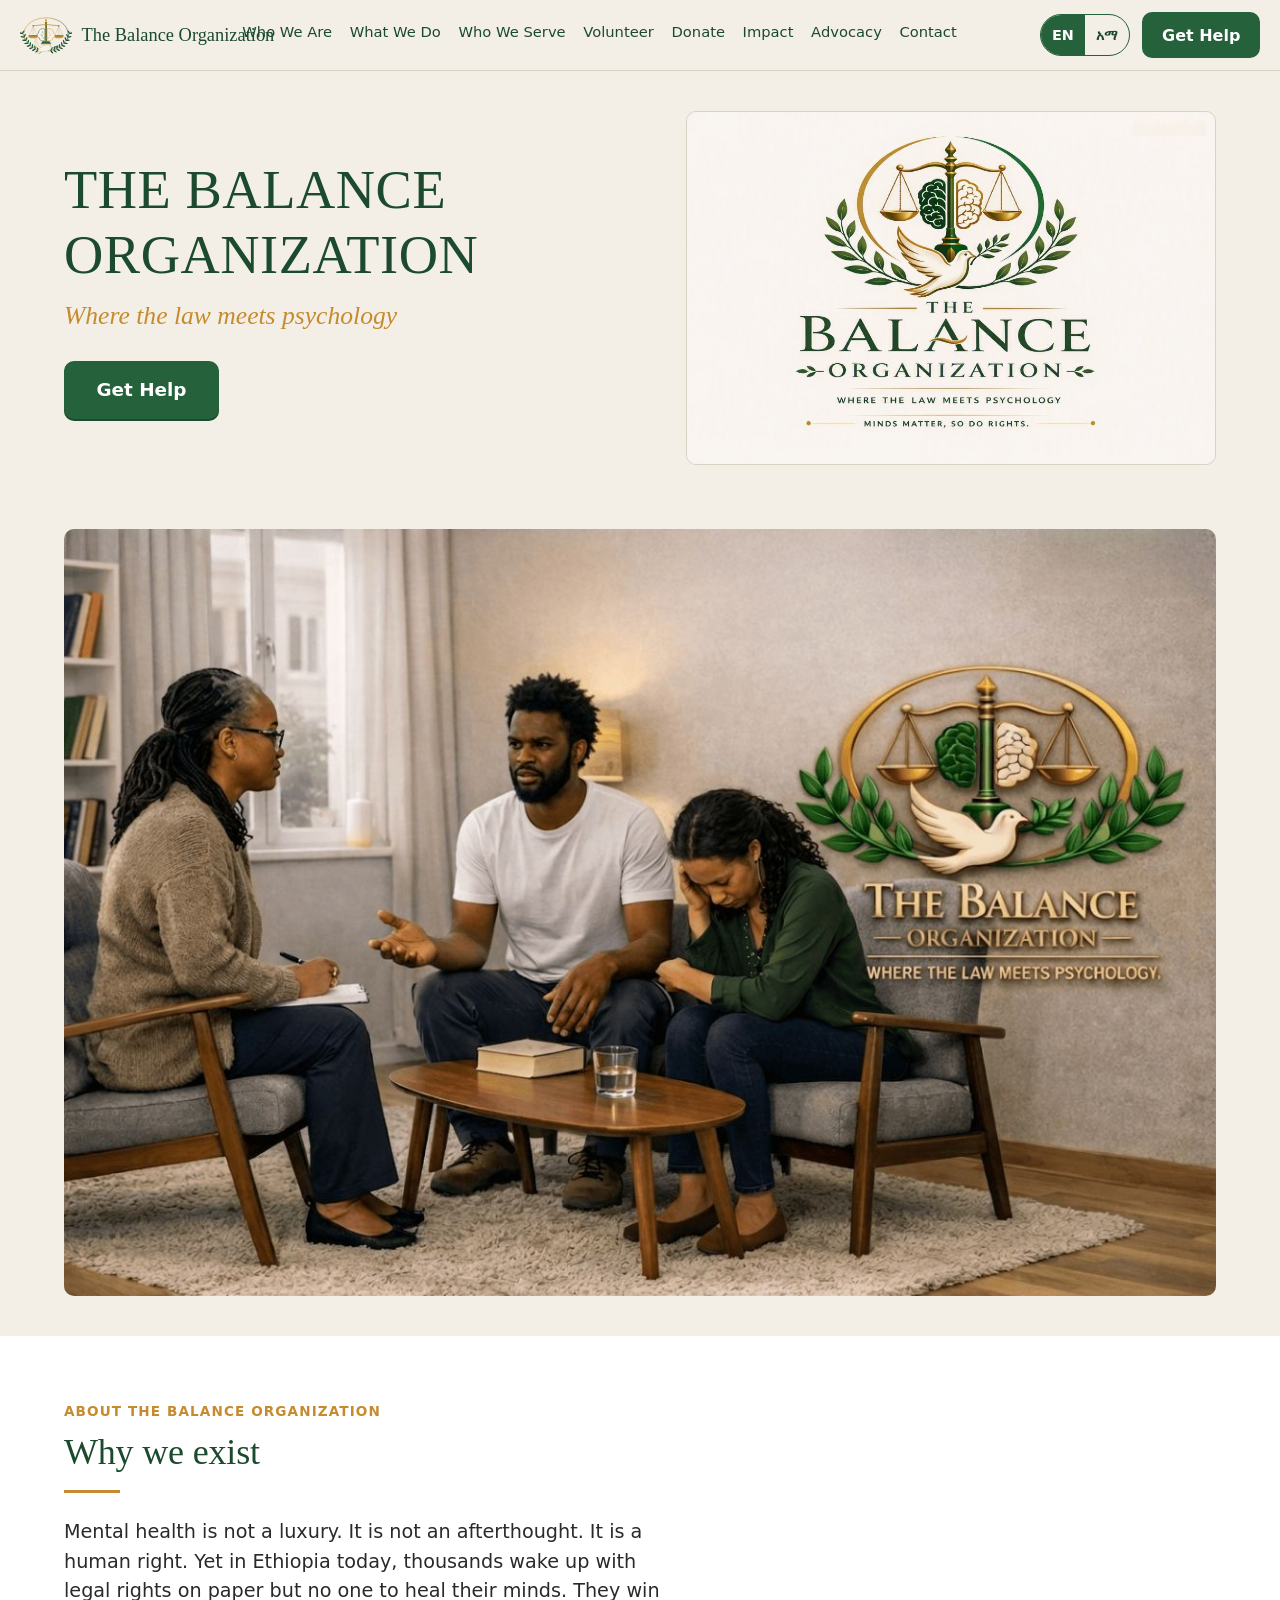
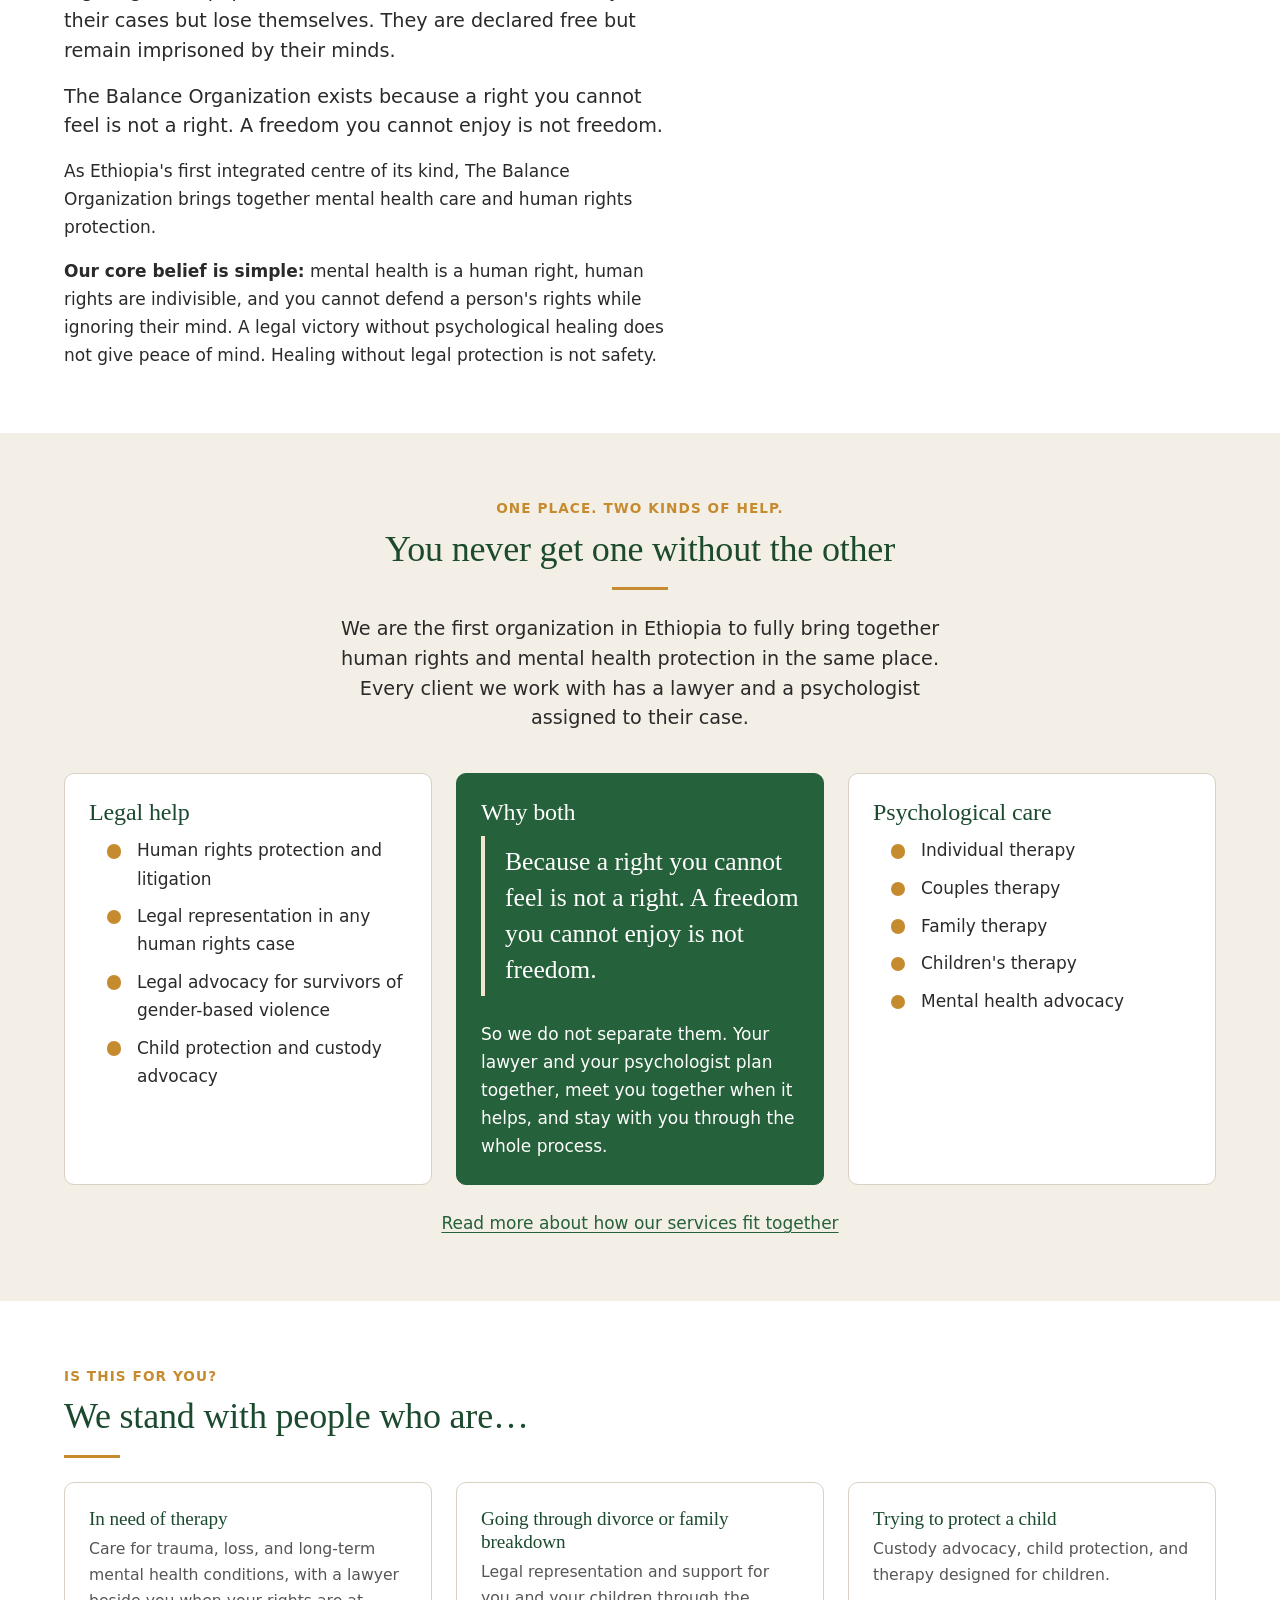
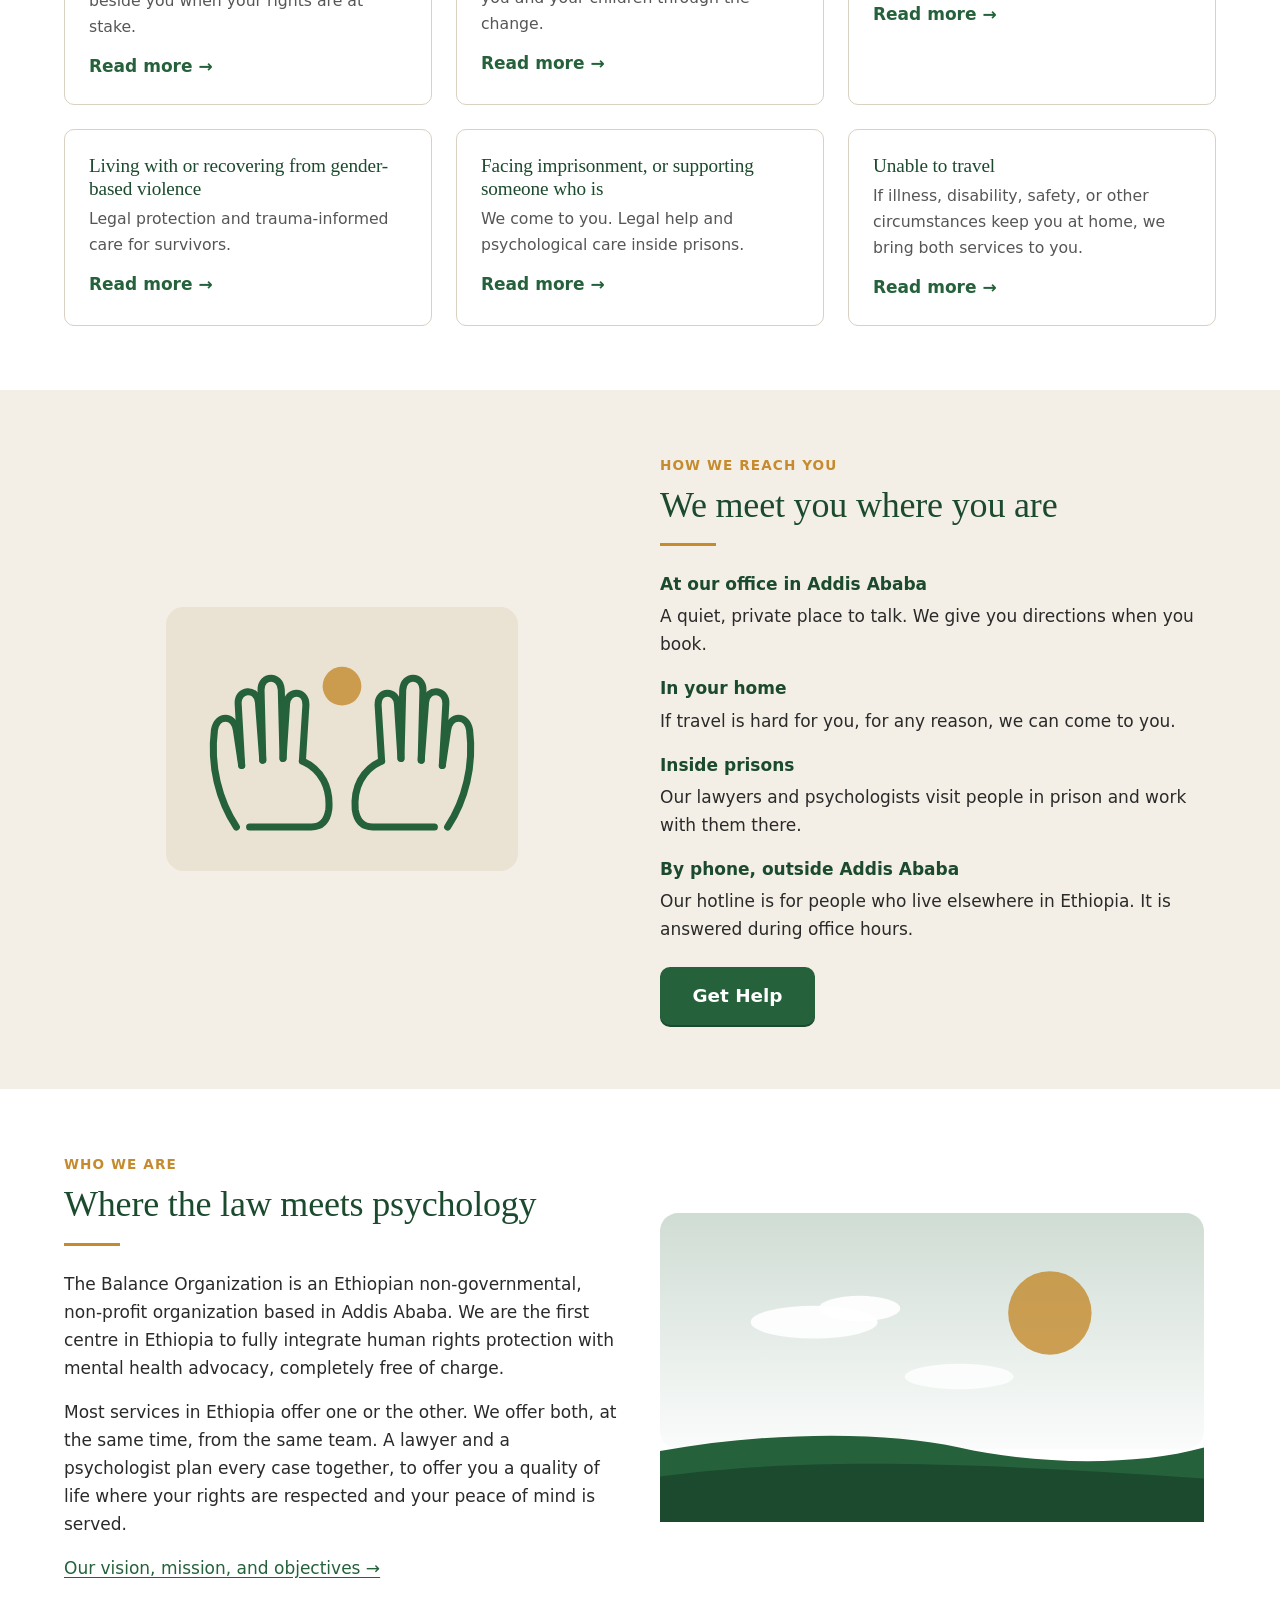
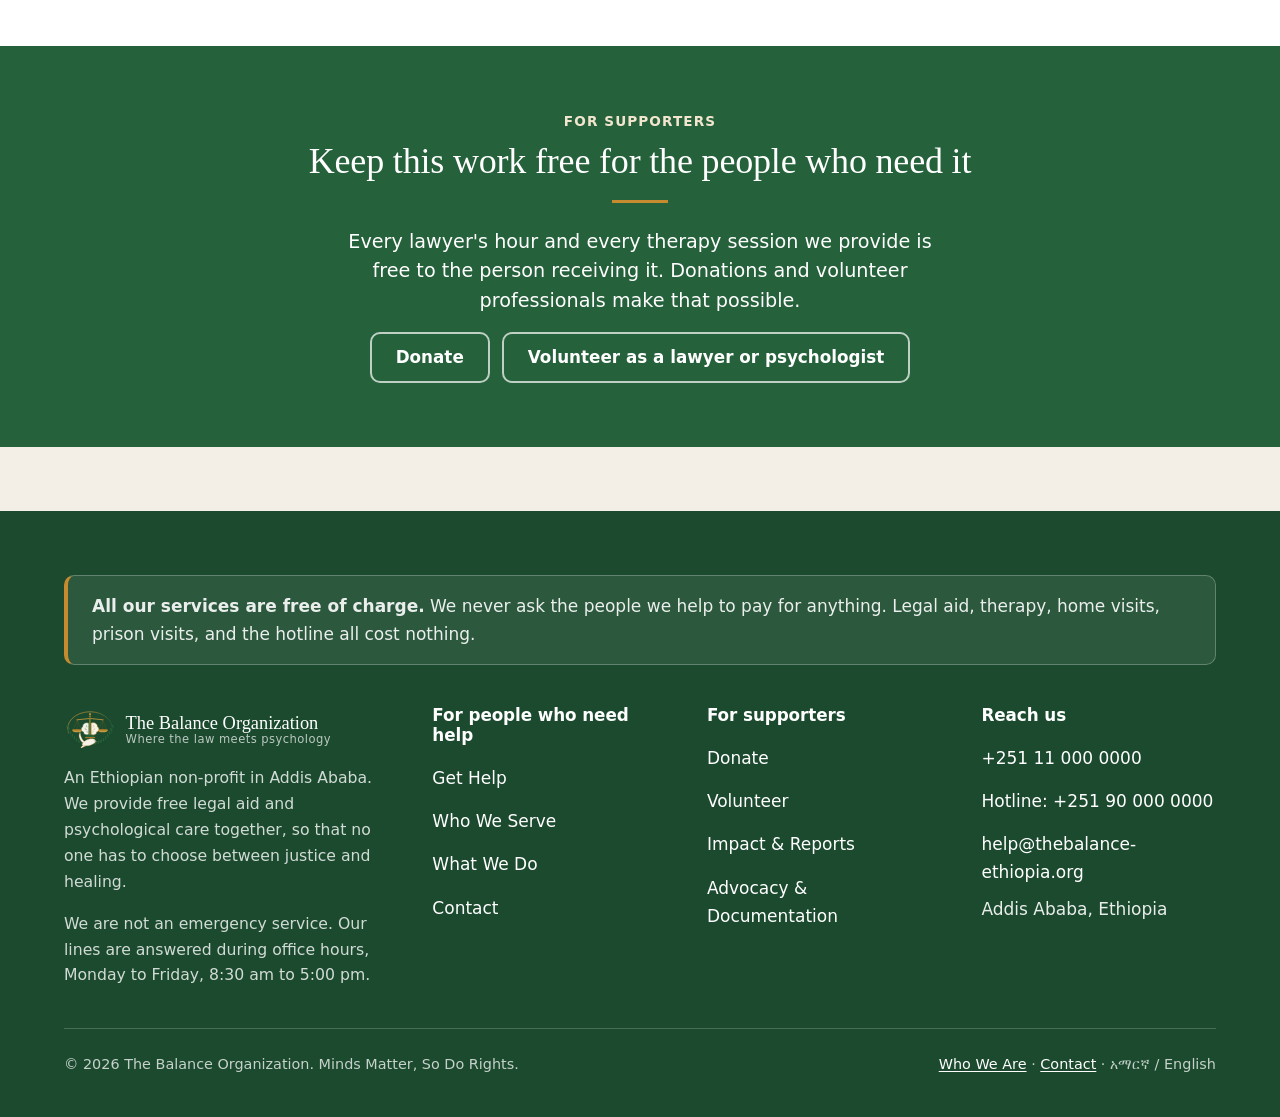
<file: index.html>
<!DOCTYPE html>
<html lang="en">
<head>
  <meta charset="utf-8">
  <meta name="viewport" content="width=device-width, initial-scale=1">
  <title>The Balance Organization</title>
  <meta name="description" content="The Balance Organization: free integrated legal aid and psychological care in Addis Ababa, Ethiopia. Where the law meets psychology.">
  <meta name="theme-color" content="#25613A">
  <link rel="icon" href="favicon.svg" type="image/svg+xml">
  <link rel="stylesheet" href="assets/css/style.css">
</head>
<body>
<a class="skip-link" href="#main">Skip to main content</a>
<header class="site-header">
  <div class="wrap site-header__bar">
    <a class="brand" href="index.html">
      <img class="brand__mark" src="assets/img/mark.svg" alt="" width="36" height="36">
      <span class="brand__name">The Balance Organization</span>
    </a>
    <nav class="site-nav" id="site-nav" aria-label="Main" data-open="false">
      <ul>
          <li><a href="who-we-are.html">Who We Are</a></li>
          <li><a href="what-we-do.html">What We Do</a></li>
          <li><a href="who-we-serve.html">Who We Serve</a></li>
          <li><a href="volunteer.html">Volunteer</a></li>
          <li><a href="donate.html">Donate</a></li>
          <li><a href="impact.html">Impact</a></li>
          <li><a href="advocacy.html">Advocacy</a></li>
          <li><a href="contact.html">Contact</a></li>
      </ul>
    </nav>
    <div class="lang-toggle" role="group" aria-label="Language">
      <button type="button" data-lang="en" aria-pressed="true" lang="en">EN</button>
      <button type="button" data-lang="am" aria-pressed="false" lang="am">አማ</button>
    </div>
    <a class="btn btn--help" href="get-help.html">Get Help</a>
    <button class="nav-toggle" type="button" aria-controls="site-nav" aria-expanded="false">
      <span class="visually-hidden">Menu</span>
      <svg class="icon-menu" viewBox="0 0 24 24" fill="none" stroke="currentColor" stroke-width="2" stroke-linecap="round" aria-hidden="true"><path d="M4 7h16M4 12h16M4 17h16"/></svg>
      <svg class="icon-close" viewBox="0 0 24 24" fill="none" stroke="currentColor" stroke-width="2" stroke-linecap="round" aria-hidden="true"><path d="M6 6l12 12M18 6L6 18"/></svg>
    </button>
  </div>
  <div class="lang-notice" id="lang-notice" hidden>
    <div class="wrap">
      <p><span lang="am">የአማርኛ ገጾች በዝግጅት ላይ ናቸው። እባክዎ ይደውሉልን፦ <a href="tel:+251110000000">+251 11 000 0000</a>።</span><br>
      <span lang="en">Our Amharic pages are being prepared. Please call us on <a href="tel:+251110000000">+251 11 000 0000</a>.</span></p>
      <button type="button" data-close-lang-notice>Close</button>
    </div>
  </div>
</header>

<main id="main">

<section class="hero hero--home">
  <div class="wrap hero__inner">
    <div>
      <h1 class="wordmark">The Balance Organization</h1>
      <p class="tagline">Where the law meets psychology</p>
      <a class="btn btn--help" href="get-help.html">Get Help</a>
    </div>
    <div class="hero__art hero__logo">
      <img src="assets/img/logo.jpg" alt="The Balance Organization logo: scales of justice holding a brain, a dove with an olive branch, and a laurel wreath" width="1000" height="667">
    </div>
  </div>
</section>

<section class="photo-band">
  <div class="wrap">
    <img src="assets/img/session.jpg" alt="A counsellor listening to a couple in a calm sitting room" width="1200" height="799">
  </div>
</section>

<section class="section section--white">
  <div class="wrap">
    <span class="eyebrow">About The Balance Organization</span>
    <h2>Why we exist</h2>
    <hr class="rule">
    <p class="lead measure">Mental health is not a luxury. It is not an afterthought. It is a human right. Yet in Ethiopia today, thousands wake up with legal rights on paper but no one to heal their minds. They win their cases but lose themselves. They are declared free but remain imprisoned by their minds.</p>
    <p class="lead measure">The Balance Organization exists because a right you cannot feel is not a right. A freedom you cannot enjoy is not freedom.</p>
    <p class="measure">As Ethiopia's first integrated centre of its kind, The Balance Organization brings together mental health care and human rights protection.</p>
    <p class="measure"><strong>Our core belief is simple:</strong> mental health is a human right, human rights are indivisible, and you cannot defend a person's rights while ignoring their mind. A legal victory without psychological healing does not give peace of mind. Healing without legal protection is not safety.</p>
  </div>
</section>

<section class="section">
  <div class="wrap">
    <div class="center">
      <span class="eyebrow">One place. Two kinds of help.</span>
      <h2>You never get one without the other</h2>
      <hr class="rule">
      <p class="lead measure">We are the first organization in Ethiopia to fully bring together human rights and mental health protection in the same place. Every client we work with has a lawyer and a psychologist assigned to their case.</p>
    </div>
    <div class="grid grid--3 mt-4">
      <div class="card">
        <h3>Legal help</h3>
        <ul class="checklist">
          <li>Human rights protection and litigation</li>
          <li>Legal representation in any human rights case</li>
          <li>Legal advocacy for survivors of gender-based violence</li>
          <li>Child protection and custody advocacy</li>
        </ul>
      </div>
      <div class="card card--green">
        <h3>Why both</h3>
        <p class="quote-block" style="margin-top:0">Because a right you cannot feel is not a right. A freedom you cannot enjoy is not freedom.</p>
        <p>So we do not separate them. Your lawyer and your psychologist plan together, meet you together when it helps, and stay with you through the whole process.</p>
      </div>
      <div class="card">
        <h3>Psychological care</h3>
        <ul class="checklist">
          <li>Individual therapy</li>
          <li>Couples therapy</li>
          <li>Family therapy</li>
          <li>Children's therapy</li>
          <li>Mental health advocacy</li>
        </ul>
      </div>
    </div>
    <p class="center mt-3"><a href="what-we-do.html">Read more about how our services fit together</a></p>
  </div>
</section>

<section class="section section--white">
  <div class="wrap">
    <span class="eyebrow">Is this for you?</span>
    <h2>We stand with people who are&hellip;</h2>
    <hr class="rule">
    <div class="grid grid--3">
      <a class="tile" href="who-we-serve.html#therapy">
        <h3>In need of therapy</h3>
        <p>Care for trauma, loss, and long-term mental health conditions, with a lawyer beside you when your rights are at stake.</p>
        <span class="tile__go">Read more &rarr;</span>
      </a>
      <a class="tile" href="who-we-serve.html#divorce">
        <h3>Going through divorce or family breakdown</h3>
        <p>Legal representation and support for you and your children through the change.</p>
        <span class="tile__go">Read more &rarr;</span>
      </a>
      <a class="tile" href="who-we-serve.html#children">
        <h3>Trying to protect a child</h3>
        <p>Custody advocacy, child protection, and therapy designed for children.</p>
        <span class="tile__go">Read more &rarr;</span>
      </a>
      <a class="tile" href="who-we-serve.html#violence">
        <h3>Living with or recovering from gender-based violence</h3>
        <p>Legal protection and trauma-informed care for survivors.</p>
        <span class="tile__go">Read more &rarr;</span>
      </a>
      <a class="tile" href="who-we-serve.html#prison">
        <h3>Facing imprisonment, or supporting someone who is</h3>
        <p>We come to you. Legal help and psychological care inside prisons.</p>
        <span class="tile__go">Read more &rarr;</span>
      </a>
      <a class="tile" href="who-we-serve.html#mobility">
        <h3>Unable to travel</h3>
        <p>If illness, disability, safety, or other circumstances keep you at home, we bring both services to you.</p>
        <span class="tile__go">Read more &rarr;</span>
      </a>
    </div>
  </div>
</section>

<section class="section">
  <div class="wrap two-up two-up--art-left">
    <div class="two-up__art art">
      <img src="assets/img/hands.svg" alt="" width="400" height="300">
    </div>
    <div>
      <span class="eyebrow">How we reach you</span>
      <h2>We meet you where you are</h2>
      <hr class="rule">
      <dl class="definition">
        <dt>At our office in Addis Ababa</dt>
        <dd>A quiet, private place to talk. We give you directions when you book.</dd>
        <dt>In your home</dt>
        <dd>If travel is hard for you, for any reason, we can come to you.</dd>
        <dt>Inside prisons</dt>
        <dd>Our lawyers and psychologists visit people in prison and work with them there.</dd>
        <dt>By phone, outside Addis Ababa</dt>
        <dd>Our hotline is for people who live elsewhere in Ethiopia. It is answered during office hours.</dd>
      </dl>
      <p class="mt-3"><a class="btn btn--help" href="get-help.html">Get Help</a></p>
    </div>
  </div>
</section>

<section class="section section--white">
  <div class="wrap two-up">
    <div>
      <span class="eyebrow">Who we are</span>
      <h2>Where the law meets psychology</h2>
      <hr class="rule">
      <p class="measure">The Balance Organization is an Ethiopian non-governmental, non-profit organization based in Addis Ababa. We are the first centre in Ethiopia to fully integrate human rights protection with mental health advocacy, completely free of charge.</p>
      <p class="measure">Most services in Ethiopia offer one or the other. We offer both, at the same time, from the same team. A lawyer and a psychologist plan every case together, to offer you a quality of life where your rights are respected and your peace of mind is served.</p>
      <p><a href="who-we-are.html">Our vision, mission, and objectives &rarr;</a></p>
    </div>
    <div class="two-up__art art--wide">
      <img src="assets/img/sky.svg" alt="" width="600" height="340">
    </div>
  </div>
</section>

<section class="section section--green">
  <div class="wrap center">
    <span class="eyebrow">For supporters</span>
    <h2>Keep this work free for the people who need it</h2>
    <hr class="rule">
    <p class="lead measure">Every lawyer's hour and every therapy session we provide is free to the person receiving it. Donations and volunteer professionals make that possible.</p>
    <div class="flow-actions" style="justify-content:center">
      <a class="btn btn--secondary" href="donate.html">Donate</a>
      <a class="btn btn--secondary" href="volunteer.html">Volunteer as a lawyer or psychologist</a>
    </div>
  </div>
</section>

</main>
<footer class="site-footer">
  <div class="wrap">
    <div class="footer-free">
      <p><strong>All our services are free of charge.</strong> We never ask the people we help to pay for anything. Legal aid, therapy, home visits, prison visits, and the hotline all cost nothing.</p>
    </div>
    <div class="footer-grid">
      <div class="footer-brand">
        <a class="brand" href="index.html">
          <img class="brand__mark" src="assets/img/mark.svg" alt="" width="36" height="36">
          <span class="brand__name">The Balance Organization<small>Where the law meets psychology</small></span>
        </a>
        <p>An Ethiopian non-profit in Addis Ababa. We provide free legal aid and psychological care together, so that no one has to choose between justice and healing.</p>
        <p>We are not an emergency service. Our lines are answered during office hours, Monday to Friday, 8:30 am to 5:00 pm.</p>
      </div>
      <div>
        <h2>For people who need help</h2>
        <ul>
          <li><a href="get-help.html">Get Help</a></li>
          <li><a href="who-we-serve.html">Who We Serve</a></li>
          <li><a href="what-we-do.html">What We Do</a></li>
          <li><a href="contact.html">Contact</a></li>
        </ul>
      </div>
      <div>
        <h2>For supporters</h2>
        <ul>
          <li><a href="donate.html">Donate</a></li>
          <li><a href="volunteer.html">Volunteer</a></li>
          <li><a href="impact.html">Impact &amp; Reports</a></li>
          <li><a href="advocacy.html">Advocacy &amp; Documentation</a></li>
        </ul>
      </div>
      <div>
        <h2>Reach us</h2>
        <ul>
          <li><a href="tel:+251110000000">+251 11 000 0000</a></li>
          <li><a href="tel:+251900000000">Hotline: +251 90 000 0000</a></li>
          <li><a href="mailto:help@thebalance-ethiopia.org">help@thebalance-ethiopia.org</a></li>
          <li>Addis Ababa, Ethiopia</li>
        </ul>
      </div>
    </div>
    <div class="footer-bottom">
      <p>&copy; <span id="year">2026</span> The Balance Organization. Minds Matter, So Do Rights.</p>
      <p><a href="who-we-are.html">Who We Are</a> &middot; <a href="contact.html">Contact</a> &middot; <span lang="am">አማርኛ</span> / English</p>
    </div>
  </div>
</footer>
<script src="assets/js/main.js"></script>
</body>
</html>
</file>
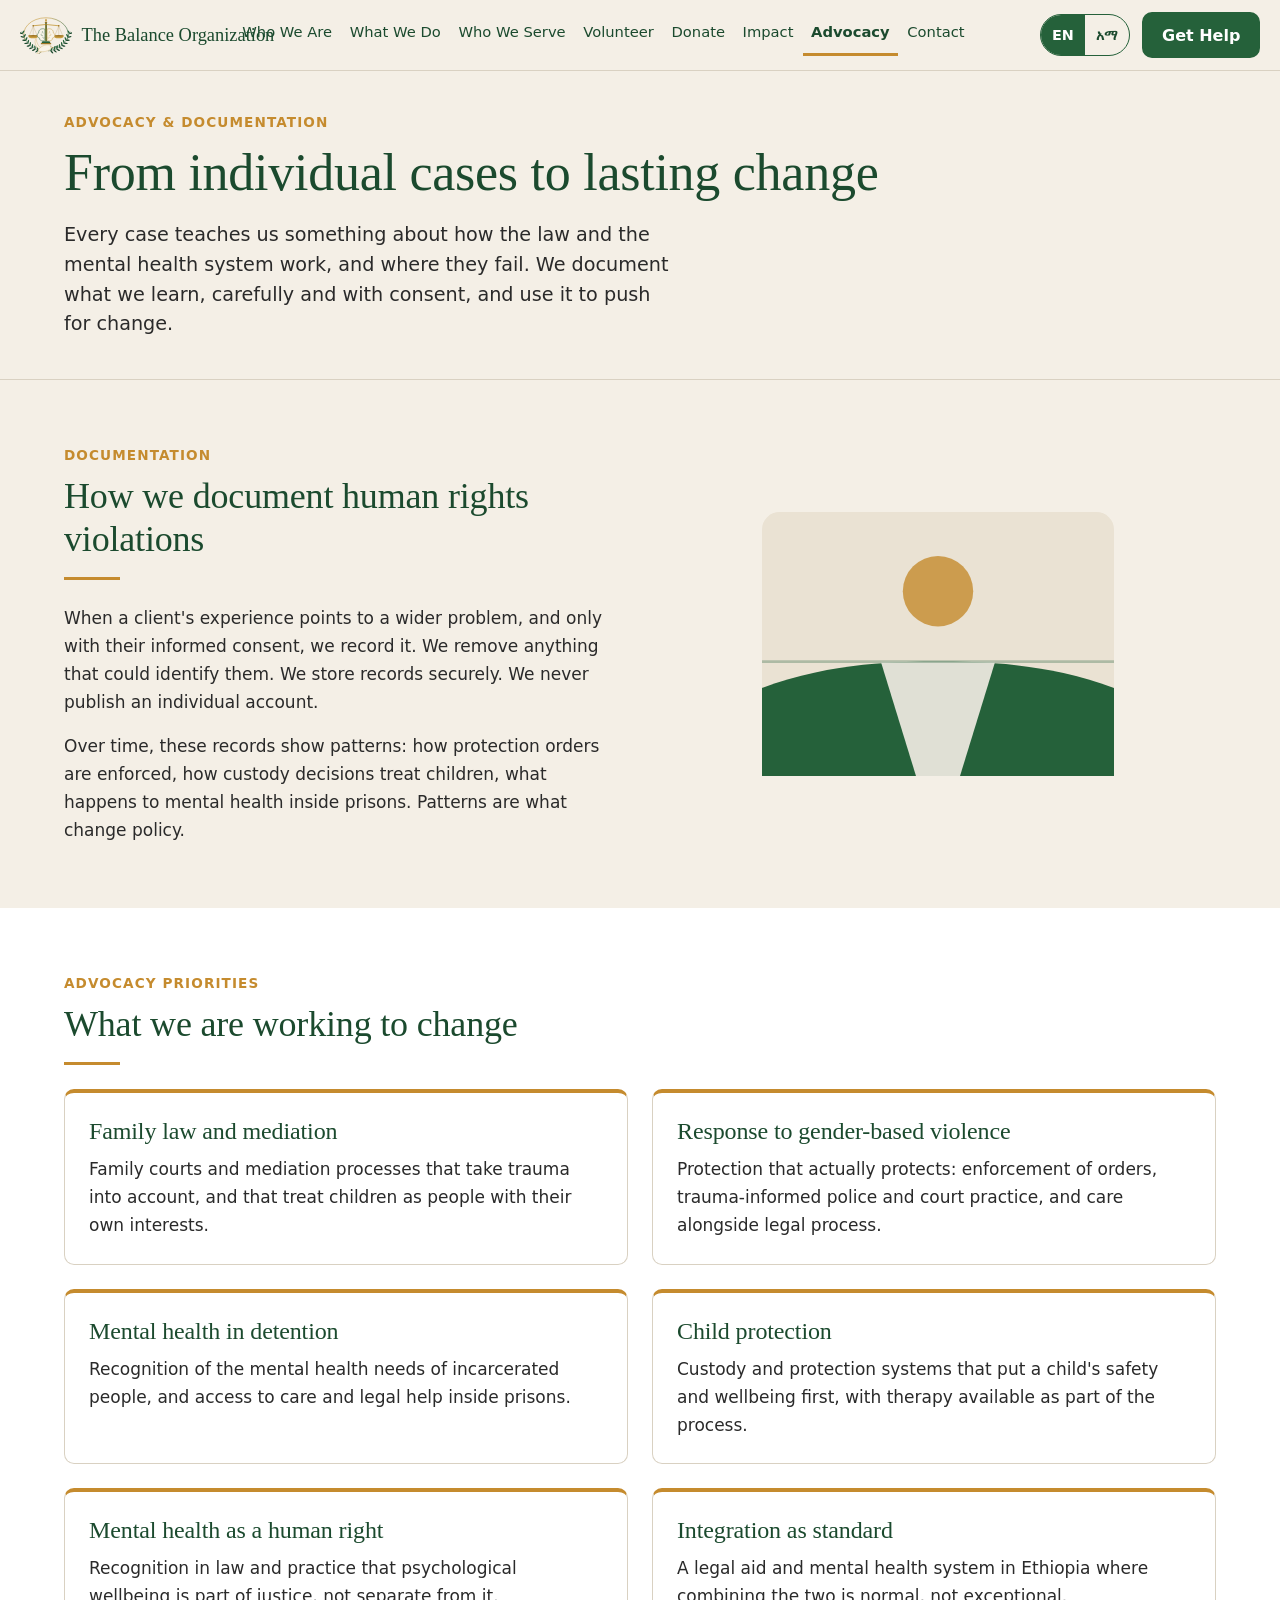
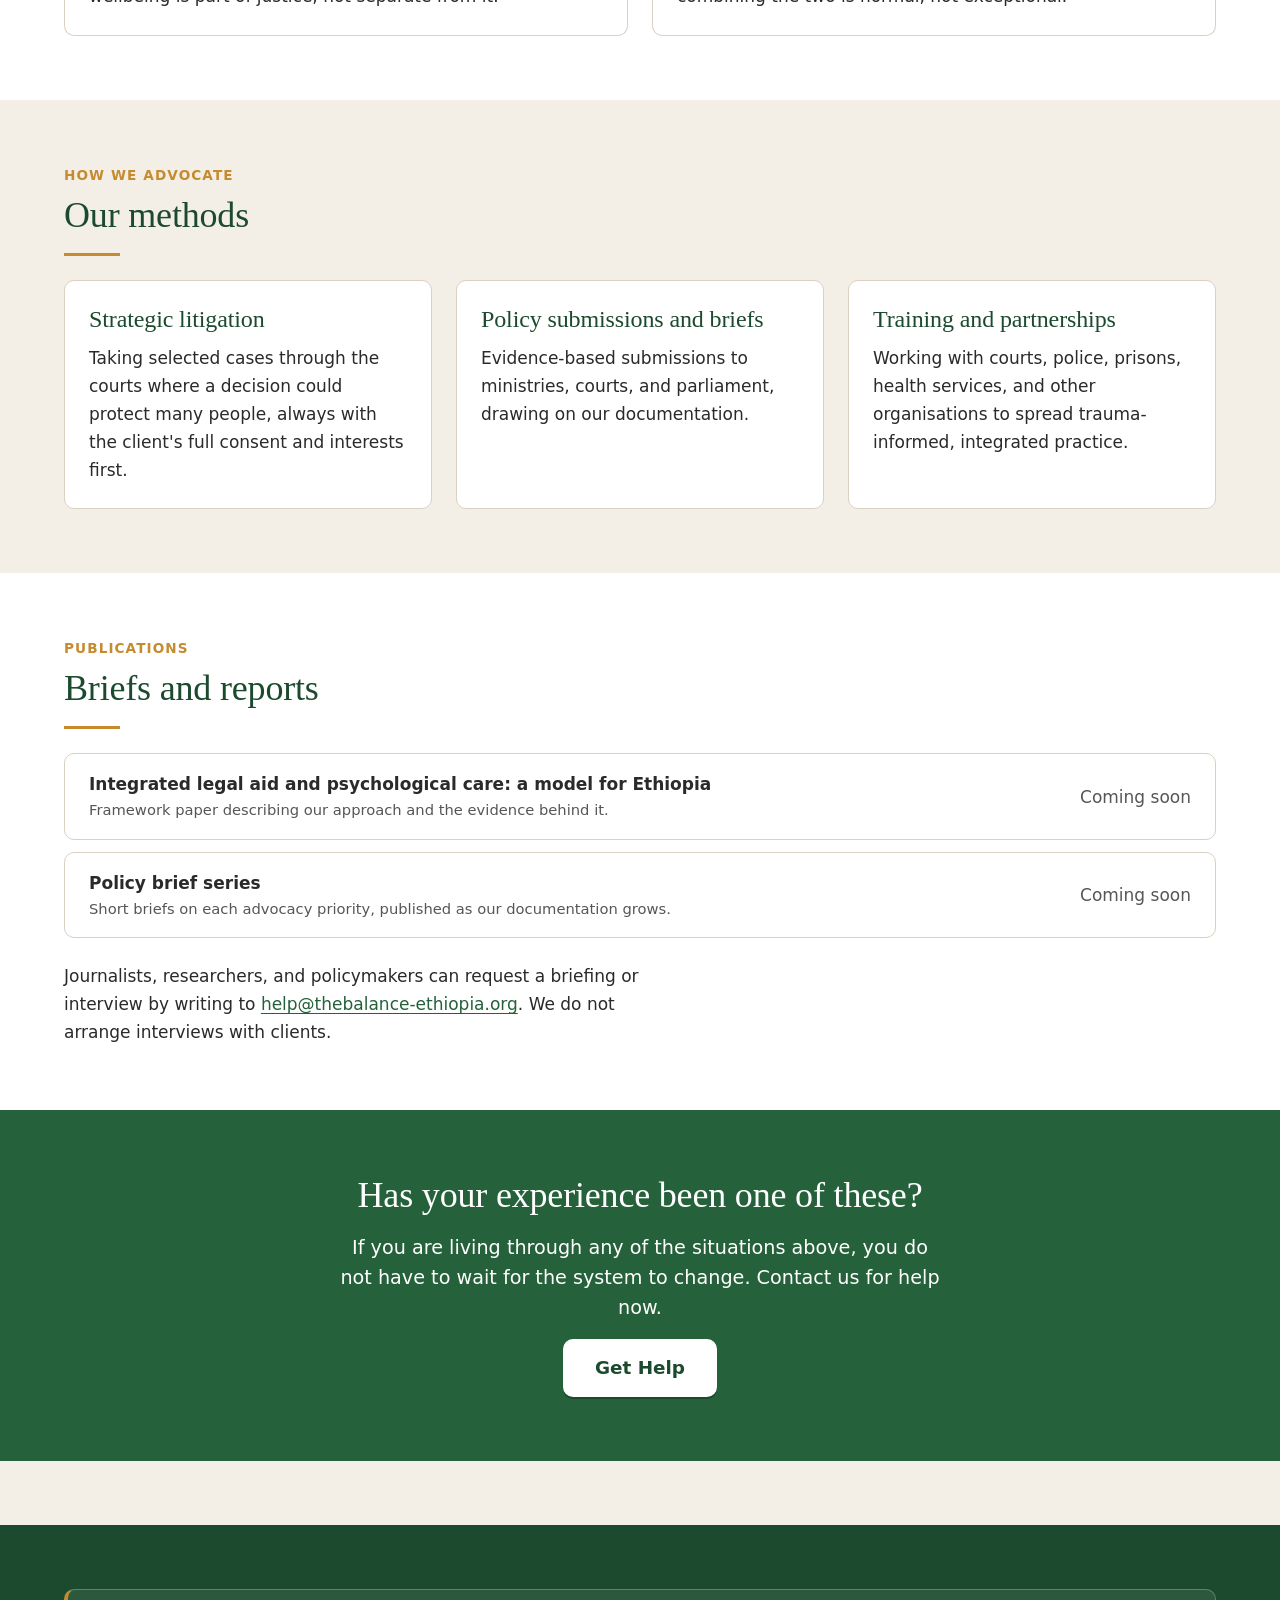
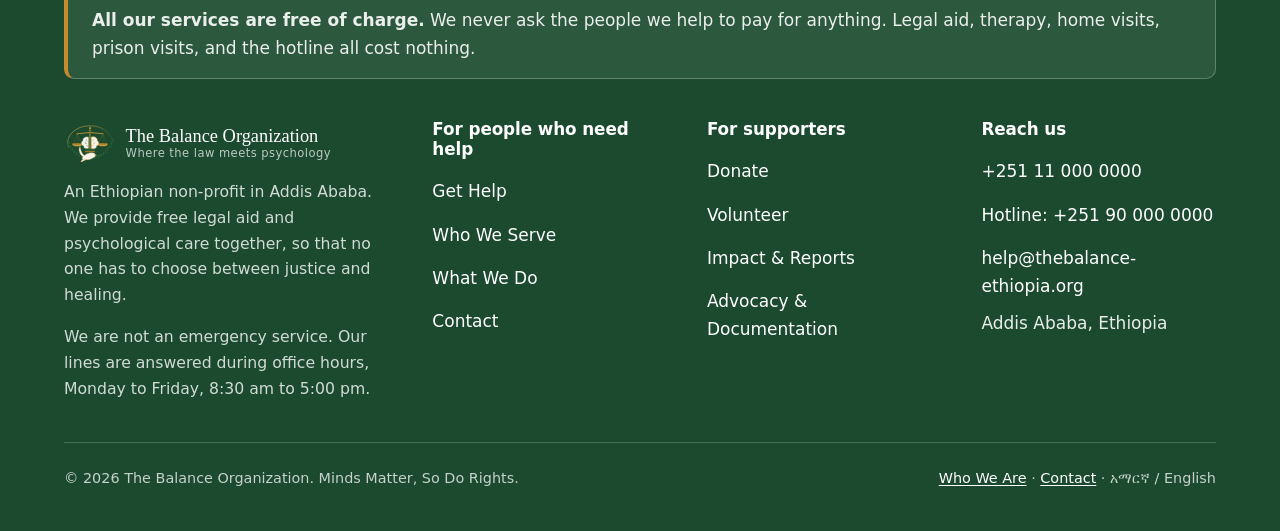
<file: advocacy.html>
<!DOCTYPE html>
<html lang="en">
<head>
  <meta charset="utf-8">
  <meta name="viewport" content="width=device-width, initial-scale=1">
  <title>Advocacy & Documentation · The Balance Organization</title>
  <meta name="description" content="How we document human rights violations with consent and use what we learn to change law and practice in Ethiopia.">
  <meta name="theme-color" content="#25613A">
  <link rel="icon" href="favicon.svg" type="image/svg+xml">
  <link rel="stylesheet" href="assets/css/style.css">
</head>
<body>
<a class="skip-link" href="#main">Skip to main content</a>
<header class="site-header">
  <div class="wrap site-header__bar">
    <a class="brand" href="index.html">
      <img class="brand__mark" src="assets/img/mark.svg" alt="" width="36" height="36">
      <span class="brand__name">The Balance Organization</span>
    </a>
    <nav class="site-nav" id="site-nav" aria-label="Main" data-open="false">
      <ul>
          <li><a href="who-we-are.html">Who We Are</a></li>
          <li><a href="what-we-do.html">What We Do</a></li>
          <li><a href="who-we-serve.html">Who We Serve</a></li>
          <li><a href="volunteer.html">Volunteer</a></li>
          <li><a href="donate.html">Donate</a></li>
          <li><a href="impact.html">Impact</a></li>
          <li><a href="advocacy.html" aria-current="page">Advocacy</a></li>
          <li><a href="contact.html">Contact</a></li>
      </ul>
    </nav>
    <div class="lang-toggle" role="group" aria-label="Language">
      <button type="button" data-lang="en" aria-pressed="true" lang="en">EN</button>
      <button type="button" data-lang="am" aria-pressed="false" lang="am">አማ</button>
    </div>
    <a class="btn btn--help" href="get-help.html">Get Help</a>
    <button class="nav-toggle" type="button" aria-controls="site-nav" aria-expanded="false">
      <span class="visually-hidden">Menu</span>
      <svg class="icon-menu" viewBox="0 0 24 24" fill="none" stroke="currentColor" stroke-width="2" stroke-linecap="round" aria-hidden="true"><path d="M4 7h16M4 12h16M4 17h16"/></svg>
      <svg class="icon-close" viewBox="0 0 24 24" fill="none" stroke="currentColor" stroke-width="2" stroke-linecap="round" aria-hidden="true"><path d="M6 6l12 12M18 6L6 18"/></svg>
    </button>
  </div>
  <div class="lang-notice" id="lang-notice" hidden>
    <div class="wrap">
      <p><span lang="am">የአማርኛ ገጾች በዝግጅት ላይ ናቸው። እባክዎ ይደውሉልን፦ <a href="tel:+251110000000">+251 11 000 0000</a>።</span><br>
      <span lang="en">Our Amharic pages are being prepared. Please call us on <a href="tel:+251110000000">+251 11 000 0000</a>.</span></p>
      <button type="button" data-close-lang-notice>Close</button>
    </div>
  </div>
</header>

<main id="main">

<section class="hero--page">
  <div class="wrap">
    <span class="eyebrow">Advocacy &amp; Documentation</span>
    <h1>From individual cases to lasting change</h1>
    <p class="lead measure">Every case teaches us something about how the law and the mental health system work, and where they fail. We document what we learn, carefully and with consent, and use it to push for change.</p>
  </div>
</section>

<section class="section">
  <div class="wrap two-up">
    <div>
      <span class="eyebrow">Documentation</span>
      <h2>How we document human rights violations</h2>
      <hr class="rule">
      <p class="measure">When a client's experience points to a wider problem, and only with their informed consent, we record it. We remove anything that could identify them. We store records securely. We never publish an individual account.</p>
      <p class="measure">Over time, these records show patterns: how protection orders are enforced, how custody decisions treat children, what happens to mental health inside prisons. Patterns are what change policy.</p>
    </div>
    <div class="two-up__art art">
      <img src="assets/img/path.svg" alt="" width="400" height="300">
    </div>
  </div>
</section>

<section class="section section--white">
  <div class="wrap">
    <span class="eyebrow">Advocacy priorities</span>
    <h2>What we are working to change</h2>
    <hr class="rule">
    <div class="grid grid--2">
      <div class="card card--accent">
        <h3>Family law and mediation</h3>
        <p>Family courts and mediation processes that take trauma into account, and that treat children as people with their own interests.</p>
      </div>
      <div class="card card--accent">
        <h3>Response to gender-based violence</h3>
        <p>Protection that actually protects: enforcement of orders, trauma-informed police and court practice, and care alongside legal process.</p>
      </div>
      <div class="card card--accent">
        <h3>Mental health in detention</h3>
        <p>Recognition of the mental health needs of incarcerated people, and access to care and legal help inside prisons.</p>
      </div>
      <div class="card card--accent">
        <h3>Child protection</h3>
        <p>Custody and protection systems that put a child's safety and wellbeing first, with therapy available as part of the process.</p>
      </div>
      <div class="card card--accent">
        <h3>Mental health as a human right</h3>
        <p>Recognition in law and practice that psychological wellbeing is part of justice, not separate from it.</p>
      </div>
      <div class="card card--accent">
        <h3>Integration as standard</h3>
        <p>A legal aid and mental health system in Ethiopia where combining the two is normal, not exceptional.</p>
      </div>
    </div>
  </div>
</section>

<section class="section">
  <div class="wrap">
    <span class="eyebrow">How we advocate</span>
    <h2>Our methods</h2>
    <hr class="rule">
    <div class="grid grid--3">
      <div class="card">
        <h3>Strategic litigation</h3>
        <p>Taking selected cases through the courts where a decision could protect many people, always with the client's full consent and interests first.</p>
      </div>
      <div class="card">
        <h3>Policy submissions and briefs</h3>
        <p>Evidence-based submissions to ministries, courts, and parliament, drawing on our documentation.</p>
      </div>
      <div class="card">
        <h3>Training and partnerships</h3>
        <p>Working with courts, police, prisons, health services, and other organisations to spread trauma-informed, integrated practice.</p>
      </div>
    </div>
  </div>
</section>

<section class="section section--white" id="publications">
  <div class="wrap">
    <span class="eyebrow">Publications</span>
    <h2>Briefs and reports</h2>
    <hr class="rule">
    <ul class="report-list">
      <li>
        <div>
          <strong>Integrated legal aid and psychological care: a model for Ethiopia</strong>
          <span class="report__meta">Framework paper describing our approach and the evidence behind it.</span>
        </div>
        <span class="muted">Coming soon</span>
      </li>
      <li>
        <div>
          <strong>Policy brief series</strong>
          <span class="report__meta">Short briefs on each advocacy priority, published as our documentation grows.</span>
        </div>
        <span class="muted">Coming soon</span>
      </li>
    </ul>
    <p class="mt-3 measure">Journalists, researchers, and policymakers can request a briefing or interview by writing to <a href="mailto:help@thebalance-ethiopia.org">help@thebalance-ethiopia.org</a>. We do not arrange interviews with clients.</p>
  </div>
</section>

<section class="section section--green">
  <div class="wrap center">
    <h2>Has your experience been one of these?</h2>
    <p class="lead measure">If you are living through any of the situations above, you do not have to wait for the system to change. Contact us for help now.</p>
    <a class="btn btn--help" href="get-help.html">Get Help</a>
  </div>
</section>

</main>
<footer class="site-footer">
  <div class="wrap">
    <div class="footer-free">
      <p><strong>All our services are free of charge.</strong> We never ask the people we help to pay for anything. Legal aid, therapy, home visits, prison visits, and the hotline all cost nothing.</p>
    </div>
    <div class="footer-grid">
      <div class="footer-brand">
        <a class="brand" href="index.html">
          <img class="brand__mark" src="assets/img/mark.svg" alt="" width="36" height="36">
          <span class="brand__name">The Balance Organization<small>Where the law meets psychology</small></span>
        </a>
        <p>An Ethiopian non-profit in Addis Ababa. We provide free legal aid and psychological care together, so that no one has to choose between justice and healing.</p>
        <p>We are not an emergency service. Our lines are answered during office hours, Monday to Friday, 8:30 am to 5:00 pm.</p>
      </div>
      <div>
        <h2>For people who need help</h2>
        <ul>
          <li><a href="get-help.html">Get Help</a></li>
          <li><a href="who-we-serve.html">Who We Serve</a></li>
          <li><a href="what-we-do.html">What We Do</a></li>
          <li><a href="contact.html">Contact</a></li>
        </ul>
      </div>
      <div>
        <h2>For supporters</h2>
        <ul>
          <li><a href="donate.html">Donate</a></li>
          <li><a href="volunteer.html">Volunteer</a></li>
          <li><a href="impact.html">Impact &amp; Reports</a></li>
          <li><a href="advocacy.html">Advocacy &amp; Documentation</a></li>
        </ul>
      </div>
      <div>
        <h2>Reach us</h2>
        <ul>
          <li><a href="tel:+251110000000">+251 11 000 0000</a></li>
          <li><a href="tel:+251900000000">Hotline: +251 90 000 0000</a></li>
          <li><a href="mailto:help@thebalance-ethiopia.org">help@thebalance-ethiopia.org</a></li>
          <li>Addis Ababa, Ethiopia</li>
        </ul>
      </div>
    </div>
    <div class="footer-bottom">
      <p>&copy; <span id="year">2026</span> The Balance Organization. Minds Matter, So Do Rights.</p>
      <p><a href="who-we-are.html">Who We Are</a> &middot; <a href="contact.html">Contact</a> &middot; <span lang="am">አማርኛ</span> / English</p>
    </div>
  </div>
</footer>
<script src="assets/js/main.js"></script>
</body>
</html>
</file>
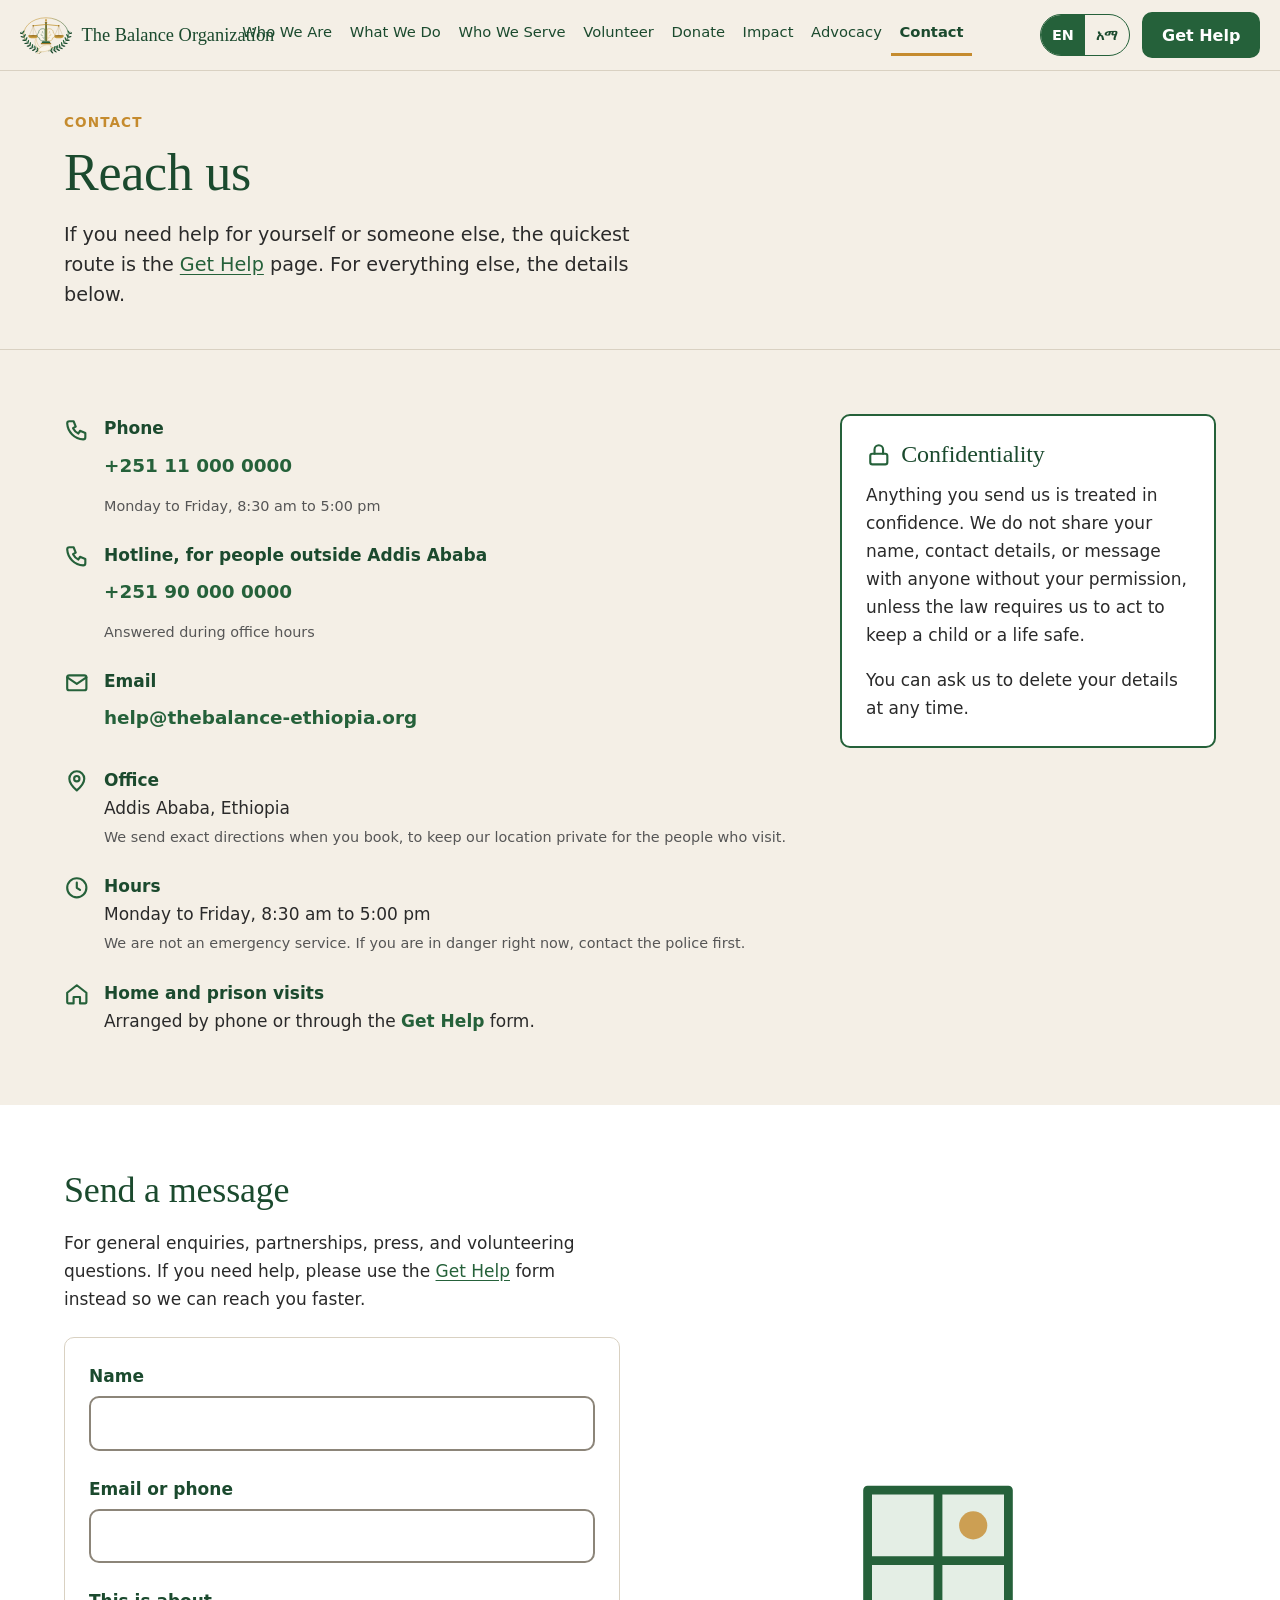
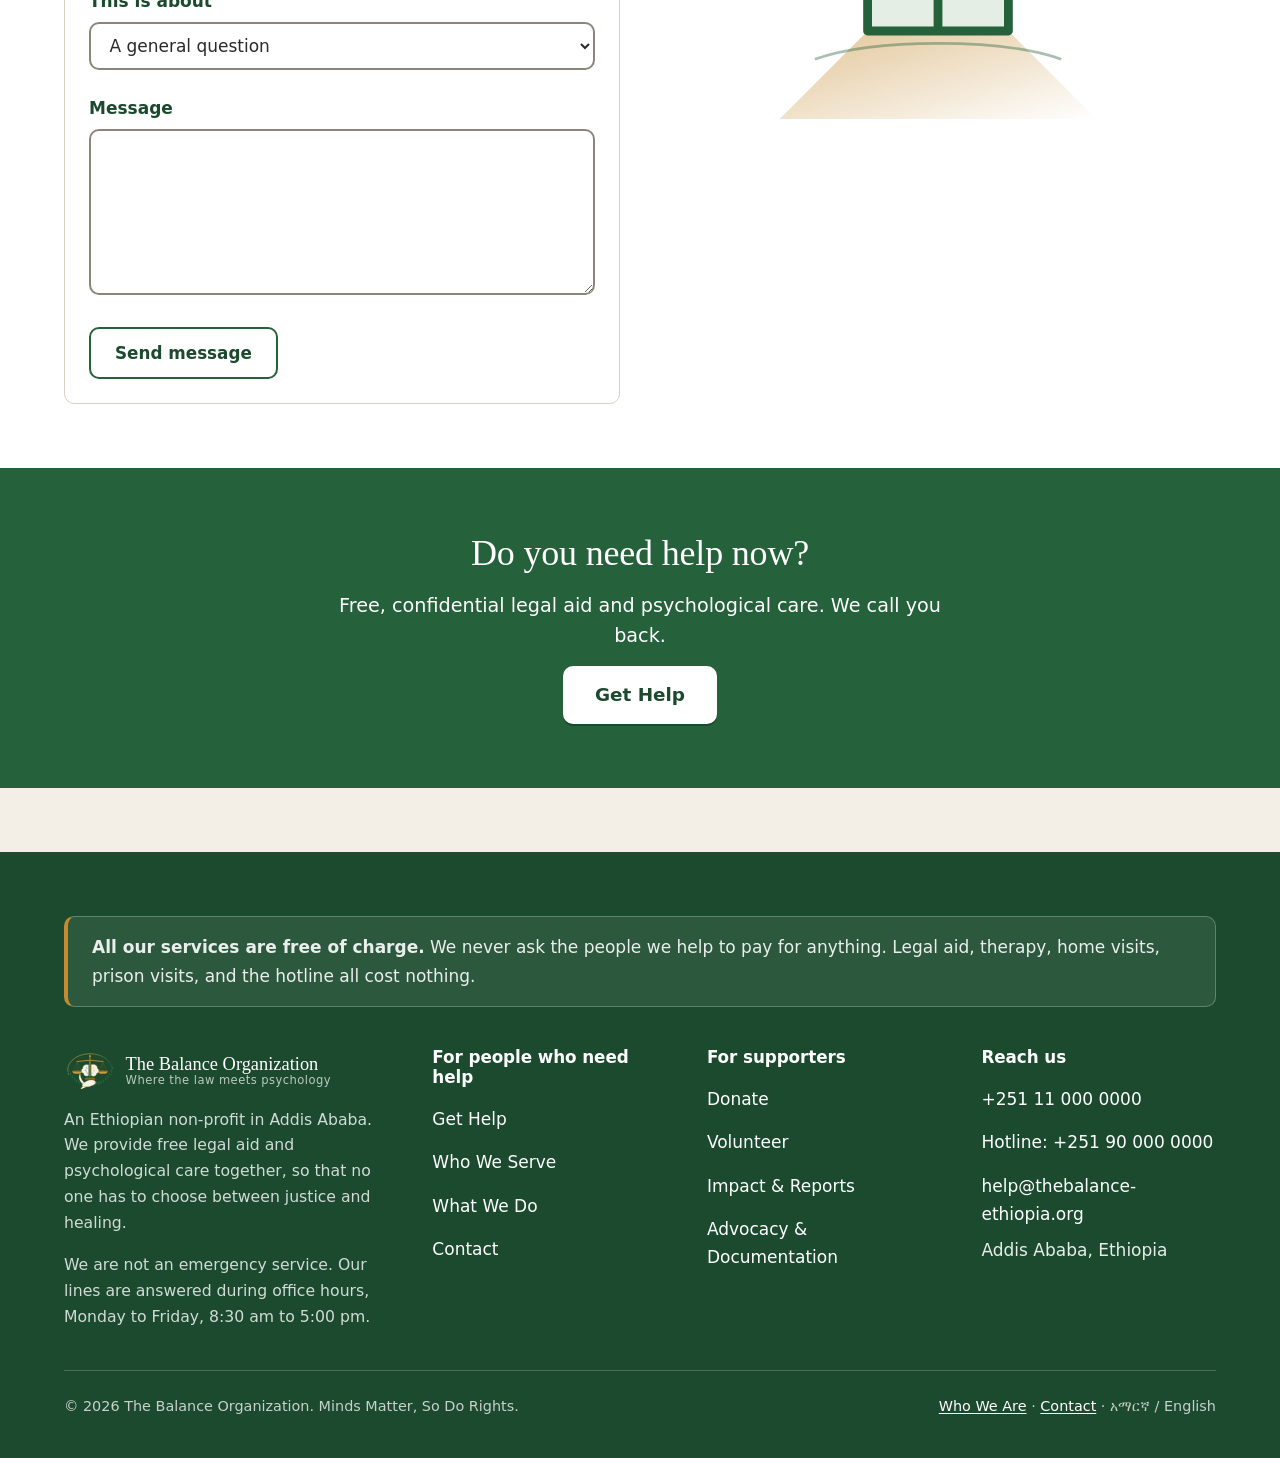
<file: contact.html>
<!DOCTYPE html>
<html lang="en">
<head>
  <meta charset="utf-8">
  <meta name="viewport" content="width=device-width, initial-scale=1">
  <title>Contact · The Balance Organization</title>
  <meta name="description" content="Phone, hotline, email, and office details for The Balance Organization in Addis Ababa. Confidential.">
  <meta name="theme-color" content="#25613A">
  <link rel="icon" href="favicon.svg" type="image/svg+xml">
  <link rel="stylesheet" href="assets/css/style.css">
</head>
<body>
<a class="skip-link" href="#main">Skip to main content</a>
<header class="site-header">
  <div class="wrap site-header__bar">
    <a class="brand" href="index.html">
      <img class="brand__mark" src="assets/img/mark.svg" alt="" width="36" height="36">
      <span class="brand__name">The Balance Organization</span>
    </a>
    <nav class="site-nav" id="site-nav" aria-label="Main" data-open="false">
      <ul>
          <li><a href="who-we-are.html">Who We Are</a></li>
          <li><a href="what-we-do.html">What We Do</a></li>
          <li><a href="who-we-serve.html">Who We Serve</a></li>
          <li><a href="volunteer.html">Volunteer</a></li>
          <li><a href="donate.html">Donate</a></li>
          <li><a href="impact.html">Impact</a></li>
          <li><a href="advocacy.html">Advocacy</a></li>
          <li><a href="contact.html" aria-current="page">Contact</a></li>
      </ul>
    </nav>
    <div class="lang-toggle" role="group" aria-label="Language">
      <button type="button" data-lang="en" aria-pressed="true" lang="en">EN</button>
      <button type="button" data-lang="am" aria-pressed="false" lang="am">አማ</button>
    </div>
    <a class="btn btn--help" href="get-help.html">Get Help</a>
    <button class="nav-toggle" type="button" aria-controls="site-nav" aria-expanded="false">
      <span class="visually-hidden">Menu</span>
      <svg class="icon-menu" viewBox="0 0 24 24" fill="none" stroke="currentColor" stroke-width="2" stroke-linecap="round" aria-hidden="true"><path d="M4 7h16M4 12h16M4 17h16"/></svg>
      <svg class="icon-close" viewBox="0 0 24 24" fill="none" stroke="currentColor" stroke-width="2" stroke-linecap="round" aria-hidden="true"><path d="M6 6l12 12M18 6L6 18"/></svg>
    </button>
  </div>
  <div class="lang-notice" id="lang-notice" hidden>
    <div class="wrap">
      <p><span lang="am">የአማርኛ ገጾች በዝግጅት ላይ ናቸው። እባክዎ ይደውሉልን፦ <a href="tel:+251110000000">+251 11 000 0000</a>።</span><br>
      <span lang="en">Our Amharic pages are being prepared. Please call us on <a href="tel:+251110000000">+251 11 000 0000</a>.</span></p>
      <button type="button" data-close-lang-notice>Close</button>
    </div>
  </div>
</header>

<main id="main">

<section class="hero--page">
  <div class="wrap">
    <span class="eyebrow">Contact</span>
    <h1>Reach us</h1>
    <p class="lead measure">If you need help for yourself or someone else, the quickest route is the <a href="get-help.html">Get Help</a> page. For everything else, the details below.</p>
  </div>
</section>

<section class="section">
  <div class="wrap grid grid--sidebar">
    <div>
      <ul class="contact-list">
        <li><svg viewBox="0 0 24 24" fill="none" stroke="currentColor" stroke-width="2" stroke-linecap="round" stroke-linejoin="round" aria-hidden="true"><path d="M5 4h4l2 5-2.5 1.5a11 11 0 0 0 5 5L15 13l5 2v4a2 2 0 0 1-2 2A16 16 0 0 1 3 6a2 2 0 0 1 2-2z"/></svg><div><strong>Phone</strong><a href="tel:+251110000000">+251 11 000 0000</a><br><small class="muted">Monday to Friday, 8:30 am to 5:00 pm</small></div></li>
        <li><svg viewBox="0 0 24 24" fill="none" stroke="currentColor" stroke-width="2" stroke-linecap="round" stroke-linejoin="round" aria-hidden="true"><path d="M5 4h4l2 5-2.5 1.5a11 11 0 0 0 5 5L15 13l5 2v4a2 2 0 0 1-2 2A16 16 0 0 1 3 6a2 2 0 0 1 2-2z"/></svg><div><strong>Hotline, for people outside Addis Ababa</strong><a href="tel:+251900000000">+251 90 000 0000</a><br><small class="muted">Answered during office hours</small></div></li>
        <li><svg viewBox="0 0 24 24" fill="none" stroke="currentColor" stroke-width="2" stroke-linecap="round" stroke-linejoin="round" aria-hidden="true"><rect x="3" y="5" width="18" height="14" rx="2"/><path d="M3 7l9 6 9-6"/></svg><div><strong>Email</strong><a href="mailto:help@thebalance-ethiopia.org">help@thebalance-ethiopia.org</a></div></li>
        <li><svg viewBox="0 0 24 24" fill="none" stroke="currentColor" stroke-width="2" stroke-linecap="round" stroke-linejoin="round" aria-hidden="true"><path d="M12 21s-7-6.2-7-11a7 7 0 0 1 14 0c0 4.8-7 11-7 11z"/><circle cx="12" cy="10" r="2.5"/></svg><div><strong>Office</strong>Addis Ababa, Ethiopia<br><small class="muted">We send exact directions when you book, to keep our location private for the people who visit.</small></div></li>
        <li><svg viewBox="0 0 24 24" fill="none" stroke="currentColor" stroke-width="2" stroke-linecap="round" stroke-linejoin="round" aria-hidden="true"><circle cx="12" cy="12" r="9"/><path d="M12 7v5l3 2"/></svg><div><strong>Hours</strong>Monday to Friday, 8:30 am to 5:00 pm<br><small class="muted">We are not an emergency service. If you are in danger right now, contact the police first.</small></div></li>
        <li><svg viewBox="0 0 24 24" fill="none" stroke="currentColor" stroke-width="2" stroke-linecap="round" stroke-linejoin="round" aria-hidden="true"><path d="M3 11l9-7 9 7v9a1 1 0 0 1-1 1h-5v-6h-6v6H4a1 1 0 0 1-1-1z"/></svg><div><strong>Home and prison visits</strong>Arranged by phone or through the <a href="get-help.html" style="font-size:inherit;padding:0;min-height:0">Get Help</a> form.</div></li>
      </ul>
    </div>
    <div class="confidential">
      <h3><svg viewBox="0 0 24 24" fill="none" stroke="currentColor" stroke-width="2" stroke-linecap="round" stroke-linejoin="round" aria-hidden="true"><rect x="4" y="11" width="16" height="10" rx="2"/><path d="M8 11V7a4 4 0 0 1 8 0v4"/></svg> Confidentiality</h3>
      <p>Anything you send us is treated in confidence. We do not share your name, contact details, or message with anyone without your permission, unless the law requires us to act to keep a child or a life safe.</p>
      <p>You can ask us to delete your details at any time.</p>
    </div>
  </div>
</section>

<section class="section section--white">
  <div class="wrap two-up">
    <div>
      <h2>Send a message</h2>
      <p class="measure">For general enquiries, partnerships, press, and volunteering questions. If you need help, please use the <a href="get-help.html">Get Help</a> form instead so we can reach you faster.</p>
      <form class="form mt-3" method="post" action="#" data-site-form
            data-success="&lt;h3&gt;Thank you.&lt;/h3&gt;&lt;p&gt;We have received your message and will reply during office hours.&lt;/p&gt;">
        <div class="field">
          <label for="c-name">Name</label>
          <input type="text" id="c-name" name="name" required autocomplete="name">
        </div>
        <div class="field">
          <label for="c-contact">Email or phone</label>
          <input type="text" id="c-contact" name="contact" required>
        </div>
        <div class="field">
          <label for="c-topic">This is about</label>
          <select id="c-topic" name="topic">
            <option value="general">A general question</option>
            <option value="partnership">A partnership or referral</option>
            <option value="press">Press or research</option>
            <option value="volunteer">Volunteering</option>
            <option value="donation">A donation</option>
          </select>
        </div>
        <div class="field">
          <label for="c-message">Message</label>
          <textarea id="c-message" name="message" rows="5" required></textarea>
        </div>
        <div class="form-actions">
          <button class="btn btn--secondary" type="submit">Send message</button>
        </div>
        <div class="form-status" hidden aria-live="polite"></div>
      </form>
    </div>
    <div class="two-up__art art">
      <img src="assets/img/window.svg" alt="" width="400" height="300">
    </div>
  </div>
</section>

<section class="section section--green">
  <div class="wrap center">
    <h2>Do you need help now?</h2>
    <p class="lead measure">Free, confidential legal aid and psychological care. We call you back.</p>
    <a class="btn btn--help" href="get-help.html">Get Help</a>
  </div>
</section>

</main>
<footer class="site-footer">
  <div class="wrap">
    <div class="footer-free">
      <p><strong>All our services are free of charge.</strong> We never ask the people we help to pay for anything. Legal aid, therapy, home visits, prison visits, and the hotline all cost nothing.</p>
    </div>
    <div class="footer-grid">
      <div class="footer-brand">
        <a class="brand" href="index.html">
          <img class="brand__mark" src="assets/img/mark.svg" alt="" width="36" height="36">
          <span class="brand__name">The Balance Organization<small>Where the law meets psychology</small></span>
        </a>
        <p>An Ethiopian non-profit in Addis Ababa. We provide free legal aid and psychological care together, so that no one has to choose between justice and healing.</p>
        <p>We are not an emergency service. Our lines are answered during office hours, Monday to Friday, 8:30 am to 5:00 pm.</p>
      </div>
      <div>
        <h2>For people who need help</h2>
        <ul>
          <li><a href="get-help.html">Get Help</a></li>
          <li><a href="who-we-serve.html">Who We Serve</a></li>
          <li><a href="what-we-do.html">What We Do</a></li>
          <li><a href="contact.html">Contact</a></li>
        </ul>
      </div>
      <div>
        <h2>For supporters</h2>
        <ul>
          <li><a href="donate.html">Donate</a></li>
          <li><a href="volunteer.html">Volunteer</a></li>
          <li><a href="impact.html">Impact &amp; Reports</a></li>
          <li><a href="advocacy.html">Advocacy &amp; Documentation</a></li>
        </ul>
      </div>
      <div>
        <h2>Reach us</h2>
        <ul>
          <li><a href="tel:+251110000000">+251 11 000 0000</a></li>
          <li><a href="tel:+251900000000">Hotline: +251 90 000 0000</a></li>
          <li><a href="mailto:help@thebalance-ethiopia.org">help@thebalance-ethiopia.org</a></li>
          <li>Addis Ababa, Ethiopia</li>
        </ul>
      </div>
    </div>
    <div class="footer-bottom">
      <p>&copy; <span id="year">2026</span> The Balance Organization. Minds Matter, So Do Rights.</p>
      <p><a href="who-we-are.html">Who We Are</a> &middot; <a href="contact.html">Contact</a> &middot; <span lang="am">አማርኛ</span> / English</p>
    </div>
  </div>
</footer>
<script src="assets/js/main.js"></script>
</body>
</html>
</file>
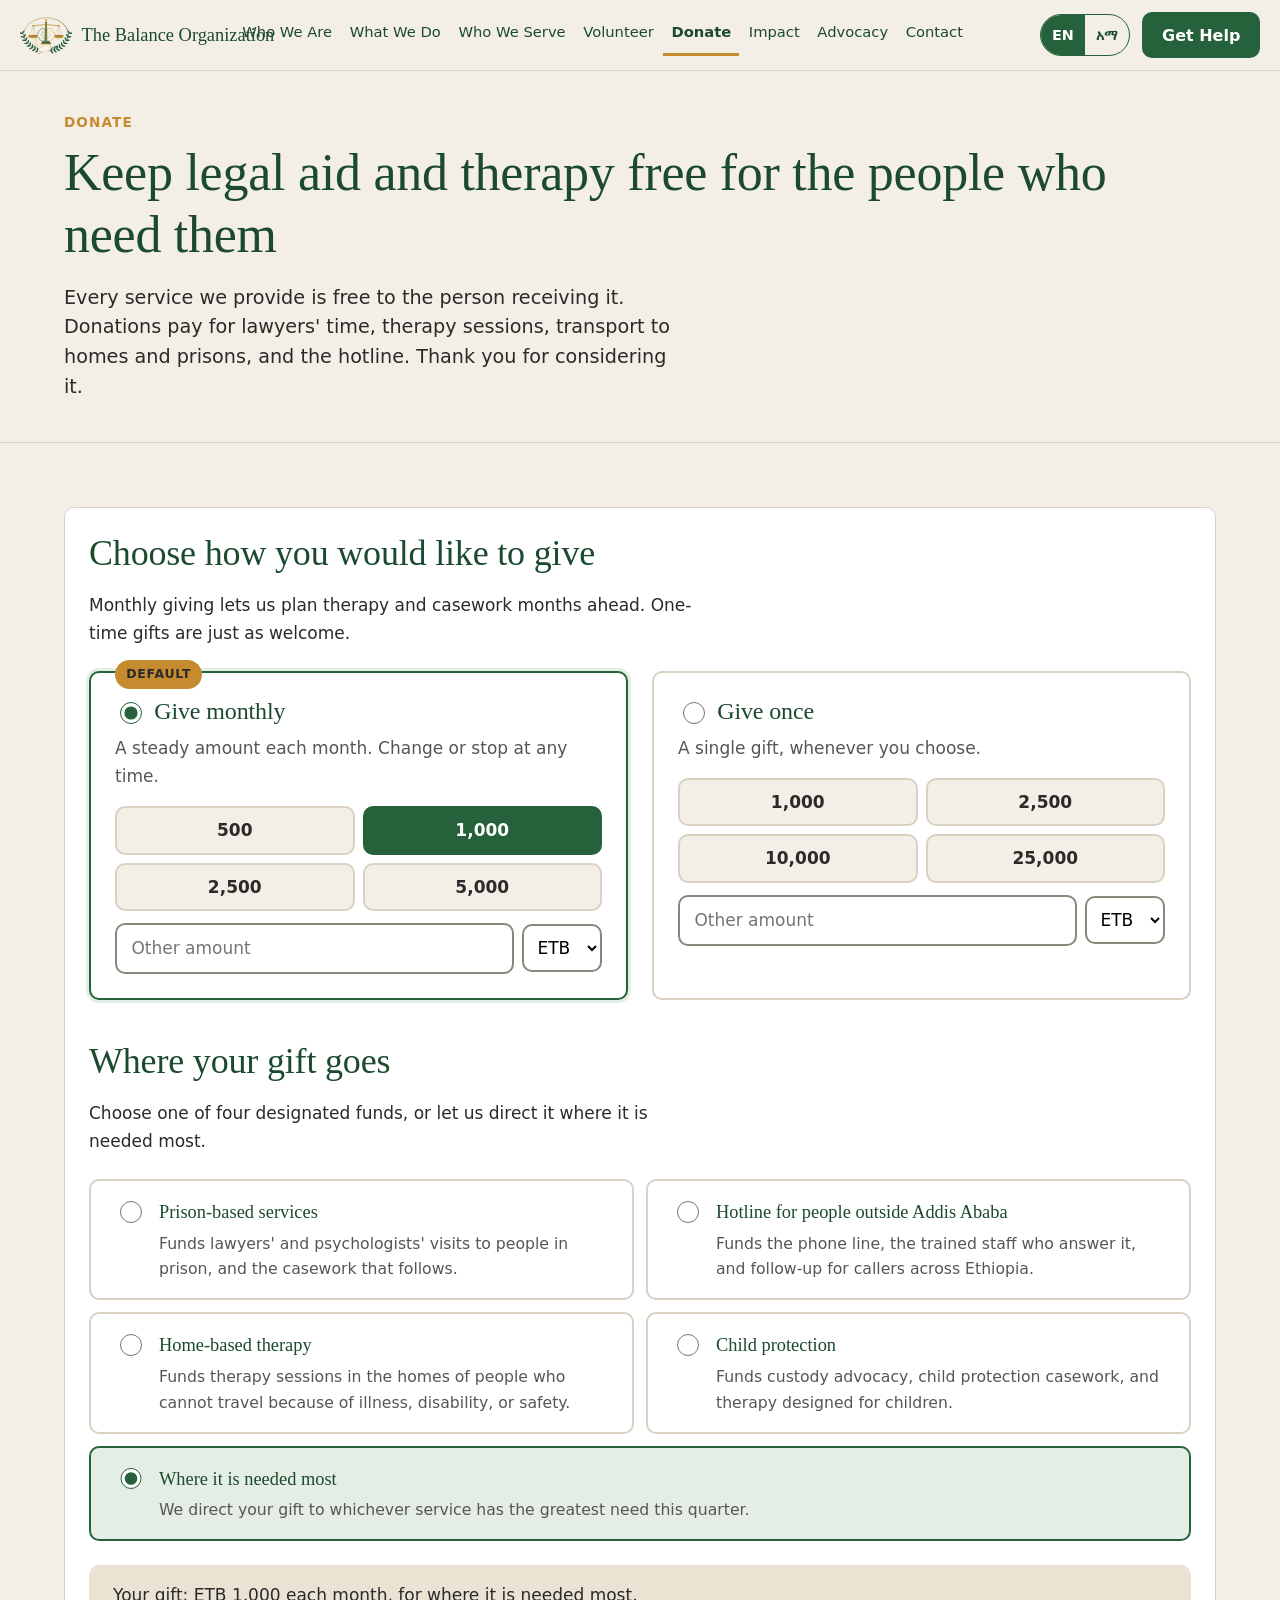
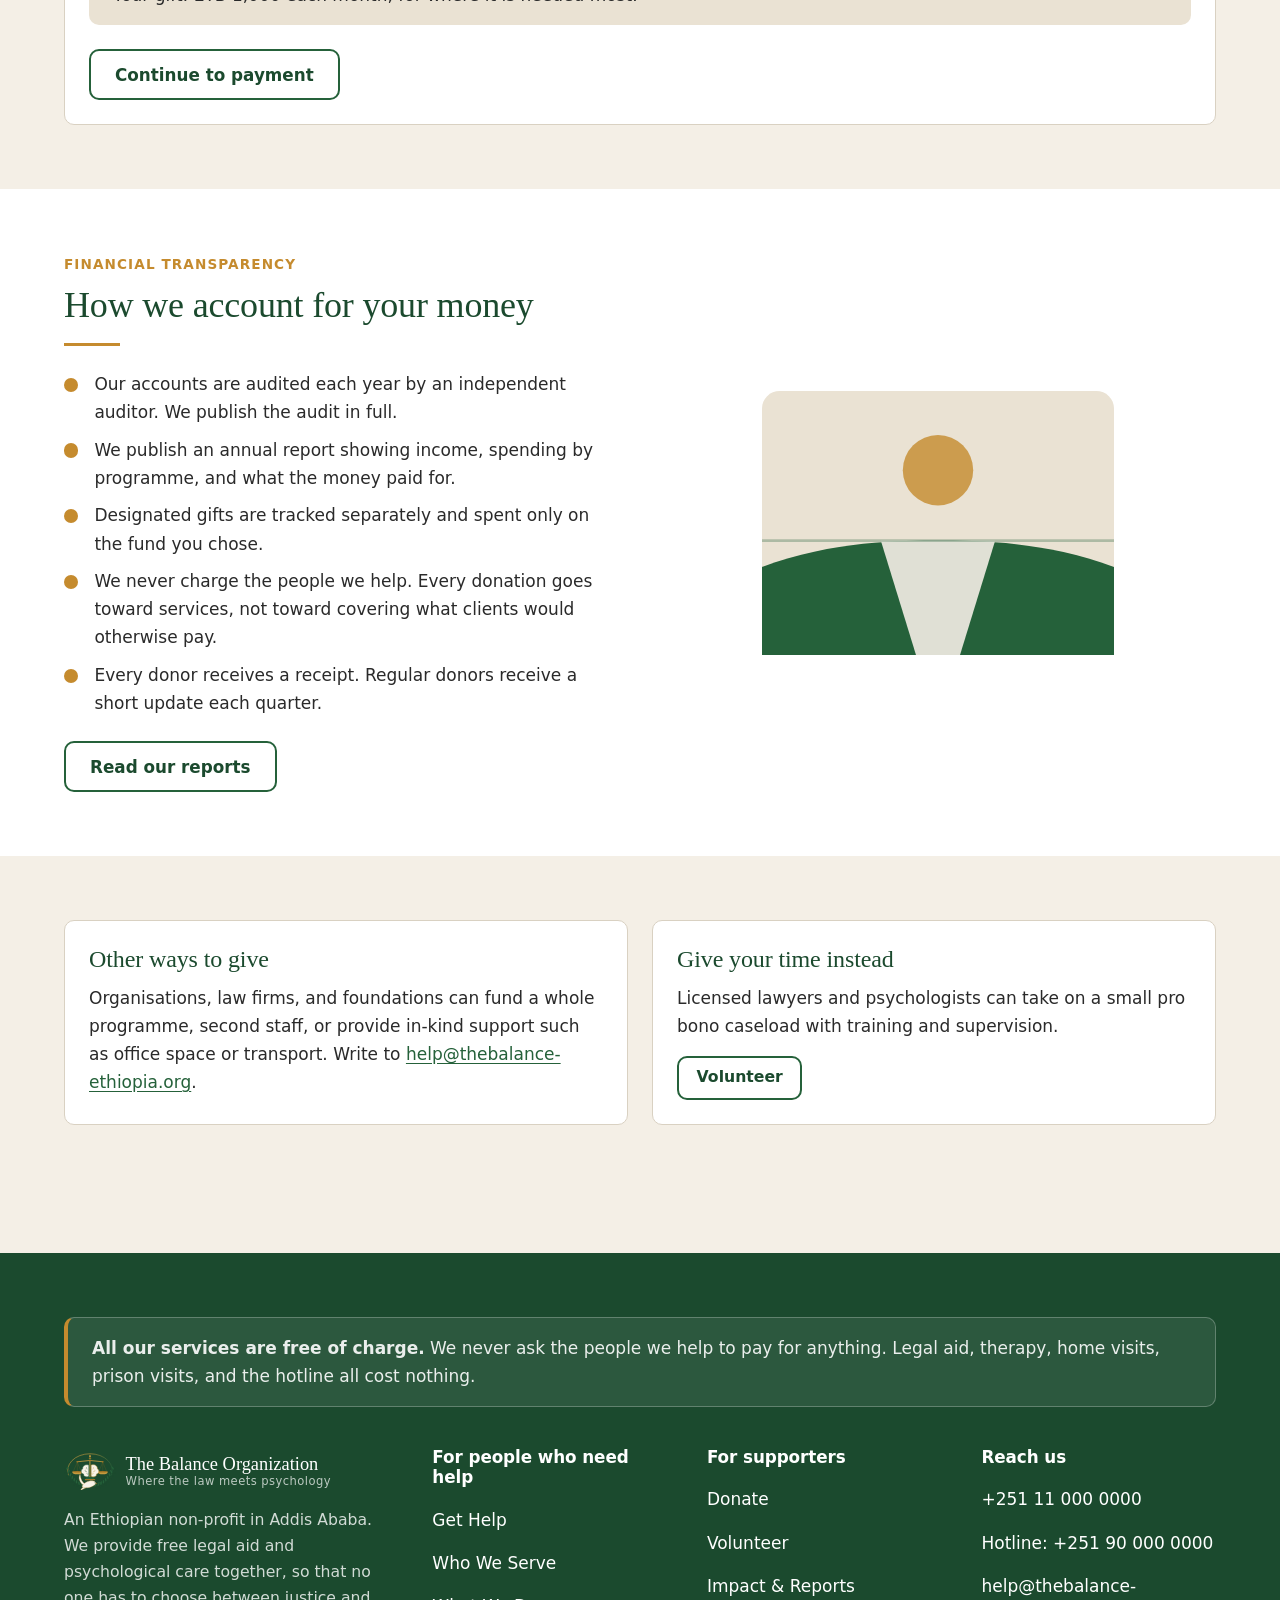
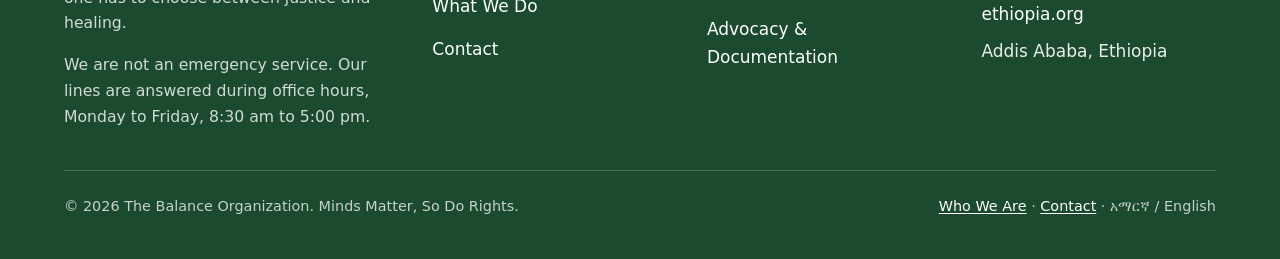
<file: donate.html>
<!DOCTYPE html>
<html lang="en">
<head>
  <meta charset="utf-8">
  <meta name="viewport" content="width=device-width, initial-scale=1">
  <title>Donate · The Balance Organization</title>
  <meta name="description" content="Give once or monthly to keep legal aid and therapy free. Designated funds for prison services, the hotline, home-based therapy, and child protection.">
  <meta name="theme-color" content="#25613A">
  <link rel="icon" href="favicon.svg" type="image/svg+xml">
  <link rel="stylesheet" href="assets/css/style.css">
</head>
<body>
<a class="skip-link" href="#main">Skip to main content</a>
<header class="site-header">
  <div class="wrap site-header__bar">
    <a class="brand" href="index.html">
      <img class="brand__mark" src="assets/img/mark.svg" alt="" width="36" height="36">
      <span class="brand__name">The Balance Organization</span>
    </a>
    <nav class="site-nav" id="site-nav" aria-label="Main" data-open="false">
      <ul>
          <li><a href="who-we-are.html">Who We Are</a></li>
          <li><a href="what-we-do.html">What We Do</a></li>
          <li><a href="who-we-serve.html">Who We Serve</a></li>
          <li><a href="volunteer.html">Volunteer</a></li>
          <li><a href="donate.html" aria-current="page">Donate</a></li>
          <li><a href="impact.html">Impact</a></li>
          <li><a href="advocacy.html">Advocacy</a></li>
          <li><a href="contact.html">Contact</a></li>
      </ul>
    </nav>
    <div class="lang-toggle" role="group" aria-label="Language">
      <button type="button" data-lang="en" aria-pressed="true" lang="en">EN</button>
      <button type="button" data-lang="am" aria-pressed="false" lang="am">አማ</button>
    </div>
    <a class="btn btn--help" href="get-help.html">Get Help</a>
    <button class="nav-toggle" type="button" aria-controls="site-nav" aria-expanded="false">
      <span class="visually-hidden">Menu</span>
      <svg class="icon-menu" viewBox="0 0 24 24" fill="none" stroke="currentColor" stroke-width="2" stroke-linecap="round" aria-hidden="true"><path d="M4 7h16M4 12h16M4 17h16"/></svg>
      <svg class="icon-close" viewBox="0 0 24 24" fill="none" stroke="currentColor" stroke-width="2" stroke-linecap="round" aria-hidden="true"><path d="M6 6l12 12M18 6L6 18"/></svg>
    </button>
  </div>
  <div class="lang-notice" id="lang-notice" hidden>
    <div class="wrap">
      <p><span lang="am">የአማርኛ ገጾች በዝግጅት ላይ ናቸው። እባክዎ ይደውሉልን፦ <a href="tel:+251110000000">+251 11 000 0000</a>።</span><br>
      <span lang="en">Our Amharic pages are being prepared. Please call us on <a href="tel:+251110000000">+251 11 000 0000</a>.</span></p>
      <button type="button" data-close-lang-notice>Close</button>
    </div>
  </div>
</header>

<main id="main">

<section class="hero--page">
  <div class="wrap">
    <span class="eyebrow">Donate</span>
    <h1>Keep legal aid and therapy free for the people who need them</h1>
    <p class="lead measure">Every service we provide is free to the person receiving it. Donations pay for lawyers' time, therapy sessions, transport to homes and prisons, and the hotline. Thank you for considering it.</p>
  </div>
</section>

<section class="section">
  <div class="wrap">
    <form class="form" method="post" action="#" data-site-form id="give-form"
          data-success="&lt;h3&gt;Thank you.&lt;/h3&gt;&lt;p&gt;We have recorded your intended gift and will send a receipt once payment is received.&lt;/p&gt;">
      <h2>Choose how you would like to give</h2>
      <p class="measure mb-3">Monthly giving lets us plan therapy and casework months ahead. One-time gifts are just as welcome.</p>

      <div class="give-grid">
        <div class="give-card" data-frequency="monthly" data-selected="true">
          <span class="give-card__badge">Default</span>
          <h3><label style="display:inline-flex;gap:.6rem;align-items:center;cursor:pointer"><input type="radio" name="frequency" value="monthly" checked style="width:1.35rem;height:1.35rem;accent-color:#25613A"> Give monthly</label></h3>
          <p class="muted">A steady amount each month. Change or stop at any time.</p>
          <div class="amounts" role="group" aria-label="Monthly amount">
            <label><input type="radio" name="amount_monthly" value="500"> 500</label>
            <label><input type="radio" name="amount_monthly" value="1000" checked> 1,000</label>
            <label><input type="radio" name="amount_monthly" value="2500"> 2,500</label>
            <label><input type="radio" name="amount_monthly" value="5000"> 5,000</label>
          </div>
          <div class="amount-custom">
            <label class="visually-hidden" for="custom-monthly">Other monthly amount</label>
            <input type="number" id="custom-monthly" name="custom_monthly" min="1" step="1" placeholder="Other amount" inputmode="numeric" style="min-height:3rem;border:2px solid #8C8579;border-radius:10px;padding:.6rem .9rem;font:inherit;width:100%">
            <label class="visually-hidden" for="currency-monthly">Currency</label>
            <select id="currency-monthly" name="currency_monthly">
              <option value="ETB">ETB</option>
              <option value="USD">USD</option>
              <option value="EUR">EUR</option>
              <option value="GBP">GBP</option>
            </select>
          </div>
        </div>

        <div class="give-card" data-frequency="once" data-selected="false">
          <h3><label style="display:inline-flex;gap:.6rem;align-items:center;cursor:pointer"><input type="radio" name="frequency" value="once" style="width:1.35rem;height:1.35rem;accent-color:#25613A"> Give once</label></h3>
          <p class="muted">A single gift, whenever you choose.</p>
          <div class="amounts" role="group" aria-label="One-time amount">
            <label><input type="radio" name="amount_once" value="1000"> 1,000</label>
            <label><input type="radio" name="amount_once" value="2500"> 2,500</label>
            <label><input type="radio" name="amount_once" value="10000"> 10,000</label>
            <label><input type="radio" name="amount_once" value="25000"> 25,000</label>
          </div>
          <div class="amount-custom">
            <label class="visually-hidden" for="custom-once">Other one-time amount</label>
            <input type="number" id="custom-once" name="custom_once" min="1" step="1" placeholder="Other amount" inputmode="numeric" style="min-height:3rem;border:2px solid #8C8579;border-radius:10px;padding:.6rem .9rem;font:inherit;width:100%">
            <label class="visually-hidden" for="currency-once">Currency</label>
            <select id="currency-once" name="currency_once">
              <option value="ETB">ETB</option>
              <option value="USD">USD</option>
              <option value="EUR">EUR</option>
              <option value="GBP">GBP</option>
            </select>
          </div>
        </div>
      </div>

      <h2 class="mt-4">Where your gift goes</h2>
      <p class="measure mb-3">Choose one of four designated funds, or let us direct it where it is needed most.</p>
      <div class="fund-grid">
        <label class="fund">
          <input type="radio" name="fund" value="prison" data-label="prison-based services">
          <span><strong>Prison-based services</strong><span>Funds lawyers' and psychologists' visits to people in prison, and the casework that follows.</span></span>
        </label>
        <label class="fund">
          <input type="radio" name="fund" value="hotline" data-label="the hotline for people outside Addis Ababa">
          <span><strong>Hotline for people outside Addis Ababa</strong><span>Funds the phone line, the trained staff who answer it, and follow-up for callers across Ethiopia.</span></span>
        </label>
        <label class="fund">
          <input type="radio" name="fund" value="home" data-label="home-based therapy">
          <span><strong>Home-based therapy</strong><span>Funds therapy sessions in the homes of people who cannot travel because of illness, disability, or safety.</span></span>
        </label>
        <label class="fund">
          <input type="radio" name="fund" value="children" data-label="child protection">
          <span><strong>Child protection</strong><span>Funds custody advocacy, child protection casework, and therapy designed for children.</span></span>
        </label>
        <label class="fund" style="grid-column:1 / -1">
          <input type="radio" name="fund" value="general" data-label="where it is needed most" checked>
          <span><strong>Where it is needed most</strong><span>We direct your gift to whichever service has the greatest need this quarter.</span></span>
        </label>
      </div>

      <div class="give-summary mt-3" aria-live="polite">
        <p id="give-summary-text">Choose an amount to see your gift summary.</p>
      </div>
      <div class="form-actions">
        <button class="btn btn--secondary" type="button" id="give-continue">Continue to payment</button>
      </div>

      <div class="payment mt-4" id="payment" hidden>
        <h2>Complete your gift</h2>
        <p class="measure">Choose the method that suits you. Please include your name and the fund you chose as a reference, so we can send a receipt and direct the gift correctly.</p>
        <div class="grid grid--3 mt-3">
          <div class="card card--soft">
            <h3>Bank transfer (Ethiopia)</h3>
            <p><strong>Account name:</strong> The Balance Organization<br>
            <strong>Bank:</strong> To be confirmed<br>
            <strong>Account number:</strong> To be confirmed</p>
          </div>
          <div class="card card--soft">
            <h3>Mobile money</h3>
            <p><strong>Telebirr:</strong> To be confirmed<br>
            Use the fund name as the payment note.</p>
          </div>
          <div class="card card--soft">
            <h3>International</h3>
            <p>Card and international bank giving will be available soon. Until then, please email <a href="mailto:help@thebalance-ethiopia.org">help@thebalance-ethiopia.org</a> and we will send transfer details.</p>
          </div>
        </div>
        <div class="grid grid--2 mt-3">
          <div class="field">
            <label for="d-name">Your name <span class="optional">(for the receipt)</span></label>
            <input type="text" id="d-name" name="name" autocomplete="name">
          </div>
          <div class="field">
            <label for="d-email">Email <span class="optional">(for the receipt)</span></label>
            <input type="email" id="d-email" name="email" autocomplete="email">
          </div>
        </div>
        <div class="form-actions">
          <button class="btn btn--secondary" type="submit">Record my gift and send a receipt</button>
        </div>
        <div class="form-status" hidden aria-live="polite"></div>
      </div>
    </form>
  </div>
</section>

<section class="section section--white" id="transparency">
  <div class="wrap two-up">
    <div>
      <span class="eyebrow">Financial transparency</span>
      <h2>How we account for your money</h2>
      <hr class="rule">
      <ul class="checklist">
        <li>Our accounts are audited each year by an independent auditor. We publish the audit in full.</li>
        <li>We publish an annual report showing income, spending by programme, and what the money paid for.</li>
        <li>Designated gifts are tracked separately and spent only on the fund you chose.</li>
        <li>We never charge the people we help. Every donation goes toward services, not toward covering what clients would otherwise pay.</li>
        <li>Every donor receives a receipt. Regular donors receive a short update each quarter.</li>
      </ul>
      <p class="mt-3"><a class="btn btn--secondary" href="impact.html#reports">Read our reports</a></p>
    </div>
    <div class="two-up__art art">
      <img src="assets/img/path.svg" alt="" width="400" height="300">
    </div>
  </div>
</section>

<section class="section">
  <div class="wrap grid grid--2">
    <div class="card">
      <h3>Other ways to give</h3>
      <p>Organisations, law firms, and foundations can fund a whole programme, second staff, or provide in-kind support such as office space or transport. Write to <a href="mailto:help@thebalance-ethiopia.org">help@thebalance-ethiopia.org</a>.</p>
    </div>
    <div class="card">
      <h3>Give your time instead</h3>
      <p>Licensed lawyers and psychologists can take on a small pro bono caseload with training and supervision.</p>
      <a class="btn btn--secondary btn--sm" href="volunteer.html">Volunteer</a>
    </div>
  </div>
</section>

</main>
<footer class="site-footer">
  <div class="wrap">
    <div class="footer-free">
      <p><strong>All our services are free of charge.</strong> We never ask the people we help to pay for anything. Legal aid, therapy, home visits, prison visits, and the hotline all cost nothing.</p>
    </div>
    <div class="footer-grid">
      <div class="footer-brand">
        <a class="brand" href="index.html">
          <img class="brand__mark" src="assets/img/mark.svg" alt="" width="36" height="36">
          <span class="brand__name">The Balance Organization<small>Where the law meets psychology</small></span>
        </a>
        <p>An Ethiopian non-profit in Addis Ababa. We provide free legal aid and psychological care together, so that no one has to choose between justice and healing.</p>
        <p>We are not an emergency service. Our lines are answered during office hours, Monday to Friday, 8:30 am to 5:00 pm.</p>
      </div>
      <div>
        <h2>For people who need help</h2>
        <ul>
          <li><a href="get-help.html">Get Help</a></li>
          <li><a href="who-we-serve.html">Who We Serve</a></li>
          <li><a href="what-we-do.html">What We Do</a></li>
          <li><a href="contact.html">Contact</a></li>
        </ul>
      </div>
      <div>
        <h2>For supporters</h2>
        <ul>
          <li><a href="donate.html">Donate</a></li>
          <li><a href="volunteer.html">Volunteer</a></li>
          <li><a href="impact.html">Impact &amp; Reports</a></li>
          <li><a href="advocacy.html">Advocacy &amp; Documentation</a></li>
        </ul>
      </div>
      <div>
        <h2>Reach us</h2>
        <ul>
          <li><a href="tel:+251110000000">+251 11 000 0000</a></li>
          <li><a href="tel:+251900000000">Hotline: +251 90 000 0000</a></li>
          <li><a href="mailto:help@thebalance-ethiopia.org">help@thebalance-ethiopia.org</a></li>
          <li>Addis Ababa, Ethiopia</li>
        </ul>
      </div>
    </div>
    <div class="footer-bottom">
      <p>&copy; <span id="year">2026</span> The Balance Organization. Minds Matter, So Do Rights.</p>
      <p><a href="who-we-are.html">Who We Are</a> &middot; <a href="contact.html">Contact</a> &middot; <span lang="am">አማርኛ</span> / English</p>
    </div>
  </div>
</footer>
<script src="assets/js/main.js"></script>
</body>
</html>
</file>
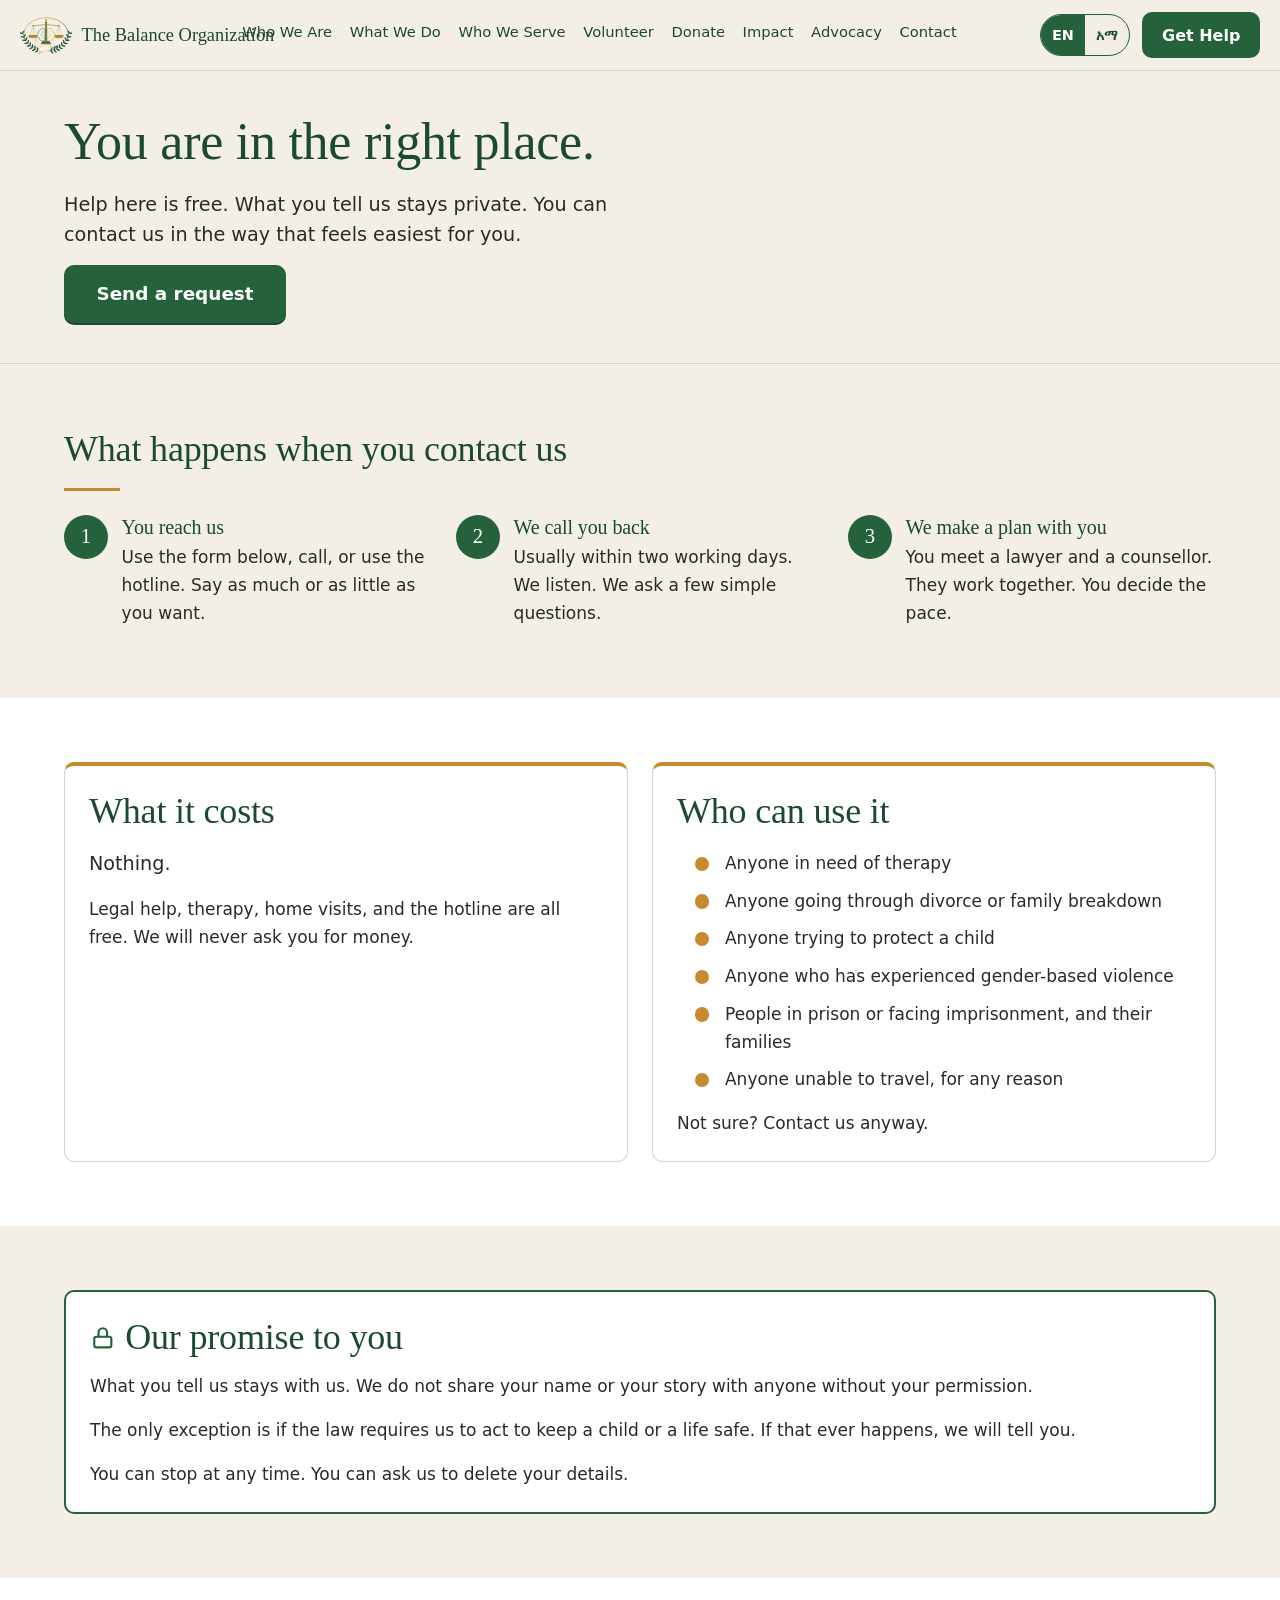
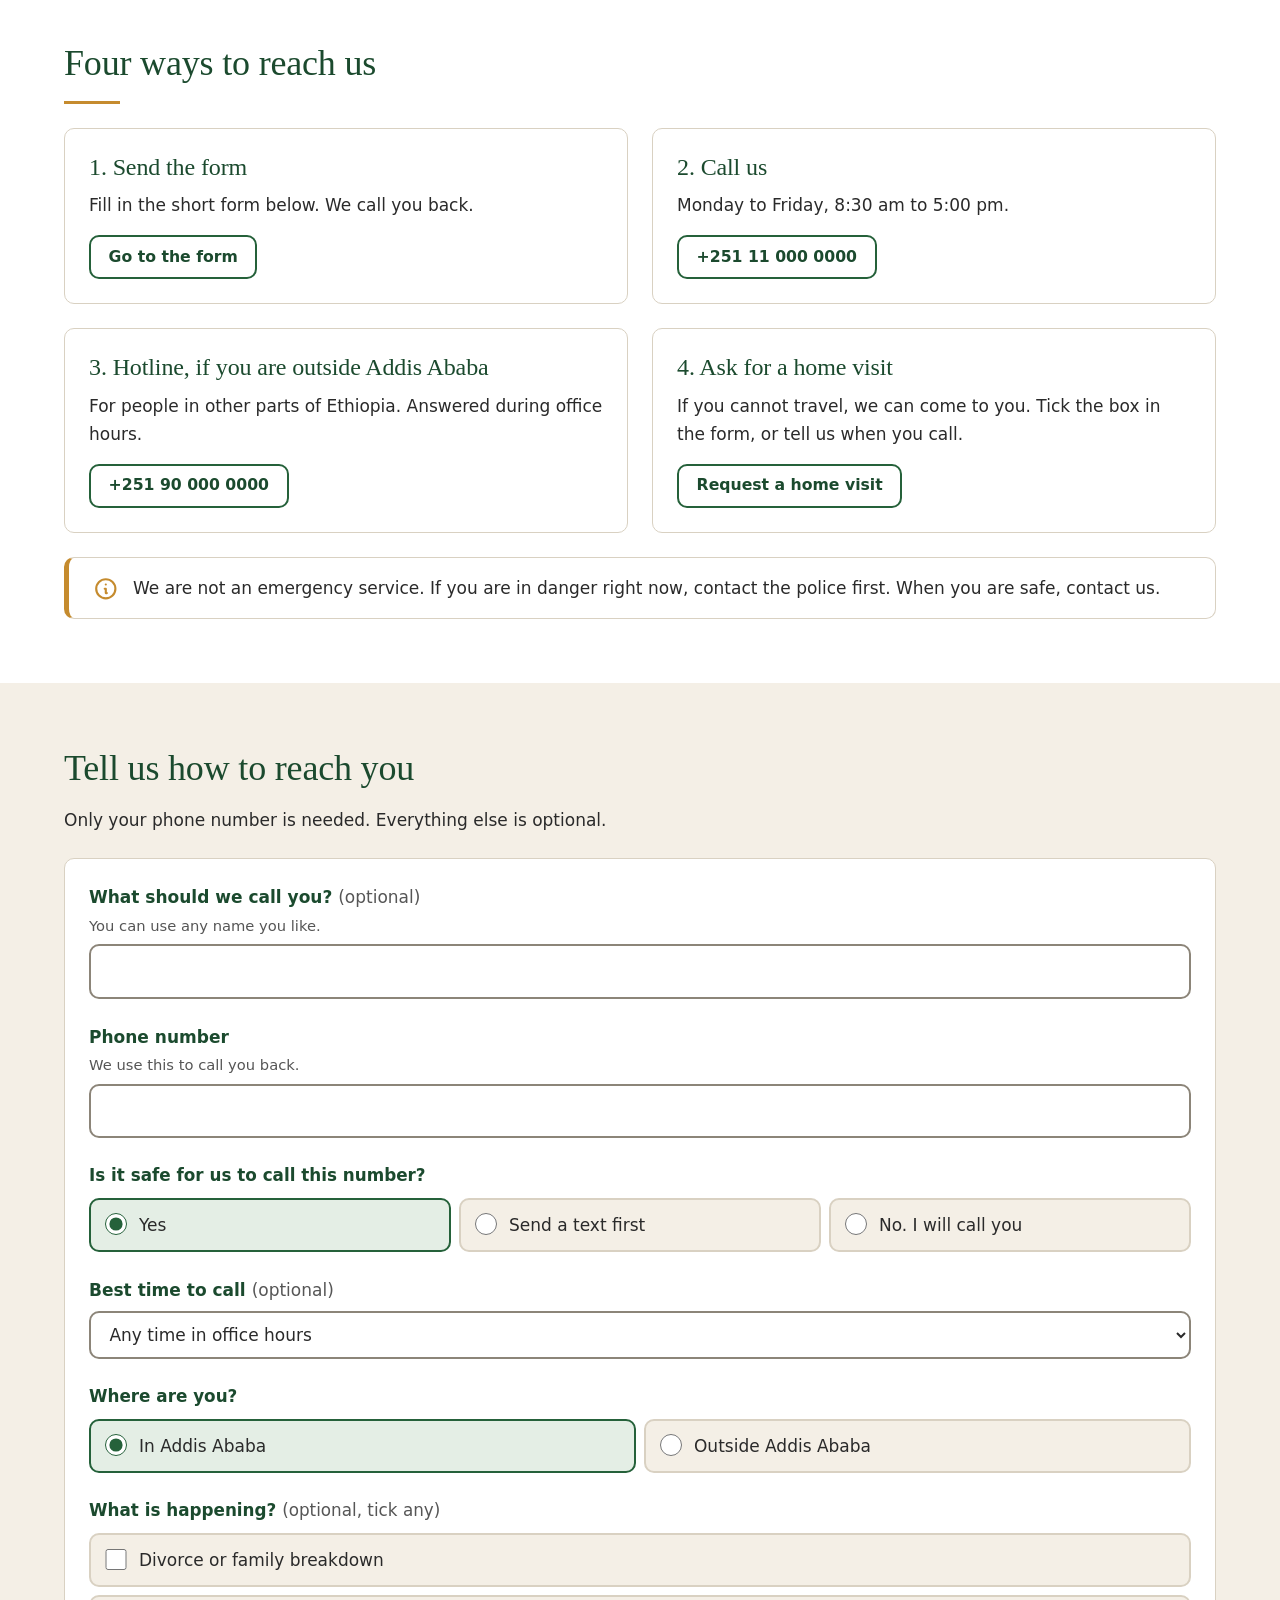
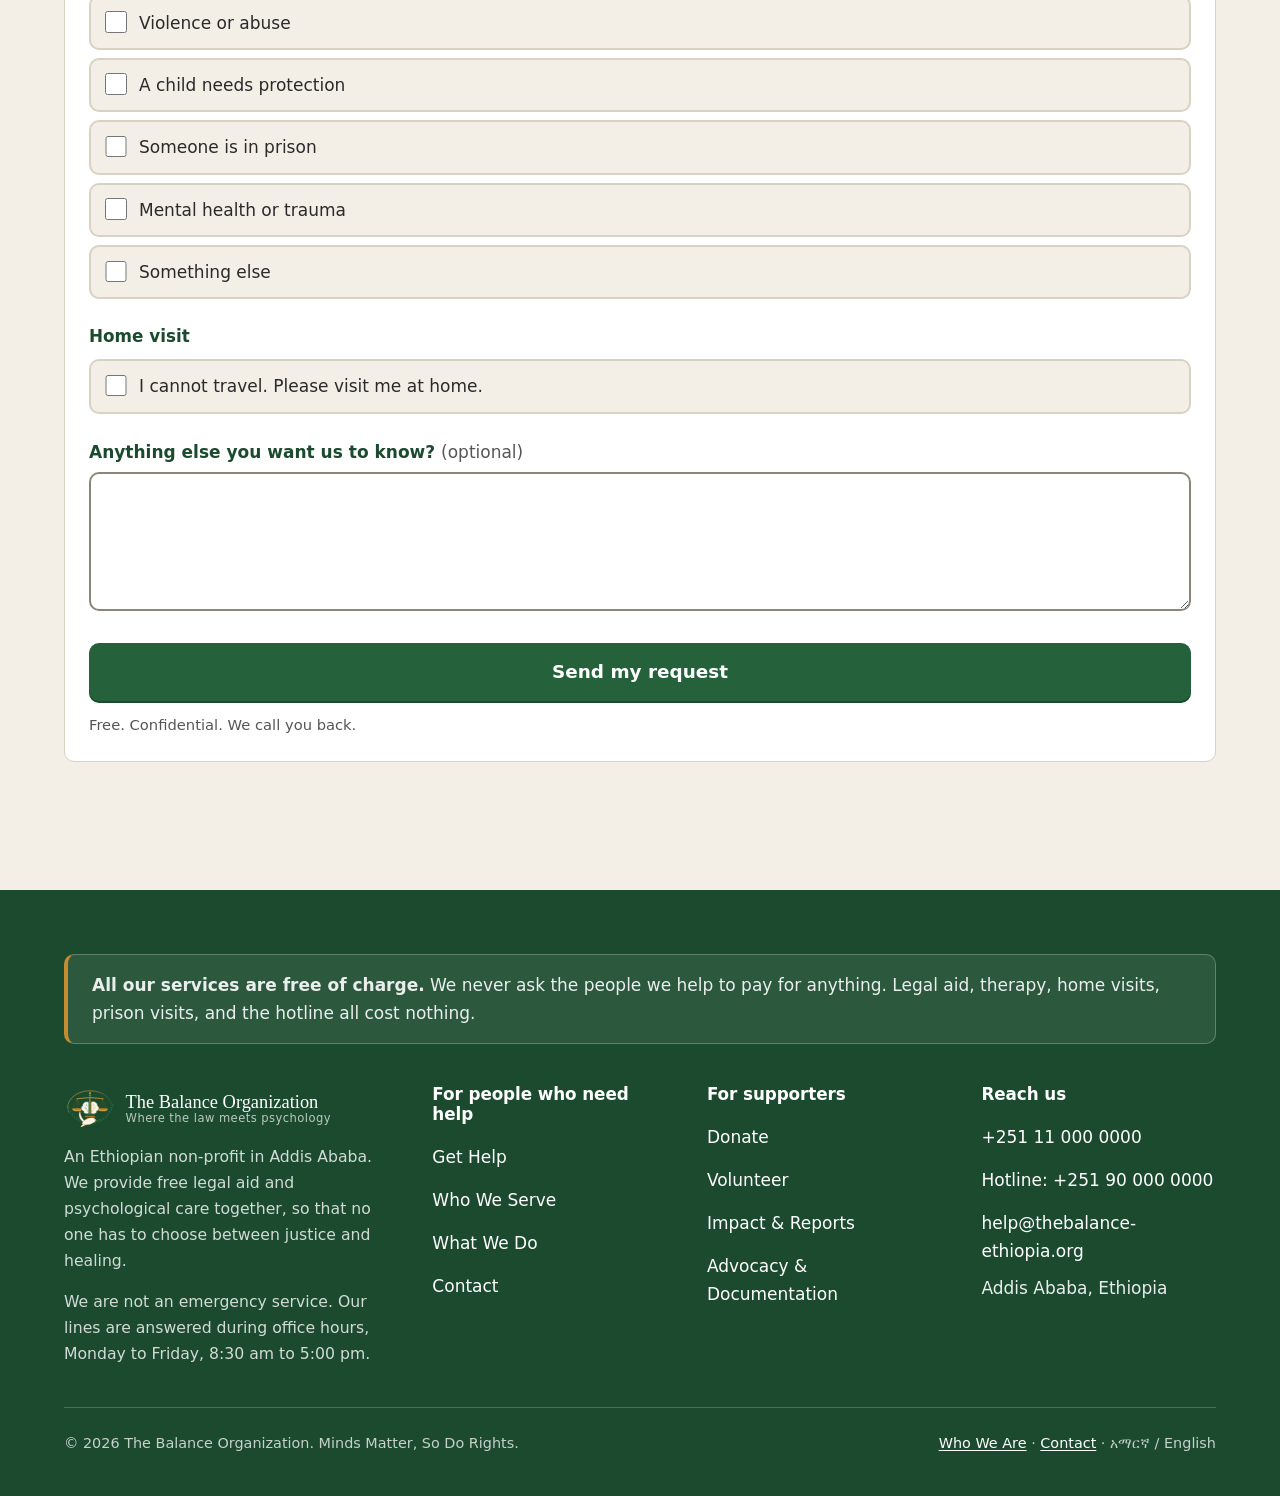
<file: get-help.html>
<!DOCTYPE html>
<html lang="en">
<head>
  <meta charset="utf-8">
  <meta name="viewport" content="width=device-width, initial-scale=1">
  <title>Get Help · The Balance Organization</title>
  <meta name="description" content="Free, confidential legal aid and psychological care in Addis Ababa. Contact us by form, phone, hotline, or request a home visit.">
  <meta name="theme-color" content="#25613A">
  <link rel="icon" href="favicon.svg" type="image/svg+xml">
  <link rel="stylesheet" href="assets/css/style.css">
</head>
<body>
<a class="skip-link" href="#main">Skip to main content</a>
<header class="site-header">
  <div class="wrap site-header__bar">
    <a class="brand" href="index.html">
      <img class="brand__mark" src="assets/img/mark.svg" alt="" width="36" height="36">
      <span class="brand__name">The Balance Organization</span>
    </a>
    <nav class="site-nav" id="site-nav" aria-label="Main" data-open="false">
      <ul>
          <li><a href="who-we-are.html">Who We Are</a></li>
          <li><a href="what-we-do.html">What We Do</a></li>
          <li><a href="who-we-serve.html">Who We Serve</a></li>
          <li><a href="volunteer.html">Volunteer</a></li>
          <li><a href="donate.html">Donate</a></li>
          <li><a href="impact.html">Impact</a></li>
          <li><a href="advocacy.html">Advocacy</a></li>
          <li><a href="contact.html">Contact</a></li>
      </ul>
    </nav>
    <div class="lang-toggle" role="group" aria-label="Language">
      <button type="button" data-lang="en" aria-pressed="true" lang="en">EN</button>
      <button type="button" data-lang="am" aria-pressed="false" lang="am">አማ</button>
    </div>
    <a class="btn btn--help" href="get-help.html">Get Help</a>
    <button class="nav-toggle" type="button" aria-controls="site-nav" aria-expanded="false">
      <span class="visually-hidden">Menu</span>
      <svg class="icon-menu" viewBox="0 0 24 24" fill="none" stroke="currentColor" stroke-width="2" stroke-linecap="round" aria-hidden="true"><path d="M4 7h16M4 12h16M4 17h16"/></svg>
      <svg class="icon-close" viewBox="0 0 24 24" fill="none" stroke="currentColor" stroke-width="2" stroke-linecap="round" aria-hidden="true"><path d="M6 6l12 12M18 6L6 18"/></svg>
    </button>
  </div>
  <div class="lang-notice" id="lang-notice" hidden>
    <div class="wrap">
      <p><span lang="am">የአማርኛ ገጾች በዝግጅት ላይ ናቸው። እባክዎ ይደውሉልን፦ <a href="tel:+251110000000">+251 11 000 0000</a>።</span><br>
      <span lang="en">Our Amharic pages are being prepared. Please call us on <a href="tel:+251110000000">+251 11 000 0000</a>.</span></p>
      <button type="button" data-close-lang-notice>Close</button>
    </div>
  </div>
</header>

<main id="main">

<section class="hero--page">
  <div class="wrap">
    <h1>You are in the right place.</h1>
    <p class="lead measure">Help here is free. What you tell us stays private. You can contact us in the way that feels easiest for you.</p>
    <p class="measure"><a href="#help-form" class="btn btn--help">Send a request</a></p>
  </div>
</section>

<section class="section">
  <div class="wrap">
    <h2>What happens when you contact us</h2>
    <hr class="rule">
    <ol class="steps steps--row">
      <li>
        <h3>You reach us</h3>
        <p>Use the form below, call, or use the hotline. Say as much or as little as you want.</p>
      </li>
      <li>
        <h3>We call you back</h3>
        <p>Usually within two working days. We listen. We ask a few simple questions.</p>
      </li>
      <li>
        <h3>We make a plan with you</h3>
        <p>You meet a lawyer and a counsellor. They work together. You decide the pace.</p>
      </li>
    </ol>
  </div>
</section>

<section class="section section--white">
  <div class="wrap grid grid--2">
    <div class="card card--accent">
      <h2>What it costs</h2>
      <p class="lead">Nothing.</p>
      <p>Legal help, therapy, home visits, and the hotline are all free. We will never ask you for money.</p>
    </div>
    <div class="card card--accent">
      <h2>Who can use it</h2>
      <ul class="checklist">
        <li>Anyone in need of therapy</li>
        <li>Anyone going through divorce or family breakdown</li>
        <li>Anyone trying to protect a child</li>
        <li>Anyone who has experienced gender-based violence</li>
        <li>People in prison or facing imprisonment, and their families</li>
        <li>Anyone unable to travel, for any reason</li>
      </ul>
      <p>Not sure? Contact us anyway.</p>
    </div>
  </div>
</section>

<section class="section">
  <div class="wrap">
    <div class="confidential">
      <h2><svg viewBox="0 0 24 24" fill="none" stroke="currentColor" stroke-width="2" stroke-linecap="round" stroke-linejoin="round" aria-hidden="true"><rect x="4" y="11" width="16" height="10" rx="2"/><path d="M8 11V7a4 4 0 0 1 8 0v4"/></svg> Our promise to you</h2>
      <p>What you tell us stays with us. We do not share your name or your story with anyone without your permission.</p>
      <p>The only exception is if the law requires us to act to keep a child or a life safe. If that ever happens, we will tell you.</p>
      <p>You can stop at any time. You can ask us to delete your details.</p>
    </div>
  </div>
</section>

<section class="section section--white">
  <div class="wrap">
    <h2>Four ways to reach us</h2>
    <hr class="rule">
    <div class="grid grid--2">
      <div class="card">
        <h3>1. Send the form</h3>
        <p>Fill in the short form below. We call you back.</p>
        <a class="btn btn--secondary btn--sm" href="#help-form">Go to the form</a>
      </div>
      <div class="card">
        <h3>2. Call us</h3>
        <p>Monday to Friday, 8:30 am to 5:00 pm.</p>
        <a class="btn btn--secondary btn--sm" href="tel:+251110000000">+251 11 000 0000</a>
      </div>
      <div class="card">
        <h3>3. Hotline, if you are outside Addis Ababa</h3>
        <p>For people in other parts of Ethiopia. Answered during office hours.</p>
        <a class="btn btn--secondary btn--sm" href="tel:+251900000000">+251 90 000 0000</a>
      </div>
      <div class="card">
        <h3>4. Ask for a home visit</h3>
        <p>If you cannot travel, we can come to you. Tick the box in the form, or tell us when you call.</p>
        <a class="btn btn--secondary btn--sm" href="#help-form">Request a home visit</a>
      </div>
    </div>
    <div class="notice notice--gold mt-3">
      <svg viewBox="0 0 24 24" fill="none" stroke="currentColor" stroke-width="2" stroke-linecap="round" stroke-linejoin="round" aria-hidden="true"><circle cx="12" cy="12" r="9"/><path d="M12 8h.01M11 12h1v4h1"/></svg>
      <p>We are not an emergency service. If you are in danger right now, contact the police first. When you are safe, contact us.</p>
    </div>
  </div>
</section>

<section class="section" id="help-form">
  <div class="wrap">
    <h2>Tell us how to reach you</h2>
    <p class="measure">Only your phone number is needed. Everything else is optional.</p>
    <form class="form mt-3" method="post" action="#" data-site-form
          data-success="&lt;h3&gt;Thank you. We have your request.&lt;/h3&gt;&lt;p&gt;We will call you back, usually within two working days. If it is not safe for us to call, we will follow what you told us.&lt;/p&gt;&lt;p&gt;If you need to talk sooner, call us on +251 11 000 0000.&lt;/p&gt;">
      <div class="field">
        <label for="name">What should we call you? <span class="optional">(optional)</span>
          <span class="hint">You can use any name you like.</span></label>
        <input type="text" id="name" name="name" autocomplete="off">
      </div>
      <div class="field">
        <label for="phone">Phone number
          <span class="hint">We use this to call you back.</span></label>
        <input type="tel" id="phone" name="phone" required inputmode="tel" autocomplete="tel" aria-required="true">
      </div>
      <fieldset>
        <legend>Is it safe for us to call this number?</legend>
        <div class="choice choice--row">
          <label><input type="radio" name="safe_to_call" value="yes" checked> Yes</label>
          <label><input type="radio" name="safe_to_call" value="text_first"> Send a text first</label>
          <label><input type="radio" name="safe_to_call" value="no"> No. I will call you</label>
        </div>
      </fieldset>
      <div class="field">
        <label for="best_time">Best time to call <span class="optional">(optional)</span></label>
        <select id="best_time" name="best_time">
          <option value="">Any time in office hours</option>
          <option value="morning">Morning</option>
          <option value="midday">Midday</option>
          <option value="afternoon">Afternoon</option>
        </select>
      </div>
      <fieldset>
        <legend>Where are you?</legend>
        <div class="choice choice--row">
          <label><input type="radio" name="location" value="addis" checked> In Addis Ababa</label>
          <label><input type="radio" name="location" value="outside"> Outside Addis Ababa</label>
        </div>
      </fieldset>
      <fieldset>
        <legend>What is happening? <span class="optional">(optional, tick any)</span></legend>
        <div class="choice">
          <label><input type="checkbox" name="need[]" value="divorce"> Divorce or family breakdown</label>
          <label><input type="checkbox" name="need[]" value="violence"> Violence or abuse</label>
          <label><input type="checkbox" name="need[]" value="child"> A child needs protection</label>
          <label><input type="checkbox" name="need[]" value="prison"> Someone is in prison</label>
          <label><input type="checkbox" name="need[]" value="mental_health"> Mental health or trauma</label>
          <label><input type="checkbox" name="need[]" value="other"> Something else</label>
        </div>
      </fieldset>
      <fieldset>
        <legend>Home visit</legend>
        <div class="choice">
          <label><input type="checkbox" name="home_visit" value="yes"> I cannot travel. Please visit me at home.</label>
        </div>
      </fieldset>
      <div class="field">
        <label for="message">Anything else you want us to know? <span class="optional">(optional)</span></label>
        <textarea id="message" name="message" rows="4"></textarea>
      </div>
      <div class="form-actions">
        <button class="btn btn--help btn--block" type="submit">Send my request</button>
        <span class="btn-note">Free. Confidential. We call you back.</span>
      </div>
      <div class="form-status" hidden aria-live="polite"></div>
    </form>
  </div>
</section>

</main>
<footer class="site-footer">
  <div class="wrap">
    <div class="footer-free">
      <p><strong>All our services are free of charge.</strong> We never ask the people we help to pay for anything. Legal aid, therapy, home visits, prison visits, and the hotline all cost nothing.</p>
    </div>
    <div class="footer-grid">
      <div class="footer-brand">
        <a class="brand" href="index.html">
          <img class="brand__mark" src="assets/img/mark.svg" alt="" width="36" height="36">
          <span class="brand__name">The Balance Organization<small>Where the law meets psychology</small></span>
        </a>
        <p>An Ethiopian non-profit in Addis Ababa. We provide free legal aid and psychological care together, so that no one has to choose between justice and healing.</p>
        <p>We are not an emergency service. Our lines are answered during office hours, Monday to Friday, 8:30 am to 5:00 pm.</p>
      </div>
      <div>
        <h2>For people who need help</h2>
        <ul>
          <li><a href="get-help.html">Get Help</a></li>
          <li><a href="who-we-serve.html">Who We Serve</a></li>
          <li><a href="what-we-do.html">What We Do</a></li>
          <li><a href="contact.html">Contact</a></li>
        </ul>
      </div>
      <div>
        <h2>For supporters</h2>
        <ul>
          <li><a href="donate.html">Donate</a></li>
          <li><a href="volunteer.html">Volunteer</a></li>
          <li><a href="impact.html">Impact &amp; Reports</a></li>
          <li><a href="advocacy.html">Advocacy &amp; Documentation</a></li>
        </ul>
      </div>
      <div>
        <h2>Reach us</h2>
        <ul>
          <li><a href="tel:+251110000000">+251 11 000 0000</a></li>
          <li><a href="tel:+251900000000">Hotline: +251 90 000 0000</a></li>
          <li><a href="mailto:help@thebalance-ethiopia.org">help@thebalance-ethiopia.org</a></li>
          <li>Addis Ababa, Ethiopia</li>
        </ul>
      </div>
    </div>
    <div class="footer-bottom">
      <p>&copy; <span id="year">2026</span> The Balance Organization. Minds Matter, So Do Rights.</p>
      <p><a href="who-we-are.html">Who We Are</a> &middot; <a href="contact.html">Contact</a> &middot; <span lang="am">አማርኛ</span> / English</p>
    </div>
  </div>
</footer>
<script src="assets/js/main.js"></script>
</body>
</html>
</file>
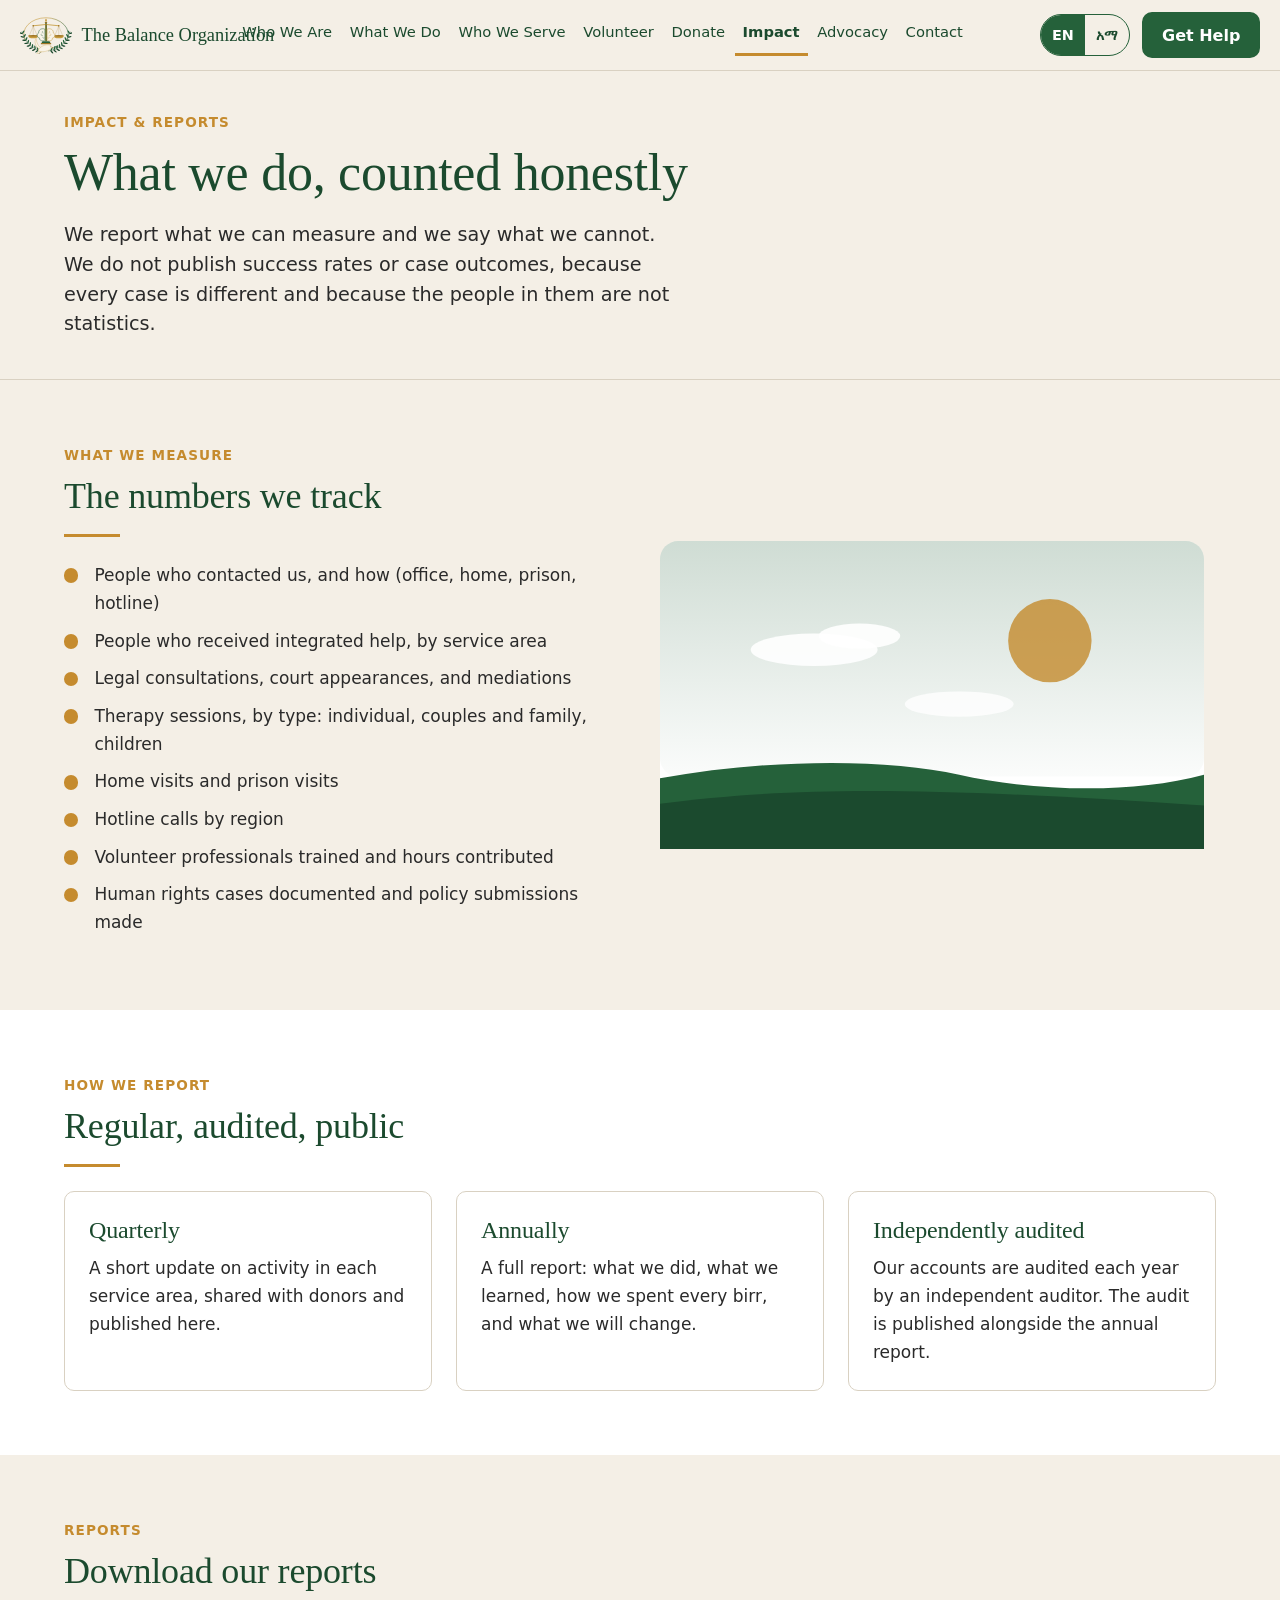
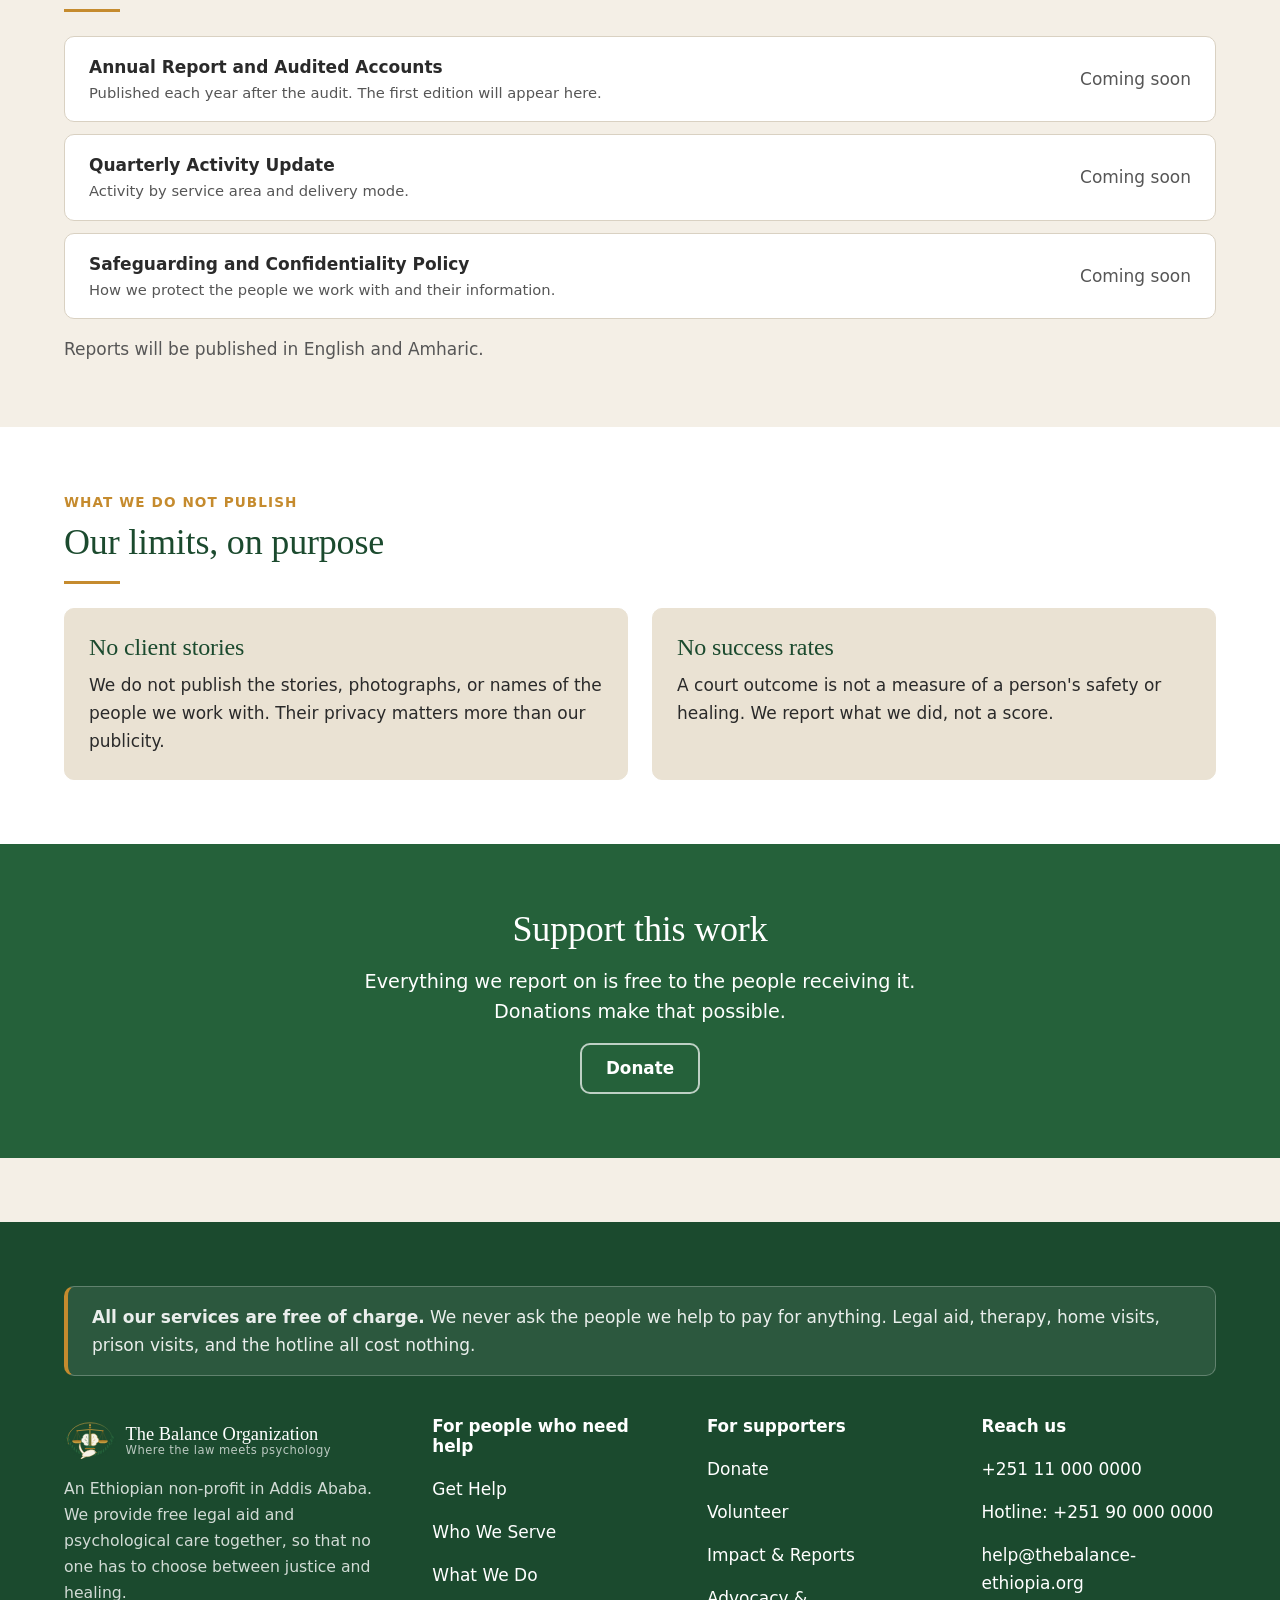
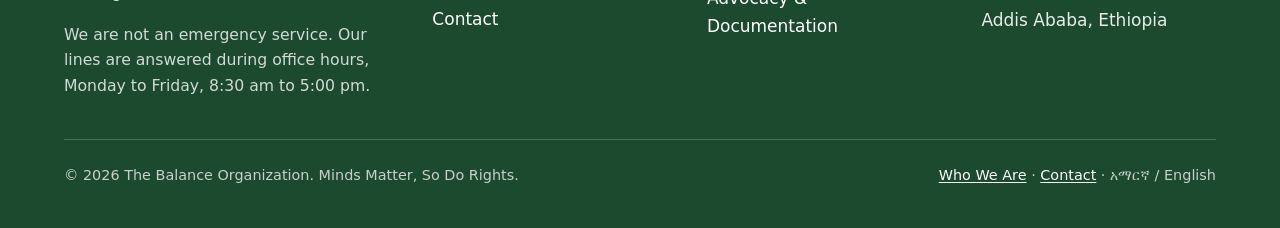
<file: impact.html>
<!DOCTYPE html>
<html lang="en">
<head>
  <meta charset="utf-8">
  <meta name="viewport" content="width=device-width, initial-scale=1">
  <title>Impact & Reports · The Balance Organization</title>
  <meta name="description" content="What we measure, how we report, and our published annual reports and audited accounts.">
  <meta name="theme-color" content="#25613A">
  <link rel="icon" href="favicon.svg" type="image/svg+xml">
  <link rel="stylesheet" href="assets/css/style.css">
</head>
<body>
<a class="skip-link" href="#main">Skip to main content</a>
<header class="site-header">
  <div class="wrap site-header__bar">
    <a class="brand" href="index.html">
      <img class="brand__mark" src="assets/img/mark.svg" alt="" width="36" height="36">
      <span class="brand__name">The Balance Organization</span>
    </a>
    <nav class="site-nav" id="site-nav" aria-label="Main" data-open="false">
      <ul>
          <li><a href="who-we-are.html">Who We Are</a></li>
          <li><a href="what-we-do.html">What We Do</a></li>
          <li><a href="who-we-serve.html">Who We Serve</a></li>
          <li><a href="volunteer.html">Volunteer</a></li>
          <li><a href="donate.html">Donate</a></li>
          <li><a href="impact.html" aria-current="page">Impact</a></li>
          <li><a href="advocacy.html">Advocacy</a></li>
          <li><a href="contact.html">Contact</a></li>
      </ul>
    </nav>
    <div class="lang-toggle" role="group" aria-label="Language">
      <button type="button" data-lang="en" aria-pressed="true" lang="en">EN</button>
      <button type="button" data-lang="am" aria-pressed="false" lang="am">አማ</button>
    </div>
    <a class="btn btn--help" href="get-help.html">Get Help</a>
    <button class="nav-toggle" type="button" aria-controls="site-nav" aria-expanded="false">
      <span class="visually-hidden">Menu</span>
      <svg class="icon-menu" viewBox="0 0 24 24" fill="none" stroke="currentColor" stroke-width="2" stroke-linecap="round" aria-hidden="true"><path d="M4 7h16M4 12h16M4 17h16"/></svg>
      <svg class="icon-close" viewBox="0 0 24 24" fill="none" stroke="currentColor" stroke-width="2" stroke-linecap="round" aria-hidden="true"><path d="M6 6l12 12M18 6L6 18"/></svg>
    </button>
  </div>
  <div class="lang-notice" id="lang-notice" hidden>
    <div class="wrap">
      <p><span lang="am">የአማርኛ ገጾች በዝግጅት ላይ ናቸው። እባክዎ ይደውሉልን፦ <a href="tel:+251110000000">+251 11 000 0000</a>።</span><br>
      <span lang="en">Our Amharic pages are being prepared. Please call us on <a href="tel:+251110000000">+251 11 000 0000</a>.</span></p>
      <button type="button" data-close-lang-notice>Close</button>
    </div>
  </div>
</header>

<main id="main">

<section class="hero--page">
  <div class="wrap">
    <span class="eyebrow">Impact &amp; Reports</span>
    <h1>What we do, counted honestly</h1>
    <p class="lead measure">We report what we can measure and we say what we cannot. We do not publish success rates or case outcomes, because every case is different and because the people in them are not statistics.</p>
  </div>
</section>

<section class="section">
  <div class="wrap two-up">
    <div>
      <span class="eyebrow">What we measure</span>
      <h2>The numbers we track</h2>
      <hr class="rule">
      <ul class="checklist">
        <li>People who contacted us, and how (office, home, prison, hotline)</li>
        <li>People who received integrated help, by service area</li>
        <li>Legal consultations, court appearances, and mediations</li>
        <li>Therapy sessions, by type: individual, couples and family, children</li>
        <li>Home visits and prison visits</li>
        <li>Hotline calls by region</li>
        <li>Volunteer professionals trained and hours contributed</li>
        <li>Human rights cases documented and policy submissions made</li>
      </ul>
    </div>
    <div class="two-up__art art--wide">
      <img src="assets/img/sky.svg" alt="" width="600" height="340">
    </div>
  </div>
</section>

<section class="section section--white">
  <div class="wrap">
    <span class="eyebrow">How we report</span>
    <h2>Regular, audited, public</h2>
    <hr class="rule">
    <div class="grid grid--3">
      <div class="card">
        <h3>Quarterly</h3>
        <p>A short update on activity in each service area, shared with donors and published here.</p>
      </div>
      <div class="card">
        <h3>Annually</h3>
        <p>A full report: what we did, what we learned, how we spent every birr, and what we will change.</p>
      </div>
      <div class="card">
        <h3>Independently audited</h3>
        <p>Our accounts are audited each year by an independent auditor. The audit is published alongside the annual report.</p>
      </div>
    </div>
  </div>
</section>

<section class="section" id="reports">
  <div class="wrap">
    <span class="eyebrow">Reports</span>
    <h2>Download our reports</h2>
    <hr class="rule">
    <ul class="report-list">
      <li>
        <div>
          <strong>Annual Report and Audited Accounts</strong>
          <span class="report__meta">Published each year after the audit. The first edition will appear here.</span>
        </div>
        <span class="muted">Coming soon</span>
      </li>
      <li>
        <div>
          <strong>Quarterly Activity Update</strong>
          <span class="report__meta">Activity by service area and delivery mode.</span>
        </div>
        <span class="muted">Coming soon</span>
      </li>
      <li>
        <div>
          <strong>Safeguarding and Confidentiality Policy</strong>
          <span class="report__meta">How we protect the people we work with and their information.</span>
        </div>
        <span class="muted">Coming soon</span>
      </li>
    </ul>
    <p class="muted mt-2">Reports will be published in English and Amharic.</p>
  </div>
</section>

<section class="section section--white">
  <div class="wrap">
    <span class="eyebrow">What we do not publish</span>
    <h2>Our limits, on purpose</h2>
    <hr class="rule">
    <div class="grid grid--2">
      <div class="card card--soft">
        <h3>No client stories</h3>
        <p>We do not publish the stories, photographs, or names of the people we work with. Their privacy matters more than our publicity.</p>
      </div>
      <div class="card card--soft">
        <h3>No success rates</h3>
        <p>A court outcome is not a measure of a person's safety or healing. We report what we did, not a score.</p>
      </div>
    </div>
  </div>
</section>

<section class="section section--green">
  <div class="wrap center">
    <h2>Support this work</h2>
    <p class="lead measure">Everything we report on is free to the people receiving it. Donations make that possible.</p>
    <a class="btn btn--secondary" href="donate.html">Donate</a>
  </div>
</section>

</main>
<footer class="site-footer">
  <div class="wrap">
    <div class="footer-free">
      <p><strong>All our services are free of charge.</strong> We never ask the people we help to pay for anything. Legal aid, therapy, home visits, prison visits, and the hotline all cost nothing.</p>
    </div>
    <div class="footer-grid">
      <div class="footer-brand">
        <a class="brand" href="index.html">
          <img class="brand__mark" src="assets/img/mark.svg" alt="" width="36" height="36">
          <span class="brand__name">The Balance Organization<small>Where the law meets psychology</small></span>
        </a>
        <p>An Ethiopian non-profit in Addis Ababa. We provide free legal aid and psychological care together, so that no one has to choose between justice and healing.</p>
        <p>We are not an emergency service. Our lines are answered during office hours, Monday to Friday, 8:30 am to 5:00 pm.</p>
      </div>
      <div>
        <h2>For people who need help</h2>
        <ul>
          <li><a href="get-help.html">Get Help</a></li>
          <li><a href="who-we-serve.html">Who We Serve</a></li>
          <li><a href="what-we-do.html">What We Do</a></li>
          <li><a href="contact.html">Contact</a></li>
        </ul>
      </div>
      <div>
        <h2>For supporters</h2>
        <ul>
          <li><a href="donate.html">Donate</a></li>
          <li><a href="volunteer.html">Volunteer</a></li>
          <li><a href="impact.html">Impact &amp; Reports</a></li>
          <li><a href="advocacy.html">Advocacy &amp; Documentation</a></li>
        </ul>
      </div>
      <div>
        <h2>Reach us</h2>
        <ul>
          <li><a href="tel:+251110000000">+251 11 000 0000</a></li>
          <li><a href="tel:+251900000000">Hotline: +251 90 000 0000</a></li>
          <li><a href="mailto:help@thebalance-ethiopia.org">help@thebalance-ethiopia.org</a></li>
          <li>Addis Ababa, Ethiopia</li>
        </ul>
      </div>
    </div>
    <div class="footer-bottom">
      <p>&copy; <span id="year">2026</span> The Balance Organization. Minds Matter, So Do Rights.</p>
      <p><a href="who-we-are.html">Who We Are</a> &middot; <a href="contact.html">Contact</a> &middot; <span lang="am">አማርኛ</span> / English</p>
    </div>
  </div>
</footer>
<script src="assets/js/main.js"></script>
</body>
</html>
</file>
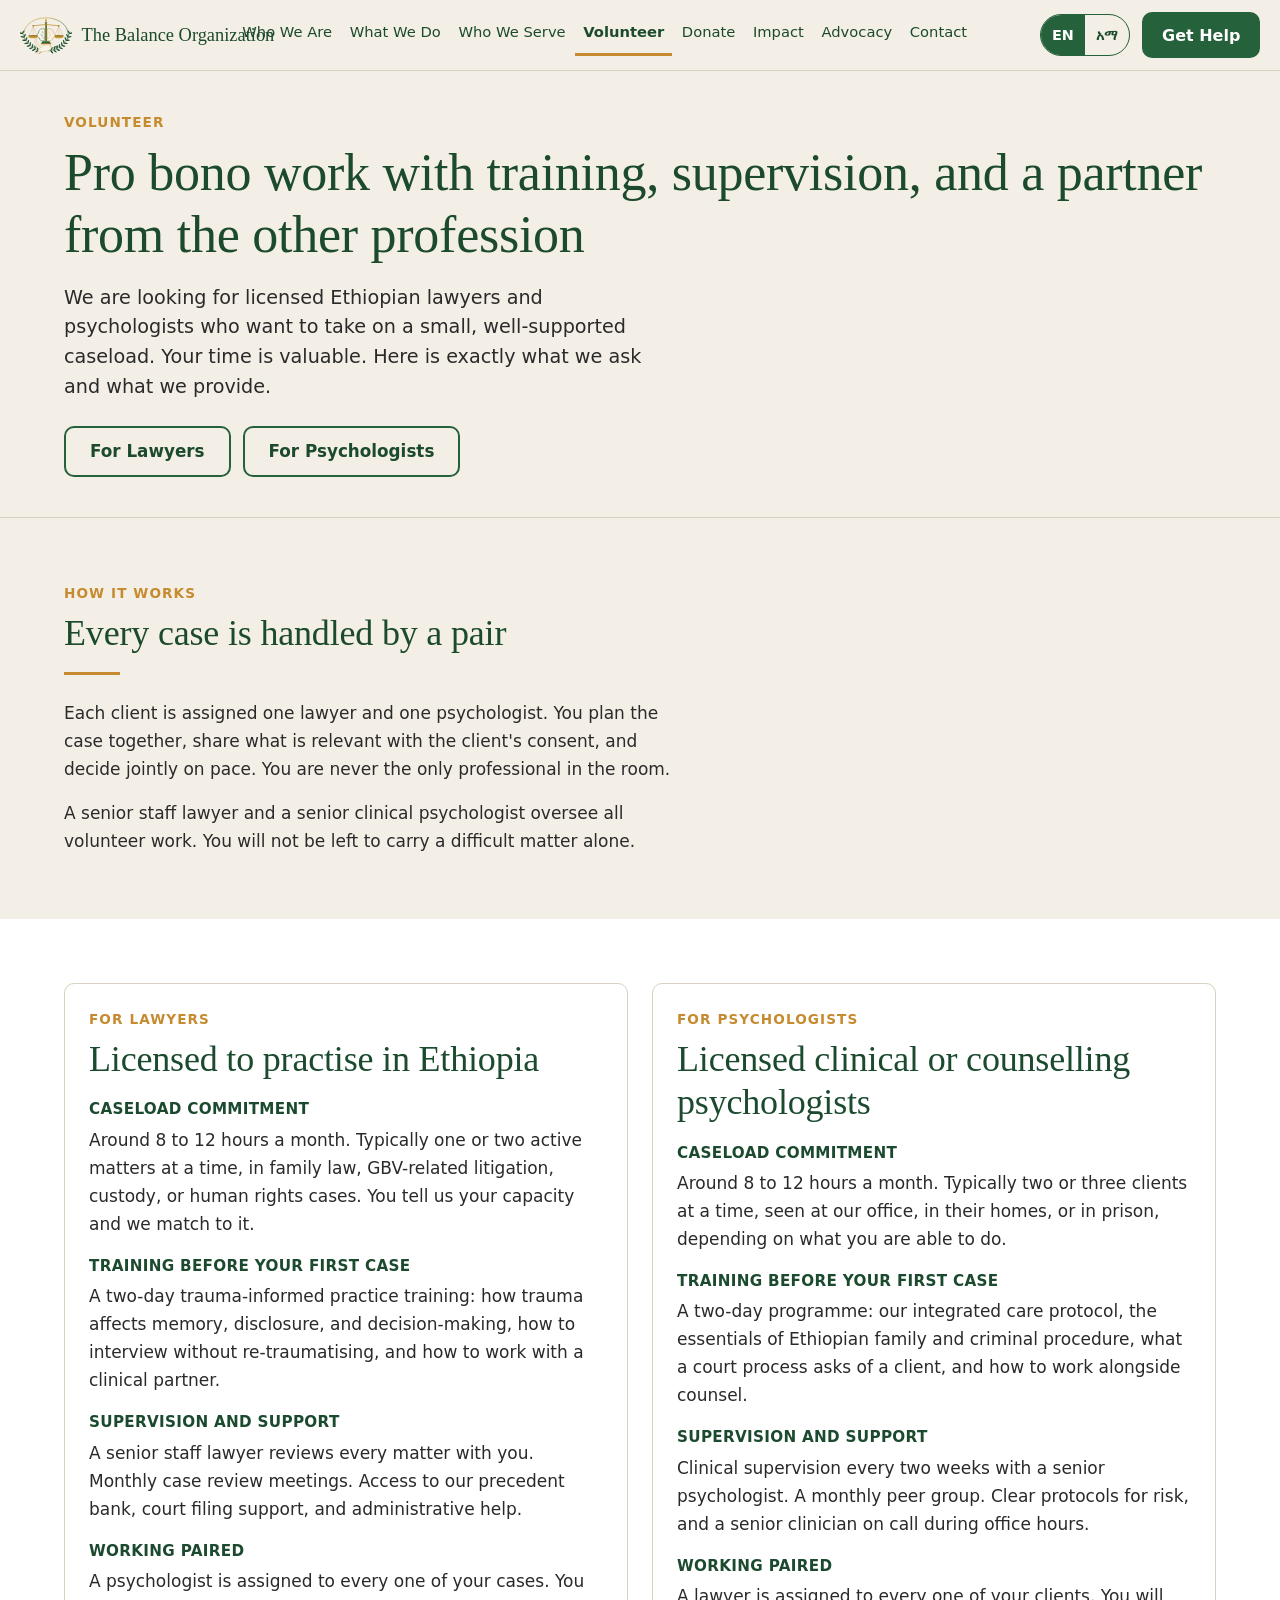
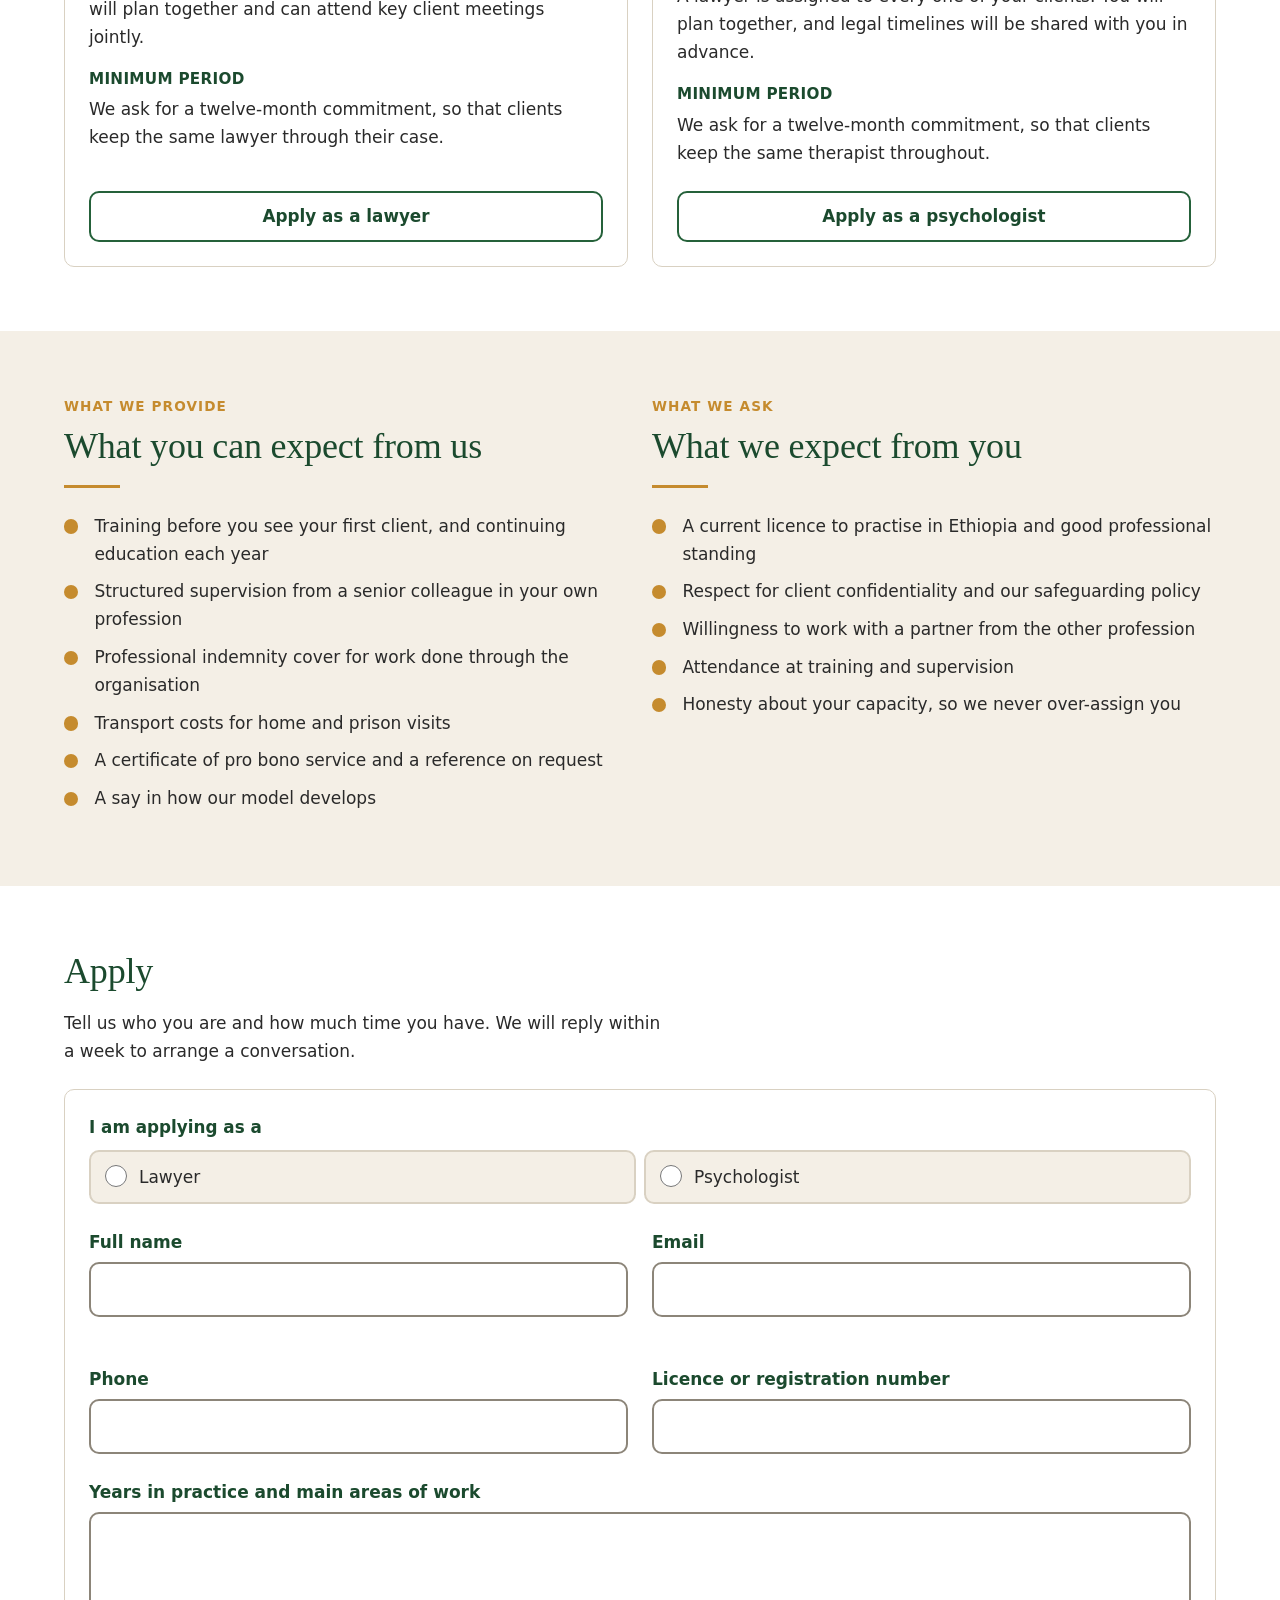
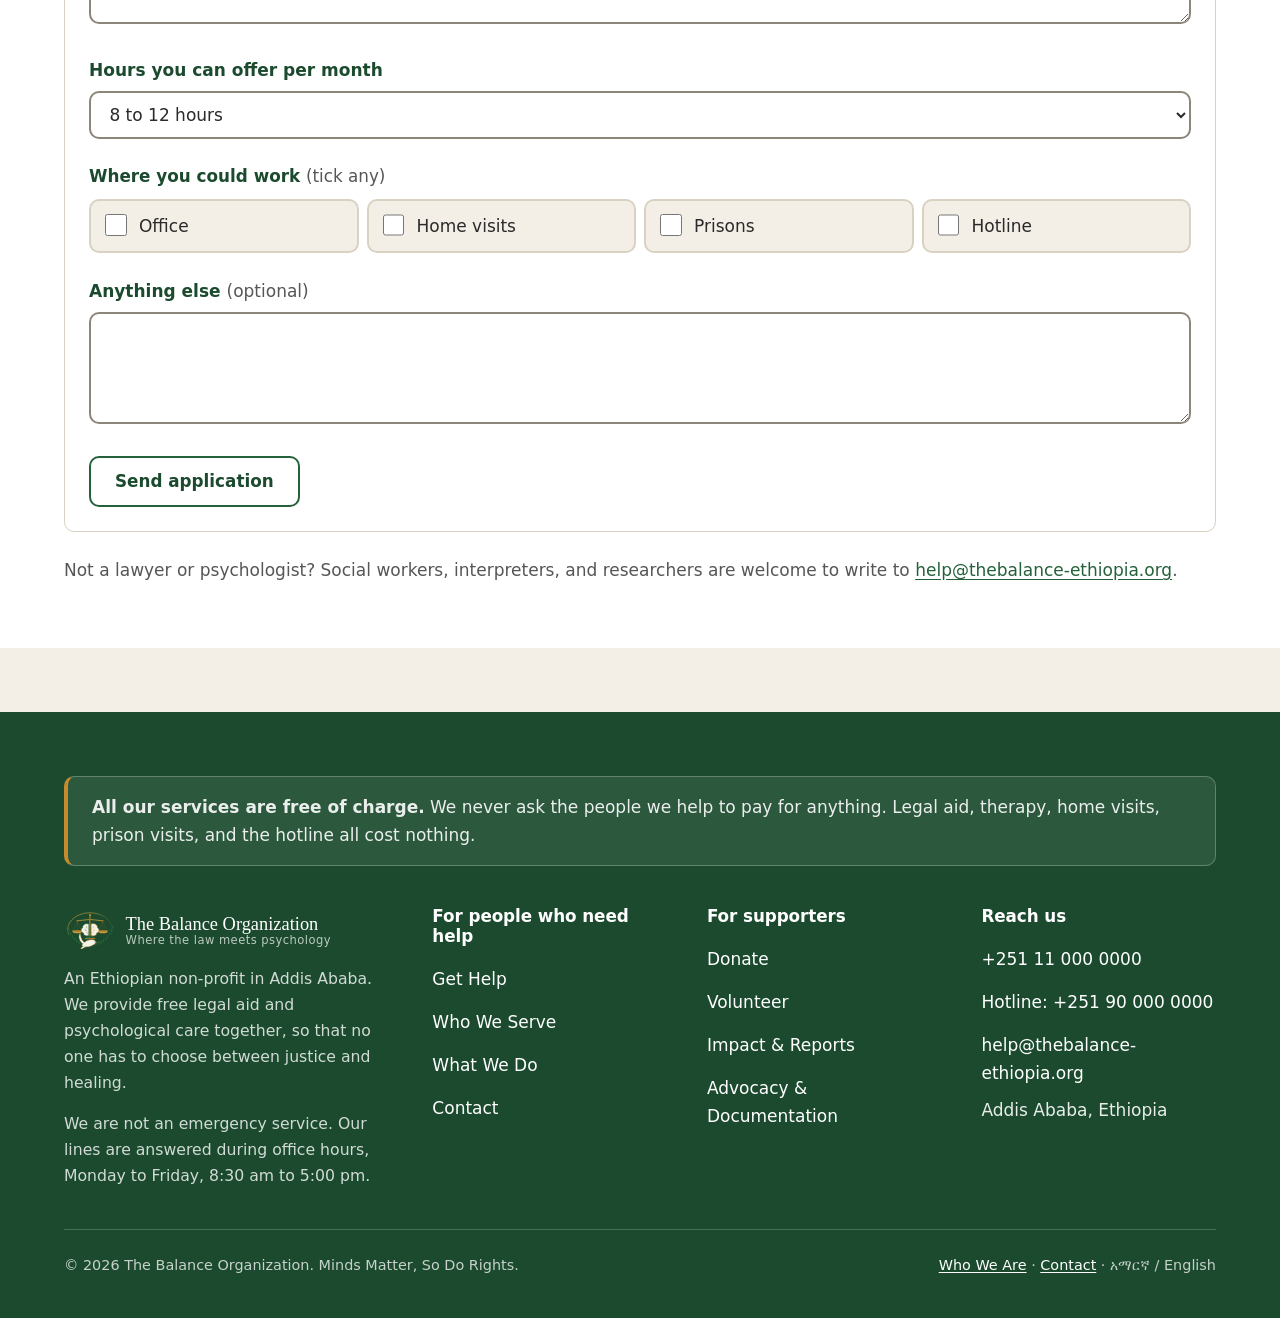
<file: volunteer.html>
<!DOCTYPE html>
<html lang="en">
<head>
  <meta charset="utf-8">
  <meta name="viewport" content="width=device-width, initial-scale=1">
  <title>Volunteer · The Balance Organization</title>
  <meta name="description" content="Pro bono opportunities for licensed Ethiopian lawyers and psychologists, with training, supervision, and a partner from the other profession.">
  <meta name="theme-color" content="#25613A">
  <link rel="icon" href="favicon.svg" type="image/svg+xml">
  <link rel="stylesheet" href="assets/css/style.css">
</head>
<body>
<a class="skip-link" href="#main">Skip to main content</a>
<header class="site-header">
  <div class="wrap site-header__bar">
    <a class="brand" href="index.html">
      <img class="brand__mark" src="assets/img/mark.svg" alt="" width="36" height="36">
      <span class="brand__name">The Balance Organization</span>
    </a>
    <nav class="site-nav" id="site-nav" aria-label="Main" data-open="false">
      <ul>
          <li><a href="who-we-are.html">Who We Are</a></li>
          <li><a href="what-we-do.html">What We Do</a></li>
          <li><a href="who-we-serve.html">Who We Serve</a></li>
          <li><a href="volunteer.html" aria-current="page">Volunteer</a></li>
          <li><a href="donate.html">Donate</a></li>
          <li><a href="impact.html">Impact</a></li>
          <li><a href="advocacy.html">Advocacy</a></li>
          <li><a href="contact.html">Contact</a></li>
      </ul>
    </nav>
    <div class="lang-toggle" role="group" aria-label="Language">
      <button type="button" data-lang="en" aria-pressed="true" lang="en">EN</button>
      <button type="button" data-lang="am" aria-pressed="false" lang="am">አማ</button>
    </div>
    <a class="btn btn--help" href="get-help.html">Get Help</a>
    <button class="nav-toggle" type="button" aria-controls="site-nav" aria-expanded="false">
      <span class="visually-hidden">Menu</span>
      <svg class="icon-menu" viewBox="0 0 24 24" fill="none" stroke="currentColor" stroke-width="2" stroke-linecap="round" aria-hidden="true"><path d="M4 7h16M4 12h16M4 17h16"/></svg>
      <svg class="icon-close" viewBox="0 0 24 24" fill="none" stroke="currentColor" stroke-width="2" stroke-linecap="round" aria-hidden="true"><path d="M6 6l12 12M18 6L6 18"/></svg>
    </button>
  </div>
  <div class="lang-notice" id="lang-notice" hidden>
    <div class="wrap">
      <p><span lang="am">የአማርኛ ገጾች በዝግጅት ላይ ናቸው። እባክዎ ይደውሉልን፦ <a href="tel:+251110000000">+251 11 000 0000</a>።</span><br>
      <span lang="en">Our Amharic pages are being prepared. Please call us on <a href="tel:+251110000000">+251 11 000 0000</a>.</span></p>
      <button type="button" data-close-lang-notice>Close</button>
    </div>
  </div>
</header>

<main id="main">

<section class="hero--page">
  <div class="wrap">
    <span class="eyebrow">Volunteer</span>
    <h1>Pro bono work with training, supervision, and a partner from the other profession</h1>
    <p class="lead measure">We are looking for licensed Ethiopian lawyers and psychologists who want to take on a small, well-supported caseload. Your time is valuable. Here is exactly what we ask and what we provide.</p>
    <div class="flow-actions mt-3">
      <a class="btn btn--secondary" href="#lawyers">For Lawyers</a>
      <a class="btn btn--secondary" href="#psychologists">For Psychologists</a>
    </div>
  </div>
</section>

<section class="section">
  <div class="wrap">
    <span class="eyebrow">How it works</span>
    <h2>Every case is handled by a pair</h2>
    <hr class="rule">
    <p class="measure">Each client is assigned one lawyer and one psychologist. You plan the case together, share what is relevant with the client's consent, and decide jointly on pace. You are never the only professional in the room.</p>
    <p class="measure">A senior staff lawyer and a senior clinical psychologist oversee all volunteer work. You will not be left to carry a difficult matter alone.</p>
  </div>
</section>

<section class="section section--white">
  <div class="wrap grid grid--2">
    <div class="card path" id="lawyers">
      <span class="eyebrow">For Lawyers</span>
      <h2>Licensed to practise in Ethiopia</h2>
      <dl>
        <dt>Caseload commitment</dt>
        <dd>Around 8 to 12 hours a month. Typically one or two active matters at a time, in family law, GBV-related litigation, custody, or human rights cases. You tell us your capacity and we match to it.</dd>
        <dt>Training before your first case</dt>
        <dd>A two-day trauma-informed practice training: how trauma affects memory, disclosure, and decision-making, how to interview without re-traumatising, and how to work with a clinical partner.</dd>
        <dt>Supervision and support</dt>
        <dd>A senior staff lawyer reviews every matter with you. Monthly case review meetings. Access to our precedent bank, court filing support, and administrative help.</dd>
        <dt>Working paired</dt>
        <dd>A psychologist is assigned to every one of your cases. You will plan together and can attend key client meetings jointly.</dd>
        <dt>Minimum period</dt>
        <dd>We ask for a twelve-month commitment, so that clients keep the same lawyer through their case.</dd>
      </dl>
      <a class="btn btn--secondary" href="#apply-lawyer">Apply as a lawyer</a>
    </div>

    <div class="card path" id="psychologists">
      <span class="eyebrow">For Psychologists</span>
      <h2>Licensed clinical or counselling psychologists</h2>
      <dl>
        <dt>Caseload commitment</dt>
        <dd>Around 8 to 12 hours a month. Typically two or three clients at a time, seen at our office, in their homes, or in prison, depending on what you are able to do.</dd>
        <dt>Training before your first case</dt>
        <dd>A two-day programme: our integrated care protocol, the essentials of Ethiopian family and criminal procedure, what a court process asks of a client, and how to work alongside counsel.</dd>
        <dt>Supervision and support</dt>
        <dd>Clinical supervision every two weeks with a senior psychologist. A monthly peer group. Clear protocols for risk, and a senior clinician on call during office hours.</dd>
        <dt>Working paired</dt>
        <dd>A lawyer is assigned to every one of your clients. You will plan together, and legal timelines will be shared with you in advance.</dd>
        <dt>Minimum period</dt>
        <dd>We ask for a twelve-month commitment, so that clients keep the same therapist throughout.</dd>
      </dl>
      <a class="btn btn--secondary" href="#apply-psychologist">Apply as a psychologist</a>
    </div>
  </div>
</section>

<section class="section">
  <div class="wrap grid grid--2">
    <div>
      <span class="eyebrow">What we provide</span>
      <h2>What you can expect from us</h2>
      <hr class="rule">
      <ul class="checklist">
        <li>Training before you see your first client, and continuing education each year</li>
        <li>Structured supervision from a senior colleague in your own profession</li>
        <li>Professional indemnity cover for work done through the organisation</li>
        <li>Transport costs for home and prison visits</li>
        <li>A certificate of pro bono service and a reference on request</li>
        <li>A say in how our model develops</li>
      </ul>
    </div>
    <div>
      <span class="eyebrow">What we ask</span>
      <h2>What we expect from you</h2>
      <hr class="rule">
      <ul class="checklist">
        <li>A current licence to practise in Ethiopia and good professional standing</li>
        <li>Respect for client confidentiality and our safeguarding policy</li>
        <li>Willingness to work with a partner from the other profession</li>
        <li>Attendance at training and supervision</li>
        <li>Honesty about your capacity, so we never over-assign you</li>
      </ul>
    </div>
  </div>
</section>

<section class="section section--white" id="apply">
  <div class="wrap">
    <span id="apply-lawyer"></span><span id="apply-psychologist"></span>
    <h2>Apply</h2>
    <p class="measure">Tell us who you are and how much time you have. We will reply within a week to arrange a conversation.</p>
    <form class="form mt-3" method="post" action="#" data-site-form
          data-success="&lt;h3&gt;Thank you for applying.&lt;/h3&gt;&lt;p&gt;We will reply within a week to arrange a conversation and confirm the next training dates.&lt;/p&gt;">
      <fieldset>
        <legend>I am applying as a</legend>
        <div class="choice choice--row">
          <label><input type="radio" name="role" value="lawyer" required> Lawyer</label>
          <label><input type="radio" name="role" value="psychologist"> Psychologist</label>
        </div>
      </fieldset>
      <div class="grid grid--2">
        <div class="field">
          <label for="v-name">Full name</label>
          <input type="text" id="v-name" name="name" required autocomplete="name">
        </div>
        <div class="field">
          <label for="v-email">Email</label>
          <input type="email" id="v-email" name="email" required autocomplete="email">
        </div>
        <div class="field">
          <label for="v-phone">Phone</label>
          <input type="tel" id="v-phone" name="phone" required autocomplete="tel">
        </div>
        <div class="field">
          <label for="v-licence">Licence or registration number</label>
          <input type="text" id="v-licence" name="licence" required>
        </div>
      </div>
      <div class="field">
        <label for="v-experience">Years in practice and main areas of work</label>
        <textarea id="v-experience" name="experience" rows="3" required></textarea>
      </div>
      <div class="field">
        <label for="v-hours">Hours you can offer per month</label>
        <select id="v-hours" name="hours">
          <option value="4-8">4 to 8 hours</option>
          <option value="8-12" selected>8 to 12 hours</option>
          <option value="12+">More than 12 hours</option>
        </select>
      </div>
      <fieldset>
        <legend>Where you could work <span class="optional">(tick any)</span></legend>
        <div class="choice choice--row">
          <label><input type="checkbox" name="settings[]" value="office"> Office</label>
          <label><input type="checkbox" name="settings[]" value="home"> Home visits</label>
          <label><input type="checkbox" name="settings[]" value="prison"> Prisons</label>
          <label><input type="checkbox" name="settings[]" value="hotline"> Hotline</label>
        </div>
      </fieldset>
      <div class="field">
        <label for="v-message">Anything else <span class="optional">(optional)</span></label>
        <textarea id="v-message" name="message" rows="3"></textarea>
      </div>
      <div class="form-actions">
        <button class="btn btn--secondary" type="submit">Send application</button>
      </div>
      <div class="form-status" hidden aria-live="polite"></div>
    </form>
    <p class="mt-3 muted">Not a lawyer or psychologist? Social workers, interpreters, and researchers are welcome to write to <a href="mailto:help@thebalance-ethiopia.org">help@thebalance-ethiopia.org</a>.</p>
  </div>
</section>

</main>
<footer class="site-footer">
  <div class="wrap">
    <div class="footer-free">
      <p><strong>All our services are free of charge.</strong> We never ask the people we help to pay for anything. Legal aid, therapy, home visits, prison visits, and the hotline all cost nothing.</p>
    </div>
    <div class="footer-grid">
      <div class="footer-brand">
        <a class="brand" href="index.html">
          <img class="brand__mark" src="assets/img/mark.svg" alt="" width="36" height="36">
          <span class="brand__name">The Balance Organization<small>Where the law meets psychology</small></span>
        </a>
        <p>An Ethiopian non-profit in Addis Ababa. We provide free legal aid and psychological care together, so that no one has to choose between justice and healing.</p>
        <p>We are not an emergency service. Our lines are answered during office hours, Monday to Friday, 8:30 am to 5:00 pm.</p>
      </div>
      <div>
        <h2>For people who need help</h2>
        <ul>
          <li><a href="get-help.html">Get Help</a></li>
          <li><a href="who-we-serve.html">Who We Serve</a></li>
          <li><a href="what-we-do.html">What We Do</a></li>
          <li><a href="contact.html">Contact</a></li>
        </ul>
      </div>
      <div>
        <h2>For supporters</h2>
        <ul>
          <li><a href="donate.html">Donate</a></li>
          <li><a href="volunteer.html">Volunteer</a></li>
          <li><a href="impact.html">Impact &amp; Reports</a></li>
          <li><a href="advocacy.html">Advocacy &amp; Documentation</a></li>
        </ul>
      </div>
      <div>
        <h2>Reach us</h2>
        <ul>
          <li><a href="tel:+251110000000">+251 11 000 0000</a></li>
          <li><a href="tel:+251900000000">Hotline: +251 90 000 0000</a></li>
          <li><a href="mailto:help@thebalance-ethiopia.org">help@thebalance-ethiopia.org</a></li>
          <li>Addis Ababa, Ethiopia</li>
        </ul>
      </div>
    </div>
    <div class="footer-bottom">
      <p>&copy; <span id="year">2026</span> The Balance Organization. Minds Matter, So Do Rights.</p>
      <p><a href="who-we-are.html">Who We Are</a> &middot; <a href="contact.html">Contact</a> &middot; <span lang="am">አማርኛ</span> / English</p>
    </div>
  </div>
</footer>
<script src="assets/js/main.js"></script>
</body>
</html>
</file>
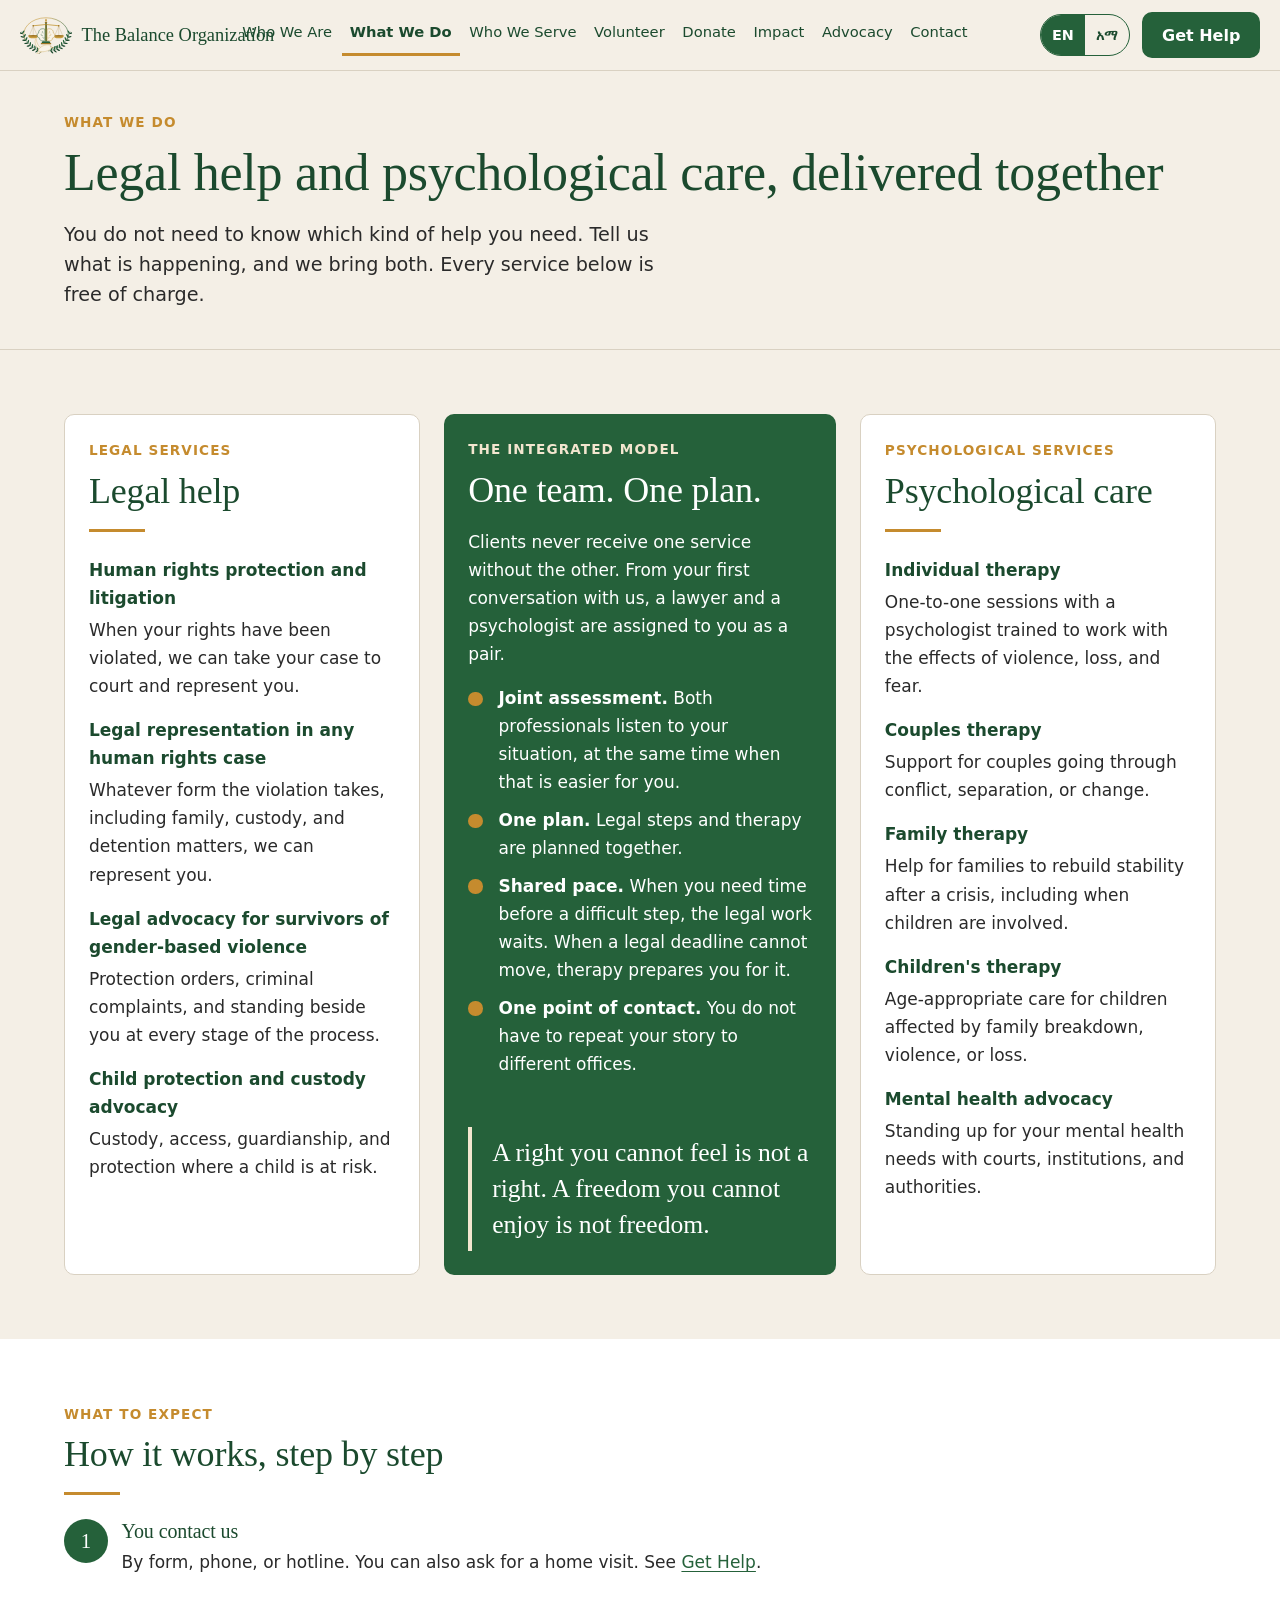
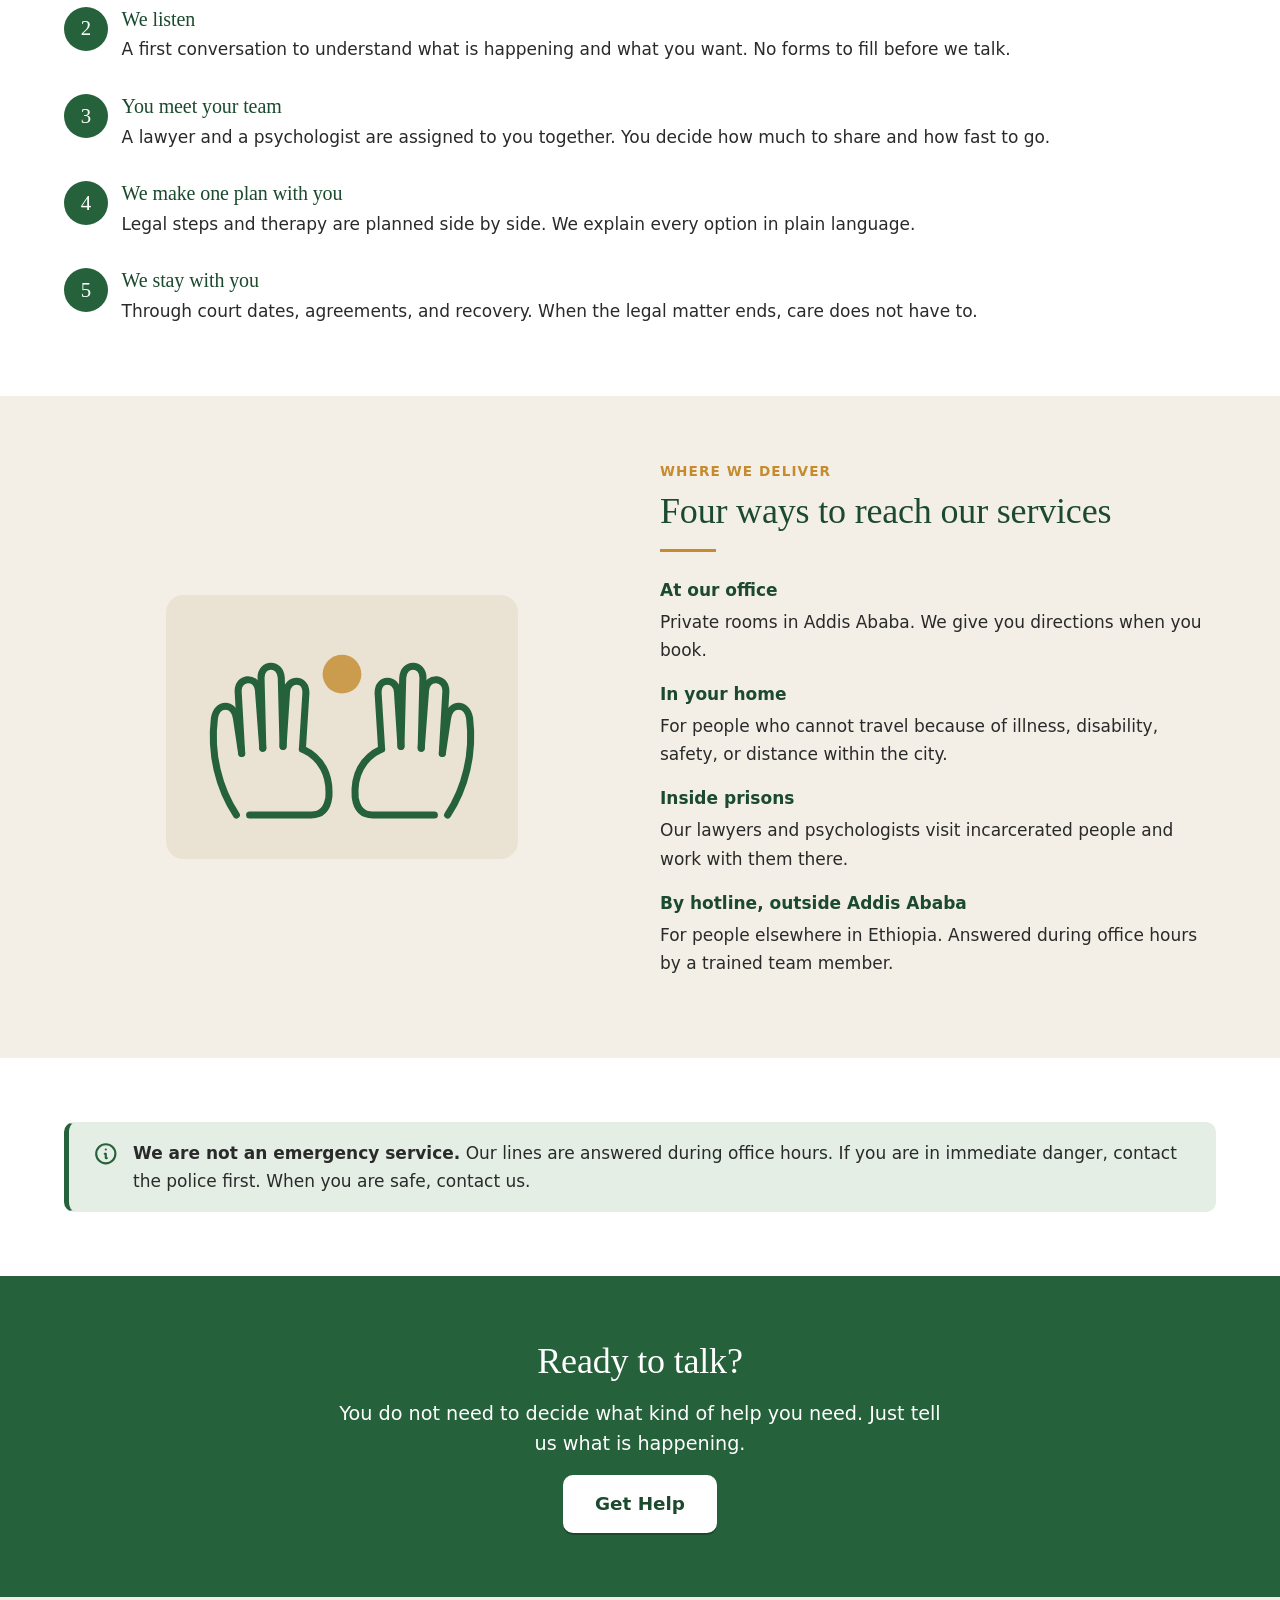
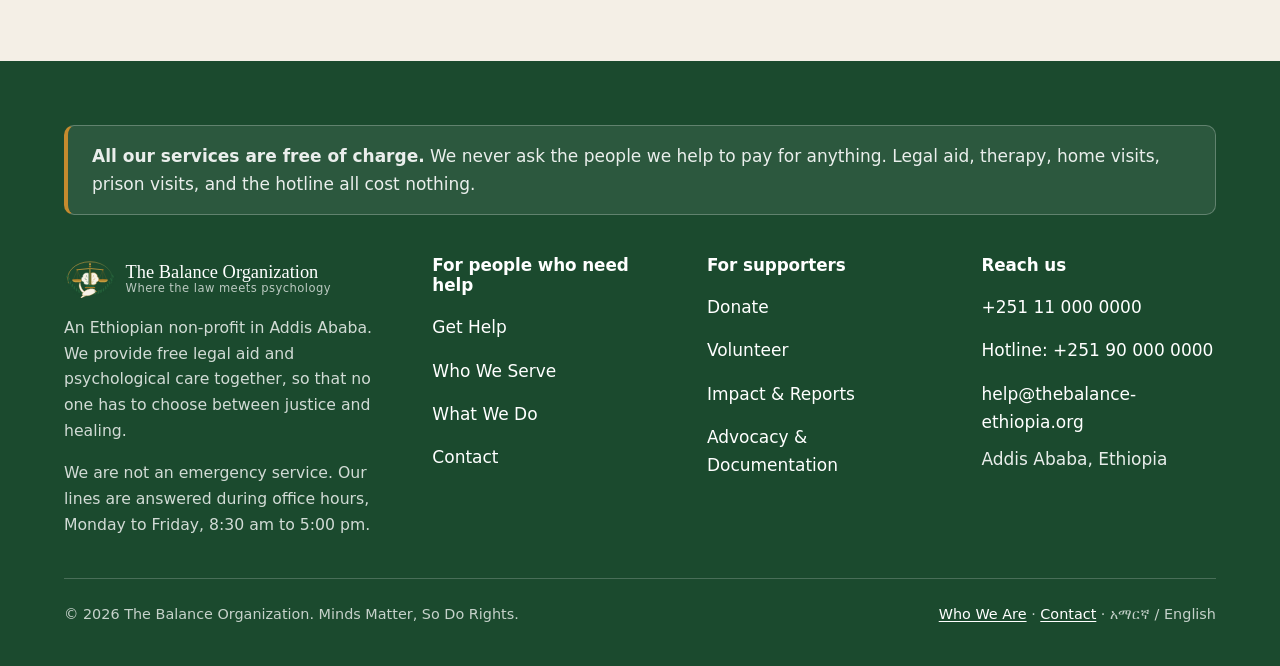
<file: what-we-do.html>
<!DOCTYPE html>
<html lang="en">
<head>
  <meta charset="utf-8">
  <meta name="viewport" content="width=device-width, initial-scale=1">
  <title>What We Do · The Balance Organization</title>
  <meta name="description" content="Free legal services and psychological care, delivered together by one team, at our office, in homes, in prisons, and by phone.">
  <meta name="theme-color" content="#25613A">
  <link rel="icon" href="favicon.svg" type="image/svg+xml">
  <link rel="stylesheet" href="assets/css/style.css">
</head>
<body>
<a class="skip-link" href="#main">Skip to main content</a>
<header class="site-header">
  <div class="wrap site-header__bar">
    <a class="brand" href="index.html">
      <img class="brand__mark" src="assets/img/mark.svg" alt="" width="36" height="36">
      <span class="brand__name">The Balance Organization</span>
    </a>
    <nav class="site-nav" id="site-nav" aria-label="Main" data-open="false">
      <ul>
          <li><a href="who-we-are.html">Who We Are</a></li>
          <li><a href="what-we-do.html" aria-current="page">What We Do</a></li>
          <li><a href="who-we-serve.html">Who We Serve</a></li>
          <li><a href="volunteer.html">Volunteer</a></li>
          <li><a href="donate.html">Donate</a></li>
          <li><a href="impact.html">Impact</a></li>
          <li><a href="advocacy.html">Advocacy</a></li>
          <li><a href="contact.html">Contact</a></li>
      </ul>
    </nav>
    <div class="lang-toggle" role="group" aria-label="Language">
      <button type="button" data-lang="en" aria-pressed="true" lang="en">EN</button>
      <button type="button" data-lang="am" aria-pressed="false" lang="am">አማ</button>
    </div>
    <a class="btn btn--help" href="get-help.html">Get Help</a>
    <button class="nav-toggle" type="button" aria-controls="site-nav" aria-expanded="false">
      <span class="visually-hidden">Menu</span>
      <svg class="icon-menu" viewBox="0 0 24 24" fill="none" stroke="currentColor" stroke-width="2" stroke-linecap="round" aria-hidden="true"><path d="M4 7h16M4 12h16M4 17h16"/></svg>
      <svg class="icon-close" viewBox="0 0 24 24" fill="none" stroke="currentColor" stroke-width="2" stroke-linecap="round" aria-hidden="true"><path d="M6 6l12 12M18 6L6 18"/></svg>
    </button>
  </div>
  <div class="lang-notice" id="lang-notice" hidden>
    <div class="wrap">
      <p><span lang="am">የአማርኛ ገጾች በዝግጅት ላይ ናቸው። እባክዎ ይደውሉልን፦ <a href="tel:+251110000000">+251 11 000 0000</a>።</span><br>
      <span lang="en">Our Amharic pages are being prepared. Please call us on <a href="tel:+251110000000">+251 11 000 0000</a>.</span></p>
      <button type="button" data-close-lang-notice>Close</button>
    </div>
  </div>
</header>

<main id="main">

<section class="hero--page">
  <div class="wrap">
    <span class="eyebrow">What We Do</span>
    <h1>Legal help and psychological care, delivered together</h1>
    <p class="lead measure">You do not need to know which kind of help you need. Tell us what is happening, and we bring both. Every service below is free of charge.</p>
  </div>
</section>

<section class="section">
  <div class="wrap">
    <div class="model">
      <div class="model__col">
        <span class="eyebrow">Legal services</span>
        <h2>Legal help</h2>
        <hr class="rule">
        <dl class="definition">
          <dt>Human rights protection and litigation</dt>
          <dd>When your rights have been violated, we can take your case to court and represent you.</dd>
          <dt>Legal representation in any human rights case</dt>
          <dd>Whatever form the violation takes, including family, custody, and detention matters, we can represent you.</dd>
          <dt>Legal advocacy for survivors of gender-based violence</dt>
          <dd>Protection orders, criminal complaints, and standing beside you at every stage of the process.</dd>
          <dt>Child protection and custody advocacy</dt>
          <dd>Custody, access, guardianship, and protection where a child is at risk.</dd>
        </dl>
      </div>

      <div class="model__bridge">
        <span class="eyebrow">The integrated model</span>
        <h2>One team. One plan.</h2>
        <p>Clients never receive one service without the other. From your first conversation with us, a lawyer and a psychologist are assigned to you as a pair.</p>
        <ul class="checklist">
          <li><strong>Joint assessment.</strong> Both professionals listen to your situation, at the same time when that is easier for you.</li>
          <li><strong>One plan.</strong> Legal steps and therapy are planned together.</li>
          <li><strong>Shared pace.</strong> When you need time before a difficult step, the legal work waits. When a legal deadline cannot move, therapy prepares you for it.</li>
          <li><strong>One point of contact.</strong> You do not have to repeat your story to different offices.</li>
        </ul>
        <p class="quote-block">A right you cannot feel is not a right. A freedom you cannot enjoy is not freedom.</p>
      </div>

      <div class="model__col">
        <span class="eyebrow">Psychological services</span>
        <h2>Psychological care</h2>
        <hr class="rule">
        <dl class="definition">
          <dt>Individual therapy</dt>
          <dd>One-to-one sessions with a psychologist trained to work with the effects of violence, loss, and fear.</dd>
          <dt>Couples therapy</dt>
          <dd>Support for couples going through conflict, separation, or change.</dd>
          <dt>Family therapy</dt>
          <dd>Help for families to rebuild stability after a crisis, including when children are involved.</dd>
          <dt>Children's therapy</dt>
          <dd>Age-appropriate care for children affected by family breakdown, violence, or loss.</dd>
          <dt>Mental health advocacy</dt>
          <dd>Standing up for your mental health needs with courts, institutions, and authorities.</dd>
        </dl>
      </div>
    </div>
  </div>
</section>

<section class="section section--white">
  <div class="wrap">
    <span class="eyebrow">What to expect</span>
    <h2>How it works, step by step</h2>
    <hr class="rule">
    <ol class="steps">
      <li>
        <h3>You contact us</h3>
        <p>By form, phone, or hotline. You can also ask for a home visit. See <a href="get-help.html">Get Help</a>.</p>
      </li>
      <li>
        <h3>We listen</h3>
        <p>A first conversation to understand what is happening and what you want. No forms to fill before we talk.</p>
      </li>
      <li>
        <h3>You meet your team</h3>
        <p>A lawyer and a psychologist are assigned to you together. You decide how much to share and how fast to go.</p>
      </li>
      <li>
        <h3>We make one plan with you</h3>
        <p>Legal steps and therapy are planned side by side. We explain every option in plain language.</p>
      </li>
      <li>
        <h3>We stay with you</h3>
        <p>Through court dates, agreements, and recovery. When the legal matter ends, care does not have to.</p>
      </li>
    </ol>
  </div>
</section>

<section class="section">
  <div class="wrap two-up two-up--art-left">
    <div class="two-up__art art">
      <img src="assets/img/hands.svg" alt="" width="400" height="300">
    </div>
    <div>
      <span class="eyebrow">Where we deliver</span>
      <h2>Four ways to reach our services</h2>
      <hr class="rule">
      <dl class="definition">
        <dt>At our office</dt>
        <dd>Private rooms in Addis Ababa. We give you directions when you book.</dd>
        <dt>In your home</dt>
        <dd>For people who cannot travel because of illness, disability, safety, or distance within the city.</dd>
        <dt>Inside prisons</dt>
        <dd>Our lawyers and psychologists visit incarcerated people and work with them there.</dd>
        <dt>By hotline, outside Addis Ababa</dt>
        <dd>For people elsewhere in Ethiopia. Answered during office hours by a trained team member.</dd>
      </dl>
    </div>
  </div>
</section>

<section class="section section--white">
  <div class="wrap">
    <div class="notice notice--calm">
      <svg viewBox="0 0 24 24" fill="none" stroke="currentColor" stroke-width="2" stroke-linecap="round" stroke-linejoin="round" aria-hidden="true"><circle cx="12" cy="12" r="9"/><path d="M12 8h.01M11 12h1v4h1"/></svg>
      <p><strong>We are not an emergency service.</strong> Our lines are answered during office hours. If you are in immediate danger, contact the police first. When you are safe, contact us.</p>
    </div>
  </div>
</section>

<section class="section section--green">
  <div class="wrap center">
    <h2>Ready to talk?</h2>
    <p class="lead measure">You do not need to decide what kind of help you need. Just tell us what is happening.</p>
    <a class="btn btn--help" href="get-help.html">Get Help</a>
  </div>
</section>

</main>
<footer class="site-footer">
  <div class="wrap">
    <div class="footer-free">
      <p><strong>All our services are free of charge.</strong> We never ask the people we help to pay for anything. Legal aid, therapy, home visits, prison visits, and the hotline all cost nothing.</p>
    </div>
    <div class="footer-grid">
      <div class="footer-brand">
        <a class="brand" href="index.html">
          <img class="brand__mark" src="assets/img/mark.svg" alt="" width="36" height="36">
          <span class="brand__name">The Balance Organization<small>Where the law meets psychology</small></span>
        </a>
        <p>An Ethiopian non-profit in Addis Ababa. We provide free legal aid and psychological care together, so that no one has to choose between justice and healing.</p>
        <p>We are not an emergency service. Our lines are answered during office hours, Monday to Friday, 8:30 am to 5:00 pm.</p>
      </div>
      <div>
        <h2>For people who need help</h2>
        <ul>
          <li><a href="get-help.html">Get Help</a></li>
          <li><a href="who-we-serve.html">Who We Serve</a></li>
          <li><a href="what-we-do.html">What We Do</a></li>
          <li><a href="contact.html">Contact</a></li>
        </ul>
      </div>
      <div>
        <h2>For supporters</h2>
        <ul>
          <li><a href="donate.html">Donate</a></li>
          <li><a href="volunteer.html">Volunteer</a></li>
          <li><a href="impact.html">Impact &amp; Reports</a></li>
          <li><a href="advocacy.html">Advocacy &amp; Documentation</a></li>
        </ul>
      </div>
      <div>
        <h2>Reach us</h2>
        <ul>
          <li><a href="tel:+251110000000">+251 11 000 0000</a></li>
          <li><a href="tel:+251900000000">Hotline: +251 90 000 0000</a></li>
          <li><a href="mailto:help@thebalance-ethiopia.org">help@thebalance-ethiopia.org</a></li>
          <li>Addis Ababa, Ethiopia</li>
        </ul>
      </div>
    </div>
    <div class="footer-bottom">
      <p>&copy; <span id="year">2026</span> The Balance Organization. Minds Matter, So Do Rights.</p>
      <p><a href="who-we-are.html">Who We Are</a> &middot; <a href="contact.html">Contact</a> &middot; <span lang="am">አማርኛ</span> / English</p>
    </div>
  </div>
</footer>
<script src="assets/js/main.js"></script>
</body>
</html>
</file>
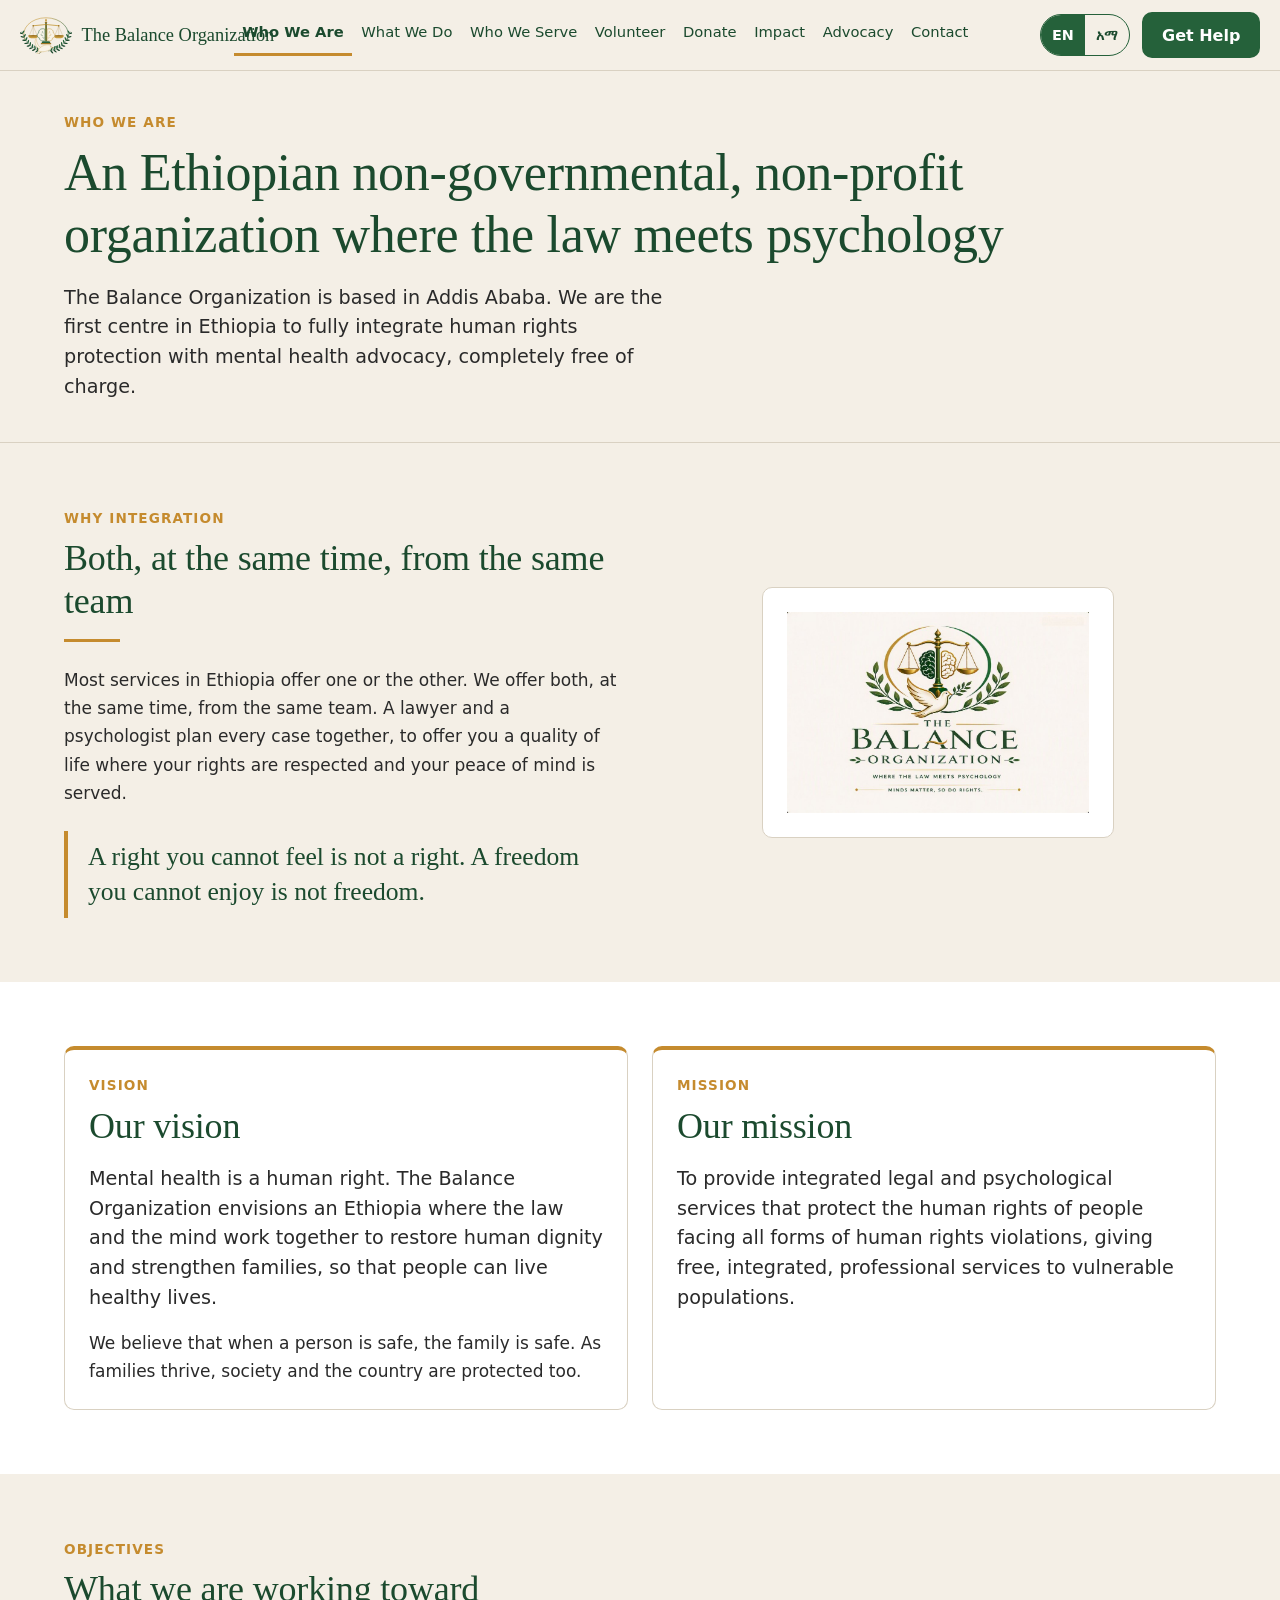
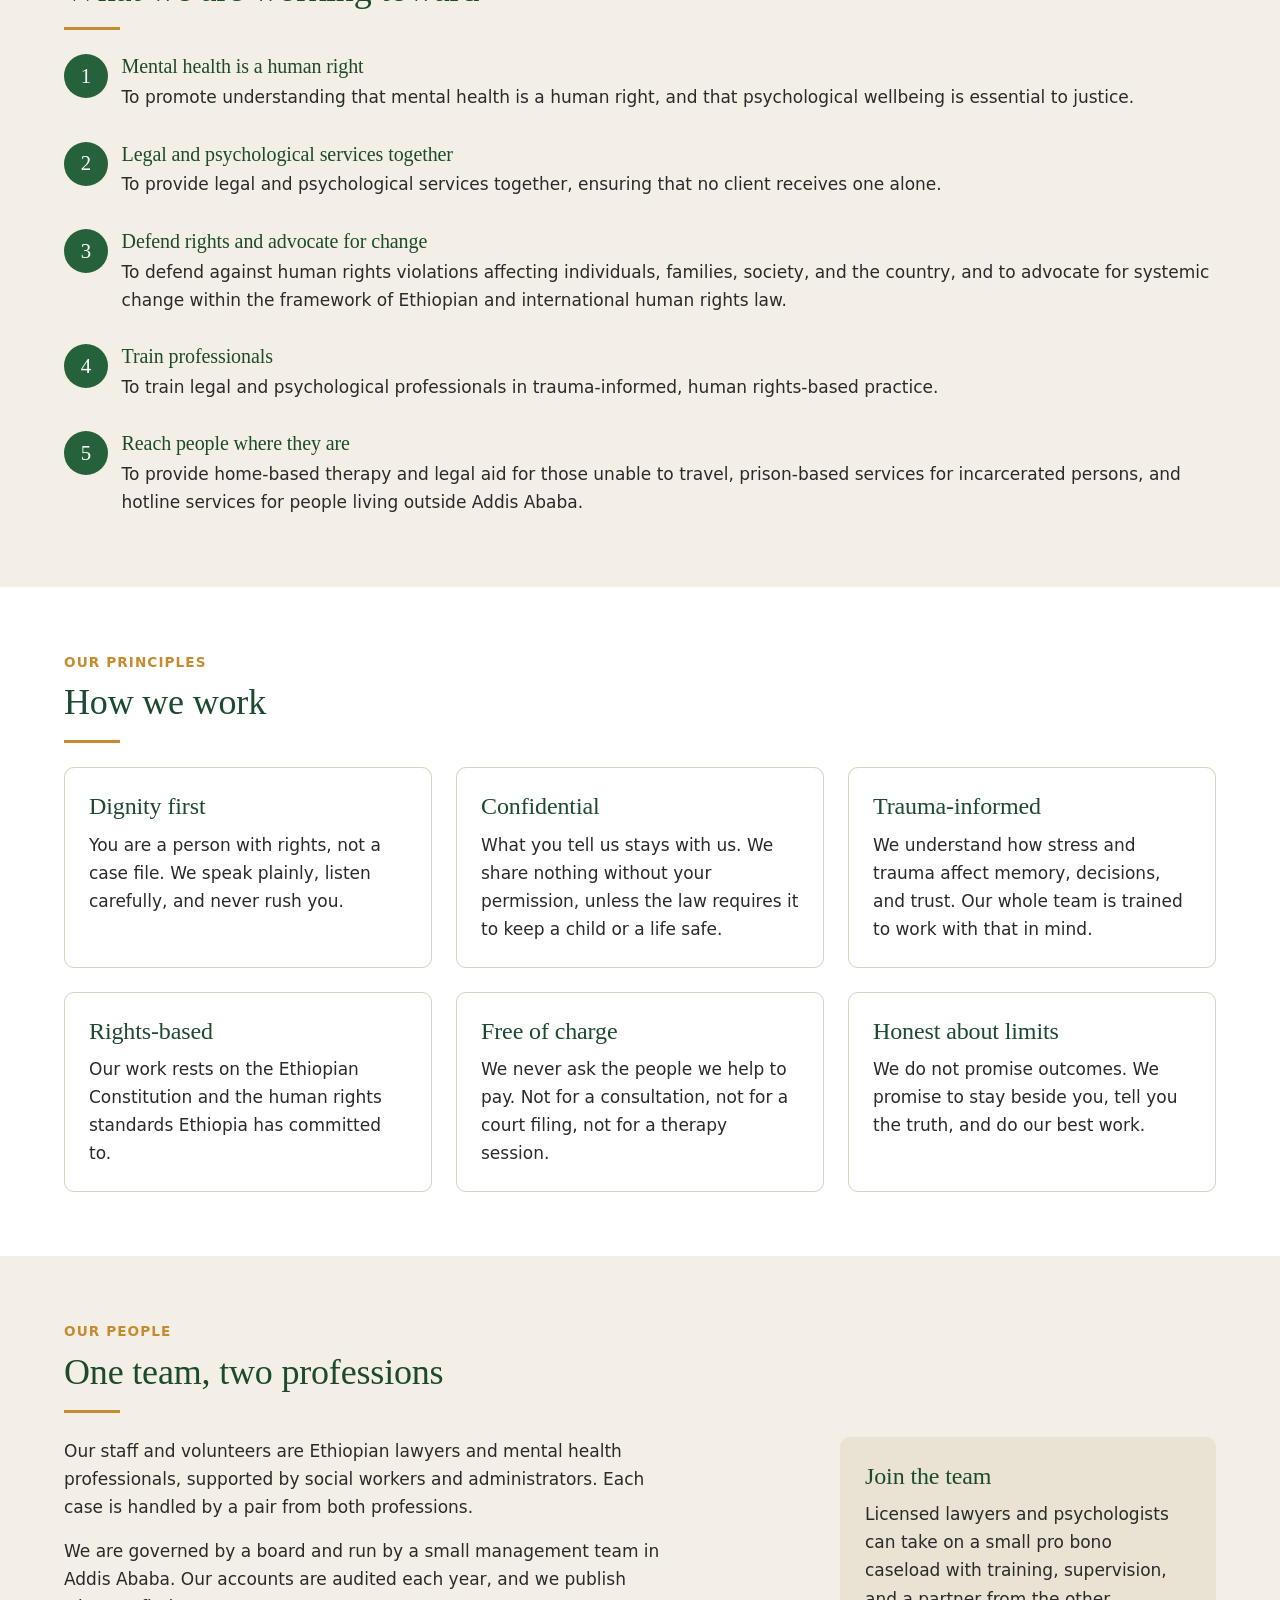
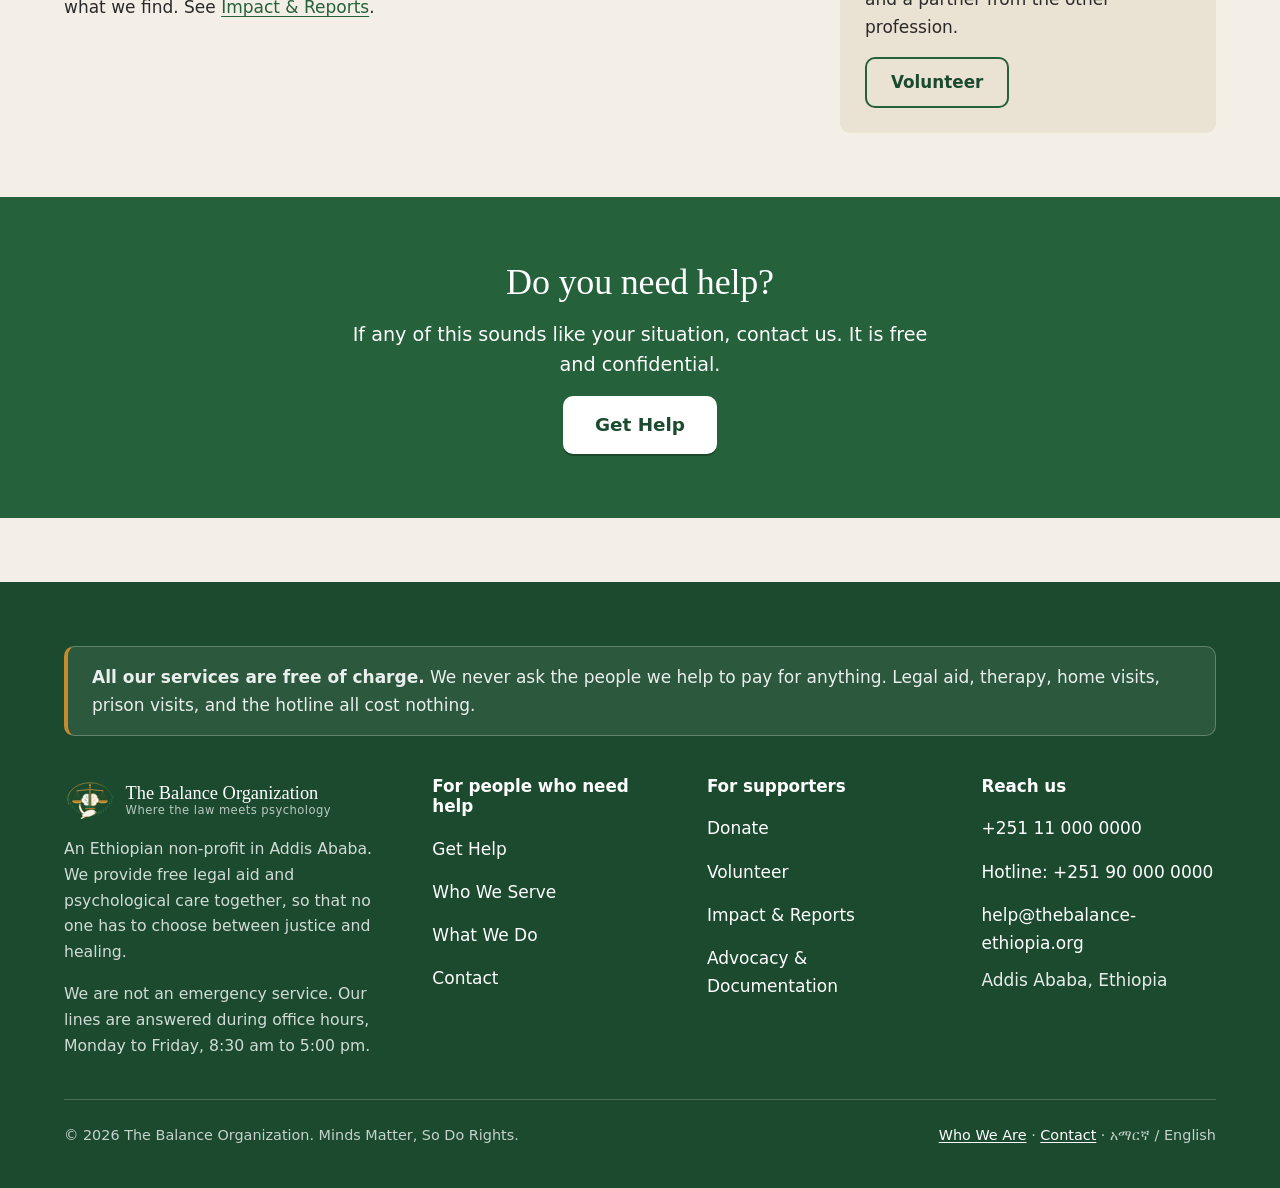
<file: who-we-are.html>
<!DOCTYPE html>
<html lang="en">
<head>
  <meta charset="utf-8">
  <meta name="viewport" content="width=device-width, initial-scale=1">
  <title>Who We Are · The Balance Organization</title>
  <meta name="description" content="The vision, mission, and objectives of The Balance Organization, the first centre in Ethiopia to integrate family law, trauma-informed care, and human rights advocacy.">
  <meta name="theme-color" content="#25613A">
  <link rel="icon" href="favicon.svg" type="image/svg+xml">
  <link rel="stylesheet" href="assets/css/style.css">
</head>
<body>
<a class="skip-link" href="#main">Skip to main content</a>
<header class="site-header">
  <div class="wrap site-header__bar">
    <a class="brand" href="index.html">
      <img class="brand__mark" src="assets/img/mark.svg" alt="" width="36" height="36">
      <span class="brand__name">The Balance Organization</span>
    </a>
    <nav class="site-nav" id="site-nav" aria-label="Main" data-open="false">
      <ul>
          <li><a href="who-we-are.html" aria-current="page">Who We Are</a></li>
          <li><a href="what-we-do.html">What We Do</a></li>
          <li><a href="who-we-serve.html">Who We Serve</a></li>
          <li><a href="volunteer.html">Volunteer</a></li>
          <li><a href="donate.html">Donate</a></li>
          <li><a href="impact.html">Impact</a></li>
          <li><a href="advocacy.html">Advocacy</a></li>
          <li><a href="contact.html">Contact</a></li>
      </ul>
    </nav>
    <div class="lang-toggle" role="group" aria-label="Language">
      <button type="button" data-lang="en" aria-pressed="true" lang="en">EN</button>
      <button type="button" data-lang="am" aria-pressed="false" lang="am">አማ</button>
    </div>
    <a class="btn btn--help" href="get-help.html">Get Help</a>
    <button class="nav-toggle" type="button" aria-controls="site-nav" aria-expanded="false">
      <span class="visually-hidden">Menu</span>
      <svg class="icon-menu" viewBox="0 0 24 24" fill="none" stroke="currentColor" stroke-width="2" stroke-linecap="round" aria-hidden="true"><path d="M4 7h16M4 12h16M4 17h16"/></svg>
      <svg class="icon-close" viewBox="0 0 24 24" fill="none" stroke="currentColor" stroke-width="2" stroke-linecap="round" aria-hidden="true"><path d="M6 6l12 12M18 6L6 18"/></svg>
    </button>
  </div>
  <div class="lang-notice" id="lang-notice" hidden>
    <div class="wrap">
      <p><span lang="am">የአማርኛ ገጾች በዝግጅት ላይ ናቸው። እባክዎ ይደውሉልን፦ <a href="tel:+251110000000">+251 11 000 0000</a>።</span><br>
      <span lang="en">Our Amharic pages are being prepared. Please call us on <a href="tel:+251110000000">+251 11 000 0000</a>.</span></p>
      <button type="button" data-close-lang-notice>Close</button>
    </div>
  </div>
</header>

<main id="main">

<section class="hero--page">
  <div class="wrap">
    <span class="eyebrow">Who We Are</span>
    <h1>An Ethiopian non-governmental, non-profit organization where the law meets psychology</h1>
    <p class="lead measure">The Balance Organization is based in Addis Ababa. We are the first centre in Ethiopia to fully integrate human rights protection with mental health advocacy, completely free of charge.</p>
  </div>
</section>

<section class="section">
  <div class="wrap two-up">
    <div>
      <span class="eyebrow">Why integration</span>
      <h2>Both, at the same time, from the same team</h2>
      <hr class="rule">
      <p class="measure">Most services in Ethiopia offer one or the other. We offer both, at the same time, from the same team. A lawyer and a psychologist plan every case together, to offer you a quality of life where your rights are respected and your peace of mind is served.</p>
      <p class="quote-block">A right you cannot feel is not a right. A freedom you cannot enjoy is not freedom.</p>
    </div>
    <div class="two-up__art art logo-frame">
      <img src="assets/img/logo.jpg" alt="The Balance Organization logo: scales of justice holding a brain, a dove with an olive branch, and a laurel wreath" width="1000" height="667">
    </div>
  </div>
</section>

<section class="section section--white">
  <div class="wrap">
    <div class="grid grid--2">
      <div class="card card--accent">
        <span class="eyebrow">Vision</span>
        <h2>Our vision</h2>
        <p class="lead">Mental health is a human right. The Balance Organization envisions an Ethiopia where the law and the mind work together to restore human dignity and strengthen families, so that people can live healthy lives.</p>
        <p>We believe that when a person is safe, the family is safe. As families thrive, society and the country are protected too.</p>
      </div>
      <div class="card card--accent">
        <span class="eyebrow">Mission</span>
        <h2>Our mission</h2>
        <p class="lead">To provide integrated legal and psychological services that protect the human rights of people facing all forms of human rights violations, giving free, integrated, professional services to vulnerable populations.</p>
      </div>
    </div>
  </div>
</section>

<section class="section">
  <div class="wrap">
    <span class="eyebrow">Objectives</span>
    <h2>What we are working toward</h2>
    <hr class="rule">
    <ol class="steps">
      <li>
        <h3>Mental health is a human right</h3>
        <p>To promote understanding that mental health is a human right, and that psychological wellbeing is essential to justice.</p>
      </li>
      <li>
        <h3>Legal and psychological services together</h3>
        <p>To provide legal and psychological services together, ensuring that no client receives one alone.</p>
      </li>
      <li>
        <h3>Defend rights and advocate for change</h3>
        <p>To defend against human rights violations affecting individuals, families, society, and the country, and to advocate for systemic change within the framework of Ethiopian and international human rights law.</p>
      </li>
      <li>
        <h3>Train professionals</h3>
        <p>To train legal and psychological professionals in trauma-informed, human rights-based practice.</p>
      </li>
      <li>
        <h3>Reach people where they are</h3>
        <p>To provide home-based therapy and legal aid for those unable to travel, prison-based services for incarcerated persons, and hotline services for people living outside Addis Ababa.</p>
      </li>
    </ol>
  </div>
</section>

<section class="section section--white">
  <div class="wrap">
    <span class="eyebrow">Our principles</span>
    <h2>How we work</h2>
    <hr class="rule">
    <div class="grid grid--3">
      <div class="card">
        <h3>Dignity first</h3>
        <p>You are a person with rights, not a case file. We speak plainly, listen carefully, and never rush you.</p>
      </div>
      <div class="card">
        <h3>Confidential</h3>
        <p>What you tell us stays with us. We share nothing without your permission, unless the law requires it to keep a child or a life safe.</p>
      </div>
      <div class="card">
        <h3>Trauma-informed</h3>
        <p>We understand how stress and trauma affect memory, decisions, and trust. Our whole team is trained to work with that in mind.</p>
      </div>
      <div class="card">
        <h3>Rights-based</h3>
        <p>Our work rests on the Ethiopian Constitution and the human rights standards Ethiopia has committed to.</p>
      </div>
      <div class="card">
        <h3>Free of charge</h3>
        <p>We never ask the people we help to pay. Not for a consultation, not for a court filing, not for a therapy session.</p>
      </div>
      <div class="card">
        <h3>Honest about limits</h3>
        <p>We do not promise outcomes. We promise to stay beside you, tell you the truth, and do our best work.</p>
      </div>
    </div>
  </div>
</section>

<section class="section">
  <div class="wrap">
    <span class="eyebrow">Our people</span>
    <h2>One team, two professions</h2>
    <hr class="rule">
    <div class="grid grid--sidebar">
      <div class="stack">
        <p class="measure">Our staff and volunteers are Ethiopian lawyers and mental health professionals, supported by social workers and administrators. Each case is handled by a pair from both professions.</p>
        <p class="measure">We are governed by a board and run by a small management team in Addis Ababa. Our accounts are audited each year, and we publish what we find. See <a href="impact.html">Impact &amp; Reports</a>.</p>
      </div>
      <div class="card card--soft">
        <h3>Join the team</h3>
        <p>Licensed lawyers and psychologists can take on a small pro bono caseload with training, supervision, and a partner from the other profession.</p>
        <a class="btn btn--secondary" href="volunteer.html">Volunteer</a>
      </div>
    </div>
  </div>
</section>

<section class="section section--green">
  <div class="wrap center">
    <h2>Do you need help?</h2>
    <p class="lead measure">If any of this sounds like your situation, contact us. It is free and confidential.</p>
    <a class="btn btn--help" href="get-help.html">Get Help</a>
  </div>
</section>

</main>
<footer class="site-footer">
  <div class="wrap">
    <div class="footer-free">
      <p><strong>All our services are free of charge.</strong> We never ask the people we help to pay for anything. Legal aid, therapy, home visits, prison visits, and the hotline all cost nothing.</p>
    </div>
    <div class="footer-grid">
      <div class="footer-brand">
        <a class="brand" href="index.html">
          <img class="brand__mark" src="assets/img/mark.svg" alt="" width="36" height="36">
          <span class="brand__name">The Balance Organization<small>Where the law meets psychology</small></span>
        </a>
        <p>An Ethiopian non-profit in Addis Ababa. We provide free legal aid and psychological care together, so that no one has to choose between justice and healing.</p>
        <p>We are not an emergency service. Our lines are answered during office hours, Monday to Friday, 8:30 am to 5:00 pm.</p>
      </div>
      <div>
        <h2>For people who need help</h2>
        <ul>
          <li><a href="get-help.html">Get Help</a></li>
          <li><a href="who-we-serve.html">Who We Serve</a></li>
          <li><a href="what-we-do.html">What We Do</a></li>
          <li><a href="contact.html">Contact</a></li>
        </ul>
      </div>
      <div>
        <h2>For supporters</h2>
        <ul>
          <li><a href="donate.html">Donate</a></li>
          <li><a href="volunteer.html">Volunteer</a></li>
          <li><a href="impact.html">Impact &amp; Reports</a></li>
          <li><a href="advocacy.html">Advocacy &amp; Documentation</a></li>
        </ul>
      </div>
      <div>
        <h2>Reach us</h2>
        <ul>
          <li><a href="tel:+251110000000">+251 11 000 0000</a></li>
          <li><a href="tel:+251900000000">Hotline: +251 90 000 0000</a></li>
          <li><a href="mailto:help@thebalance-ethiopia.org">help@thebalance-ethiopia.org</a></li>
          <li>Addis Ababa, Ethiopia</li>
        </ul>
      </div>
    </div>
    <div class="footer-bottom">
      <p>&copy; <span id="year">2026</span> The Balance Organization. Minds Matter, So Do Rights.</p>
      <p><a href="who-we-are.html">Who We Are</a> &middot; <a href="contact.html">Contact</a> &middot; <span lang="am">አማርኛ</span> / English</p>
    </div>
  </div>
</footer>
<script src="assets/js/main.js"></script>
</body>
</html>
</file>
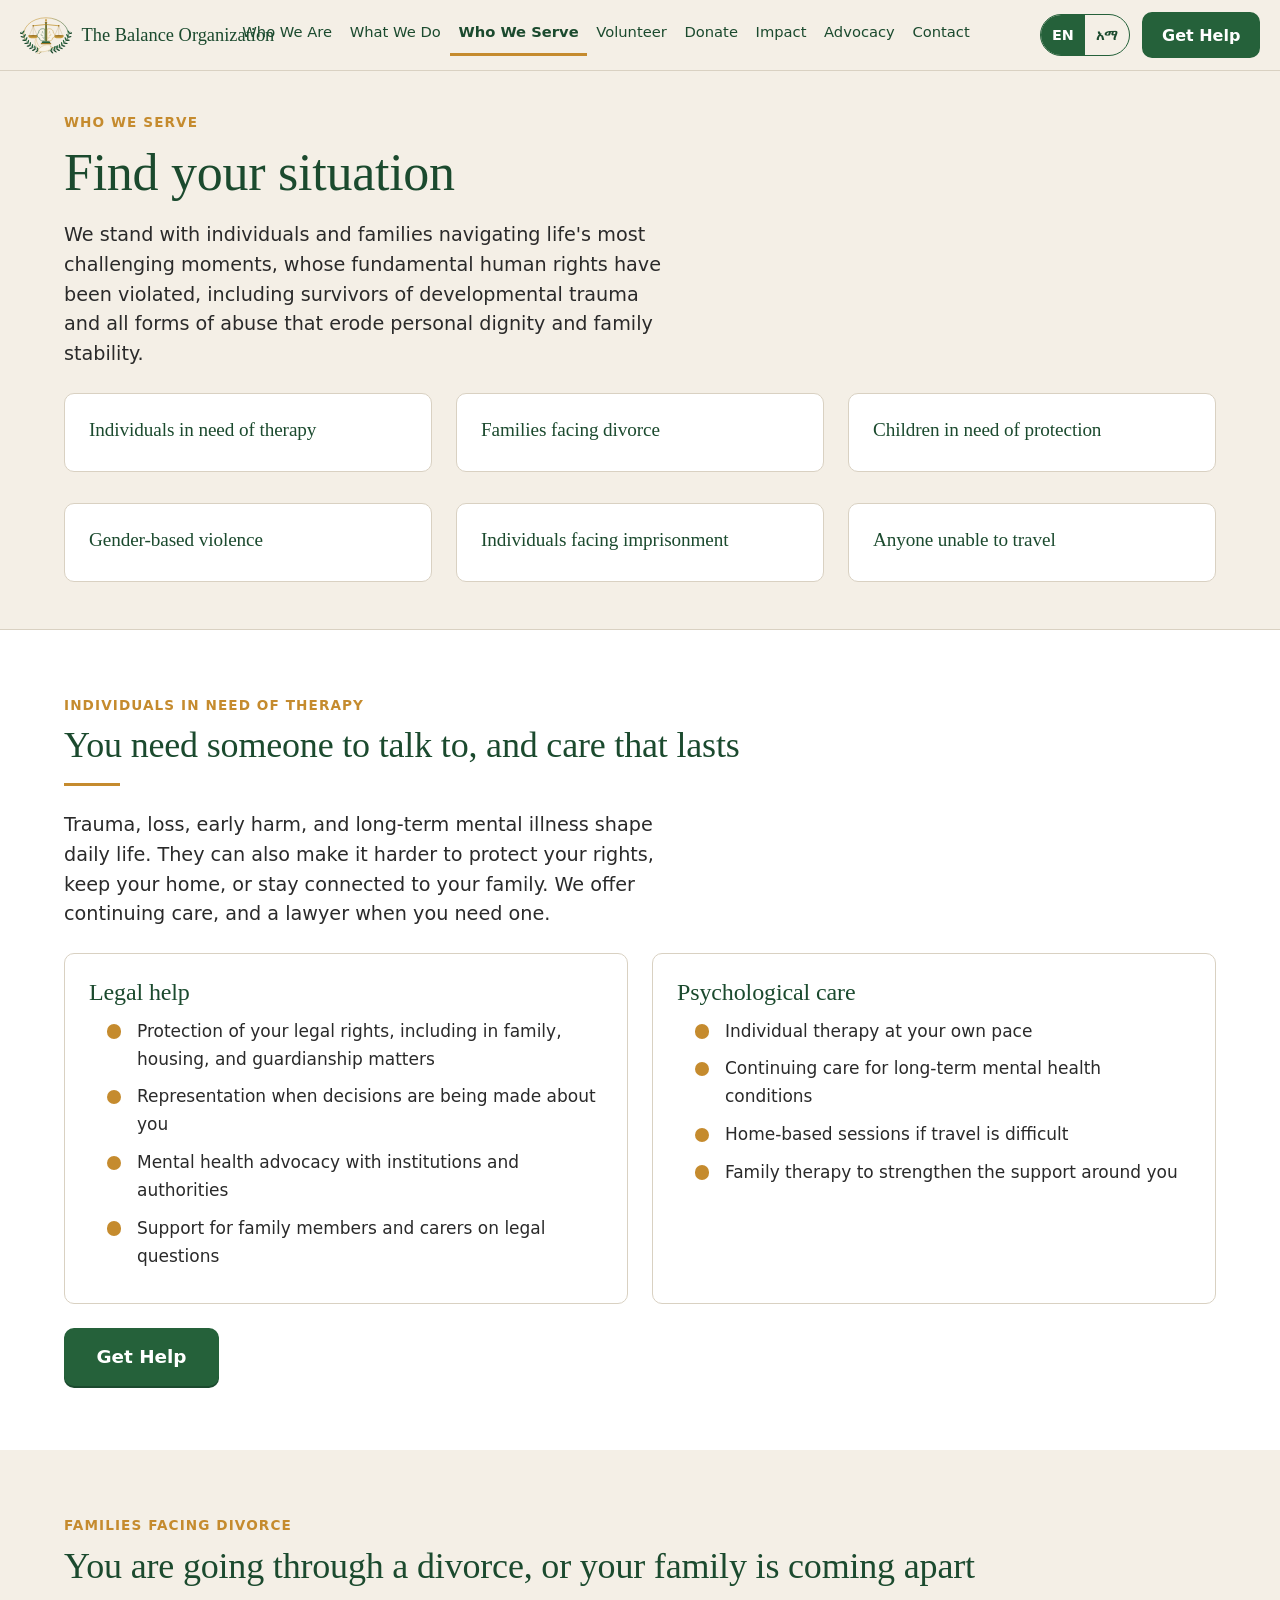
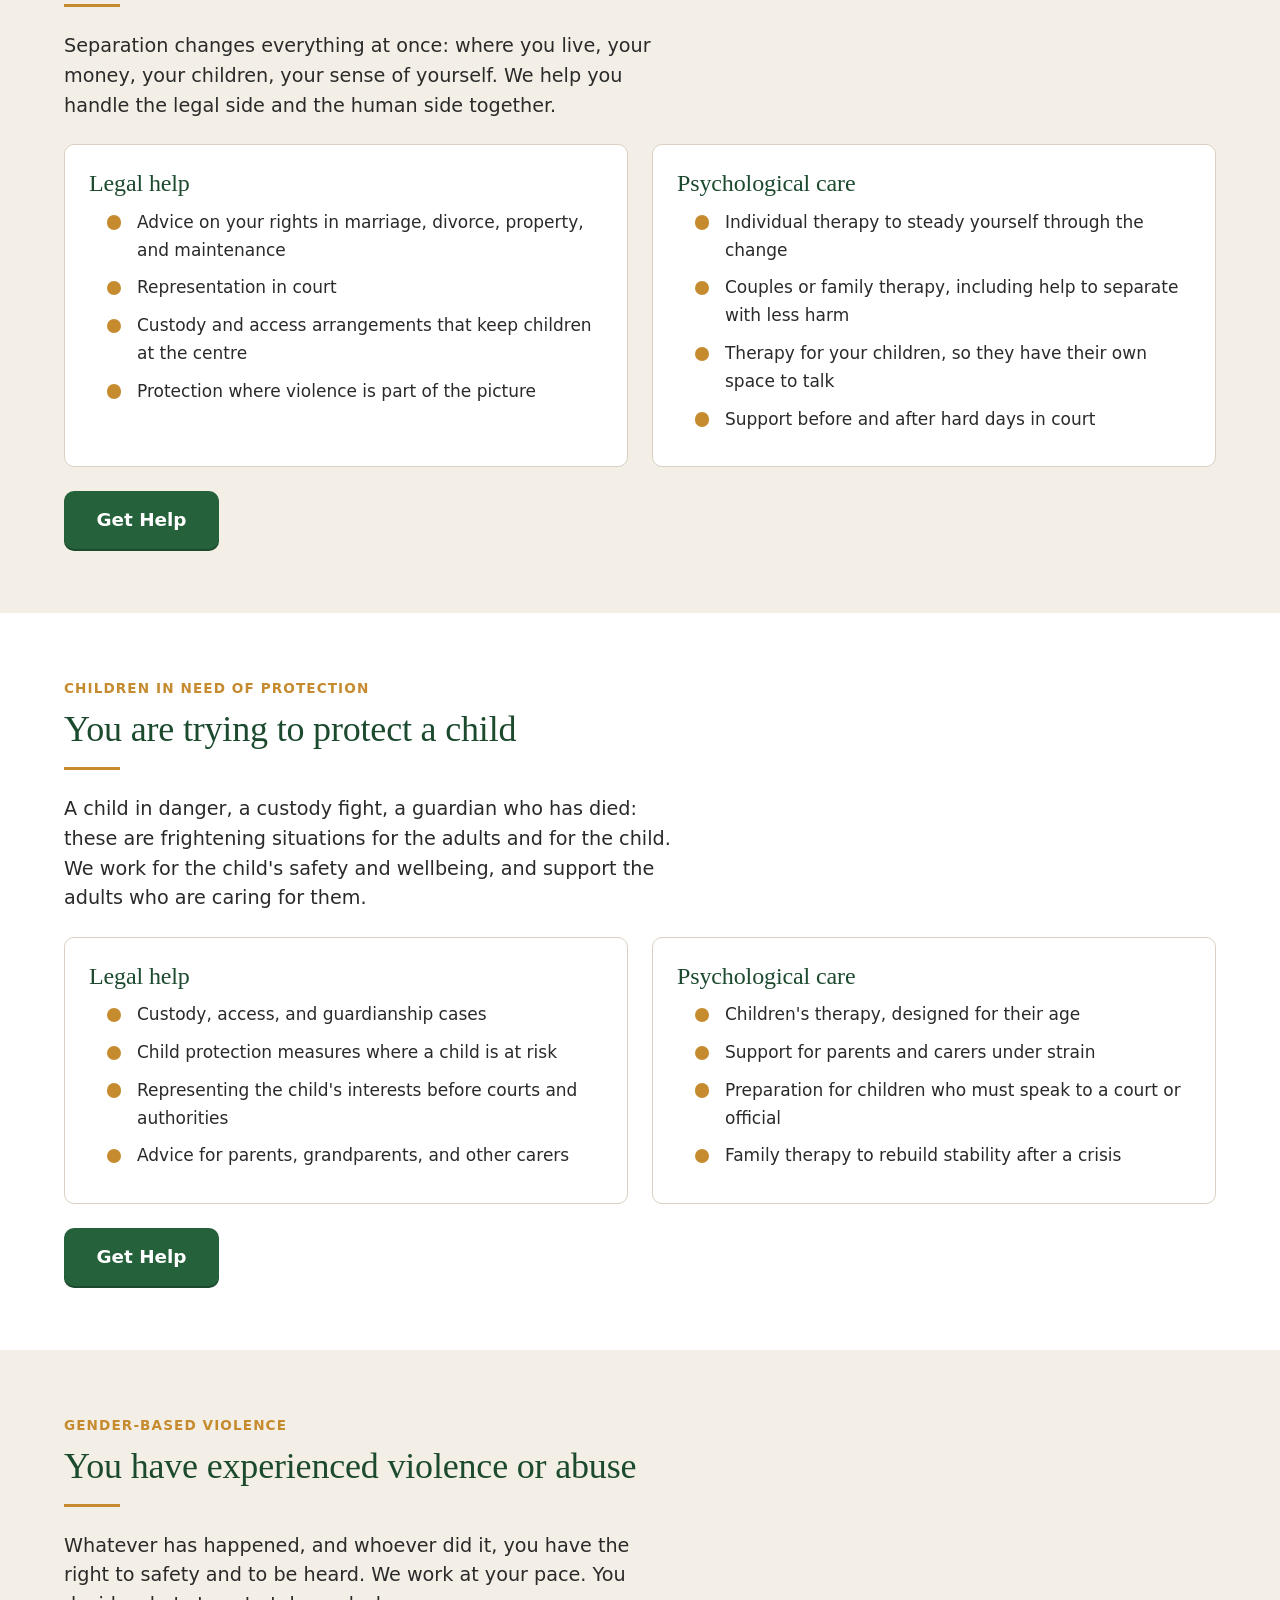
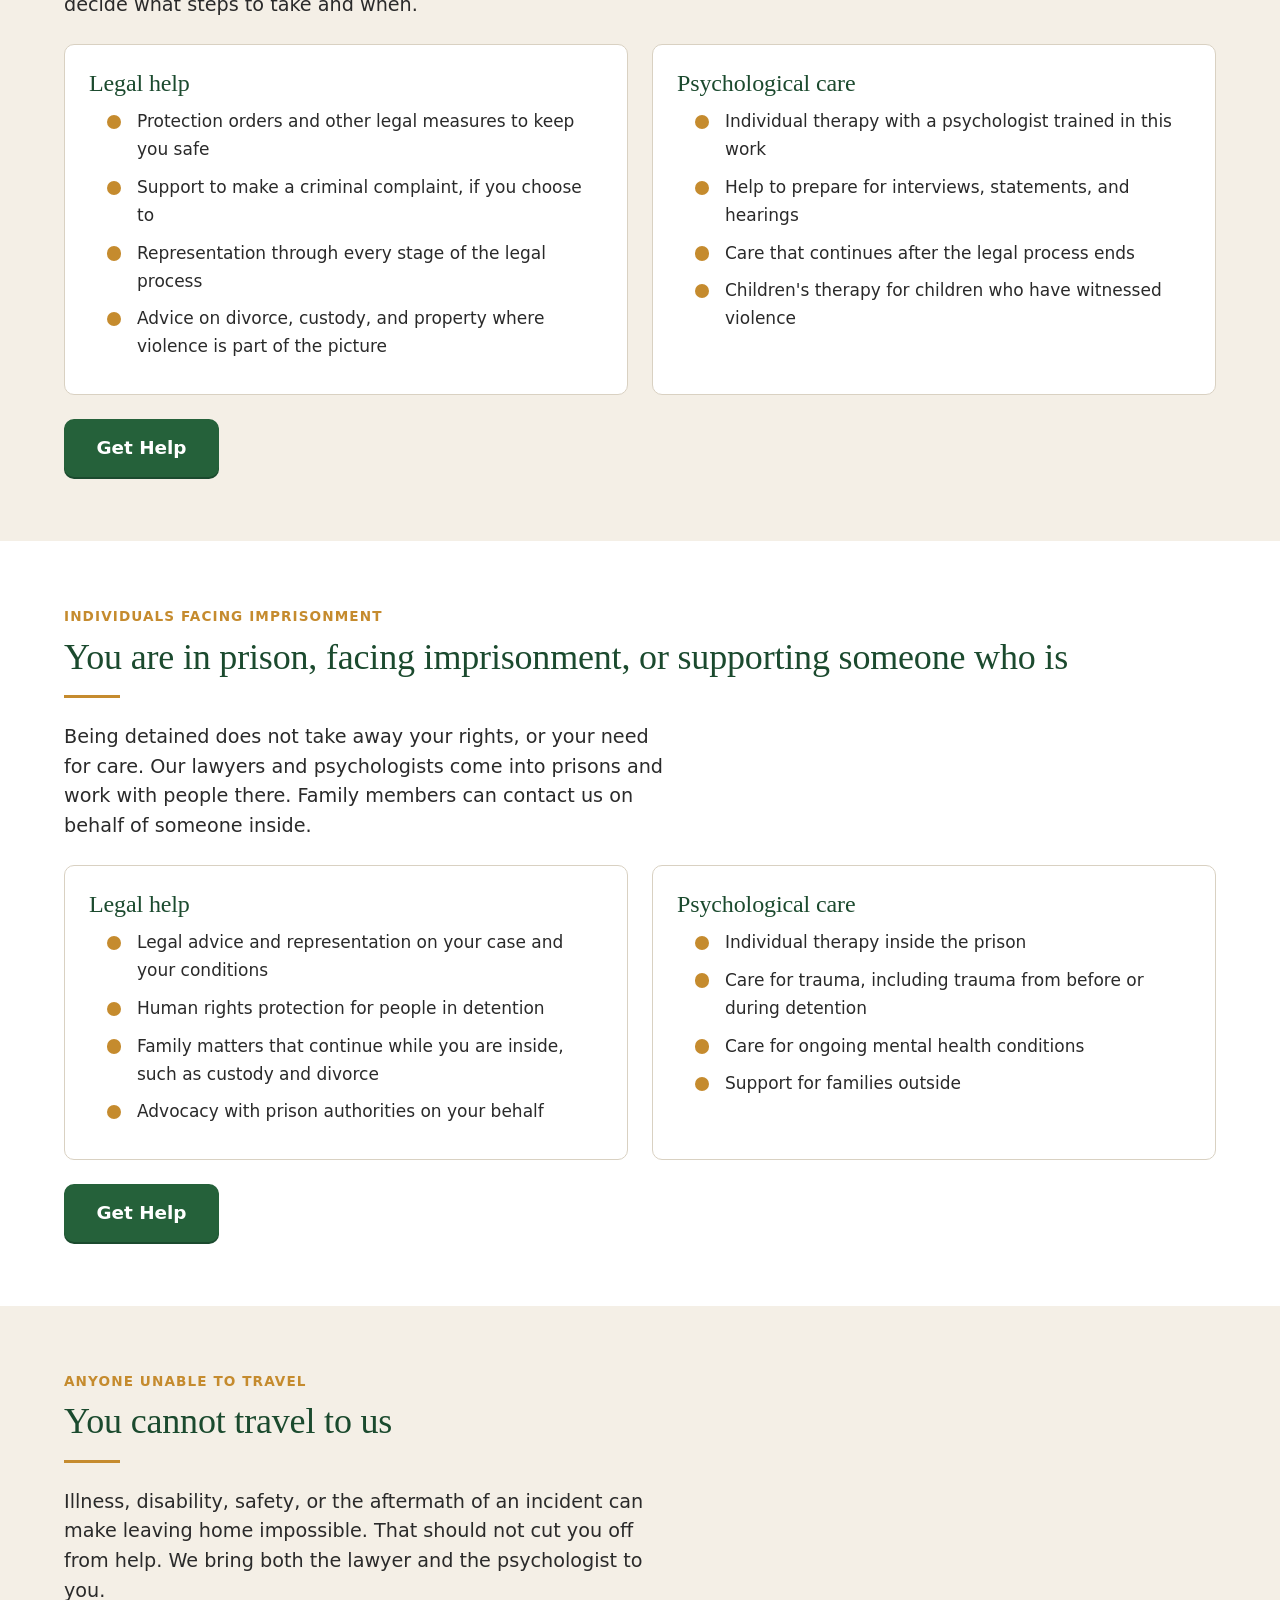
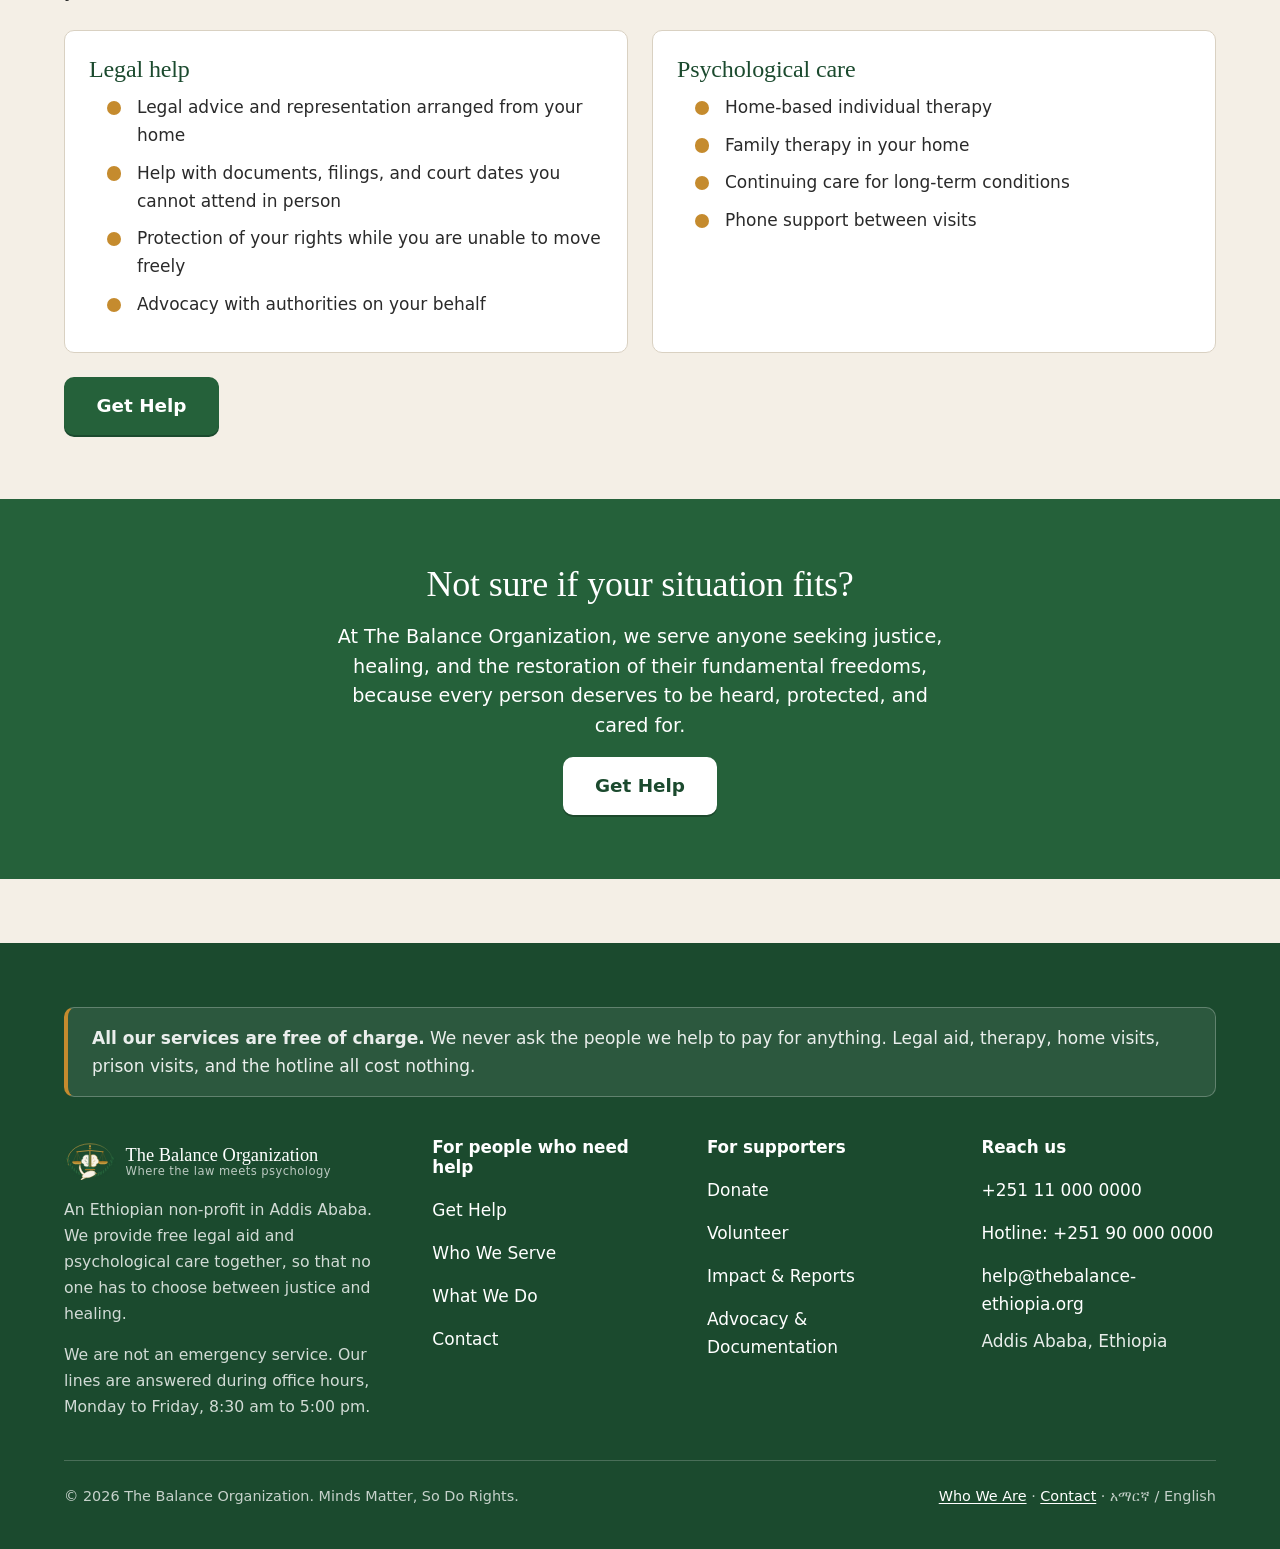
<file: who-we-serve.html>
<!DOCTYPE html>
<html lang="en">
<head>
  <meta charset="utf-8">
  <meta name="viewport" content="width=device-width, initial-scale=1">
  <title>Who We Serve · The Balance Organization</title>
  <meta name="description" content="Help for people in need of therapy, families facing divorce, children in need of protection, survivors of gender-based violence, people facing imprisonment, and anyone unable to travel.">
  <meta name="theme-color" content="#25613A">
  <link rel="icon" href="favicon.svg" type="image/svg+xml">
  <link rel="stylesheet" href="assets/css/style.css">
</head>
<body>
<a class="skip-link" href="#main">Skip to main content</a>
<header class="site-header">
  <div class="wrap site-header__bar">
    <a class="brand" href="index.html">
      <img class="brand__mark" src="assets/img/mark.svg" alt="" width="36" height="36">
      <span class="brand__name">The Balance Organization</span>
    </a>
    <nav class="site-nav" id="site-nav" aria-label="Main" data-open="false">
      <ul>
          <li><a href="who-we-are.html">Who We Are</a></li>
          <li><a href="what-we-do.html">What We Do</a></li>
          <li><a href="who-we-serve.html" aria-current="page">Who We Serve</a></li>
          <li><a href="volunteer.html">Volunteer</a></li>
          <li><a href="donate.html">Donate</a></li>
          <li><a href="impact.html">Impact</a></li>
          <li><a href="advocacy.html">Advocacy</a></li>
          <li><a href="contact.html">Contact</a></li>
      </ul>
    </nav>
    <div class="lang-toggle" role="group" aria-label="Language">
      <button type="button" data-lang="en" aria-pressed="true" lang="en">EN</button>
      <button type="button" data-lang="am" aria-pressed="false" lang="am">አማ</button>
    </div>
    <a class="btn btn--help" href="get-help.html">Get Help</a>
    <button class="nav-toggle" type="button" aria-controls="site-nav" aria-expanded="false">
      <span class="visually-hidden">Menu</span>
      <svg class="icon-menu" viewBox="0 0 24 24" fill="none" stroke="currentColor" stroke-width="2" stroke-linecap="round" aria-hidden="true"><path d="M4 7h16M4 12h16M4 17h16"/></svg>
      <svg class="icon-close" viewBox="0 0 24 24" fill="none" stroke="currentColor" stroke-width="2" stroke-linecap="round" aria-hidden="true"><path d="M6 6l12 12M18 6L6 18"/></svg>
    </button>
  </div>
  <div class="lang-notice" id="lang-notice" hidden>
    <div class="wrap">
      <p><span lang="am">የአማርኛ ገጾች በዝግጅት ላይ ናቸው። እባክዎ ይደውሉልን፦ <a href="tel:+251110000000">+251 11 000 0000</a>።</span><br>
      <span lang="en">Our Amharic pages are being prepared. Please call us on <a href="tel:+251110000000">+251 11 000 0000</a>.</span></p>
      <button type="button" data-close-lang-notice>Close</button>
    </div>
  </div>
</header>

<main id="main">

<section class="hero--page">
  <div class="wrap">
    <span class="eyebrow">Who We Serve</span>
    <h1>Find your situation</h1>
    <p class="lead measure">We stand with individuals and families navigating life's most challenging moments, whose fundamental human rights have been violated, including survivors of developmental trauma and all forms of abuse that erode personal dignity and family stability.</p>
    <ul class="grid grid--3 mt-3" style="list-style:none;padding:0">
      <li><a class="tile" href="#therapy"><h3>Individuals in need of therapy</h3></a></li>
      <li><a class="tile" href="#divorce"><h3>Families facing divorce</h3></a></li>
      <li><a class="tile" href="#children"><h3>Children in need of protection</h3></a></li>
      <li><a class="tile" href="#violence"><h3>Gender-based violence</h3></a></li>
      <li><a class="tile" href="#prison"><h3>Individuals facing imprisonment</h3></a></li>
      <li><a class="tile" href="#mobility"><h3>Anyone unable to travel</h3></a></li>
    </ul>
  </div>
</section>

<section class="section section--white" id="therapy">
  <div class="wrap">
    <span class="eyebrow">Individuals in need of therapy</span>
    <h2>You need someone to talk to, and care that lasts</h2>
    <hr class="rule">
    <p class="lead measure">Trauma, loss, early harm, and long-term mental illness shape daily life. They can also make it harder to protect your rights, keep your home, or stay connected to your family. We offer continuing care, and a lawyer when you need one.</p>
    <div class="grid grid--2 mt-3">
      <div class="card">
        <h3>Legal help</h3>
        <ul class="checklist"><li>Protection of your legal rights, including in family, housing, and guardianship matters</li><li>Representation when decisions are being made about you</li><li>Mental health advocacy with institutions and authorities</li><li>Support for family members and carers on legal questions</li></ul>
      </div>
      <div class="card">
        <h3>Psychological care</h3>
        <ul class="checklist"><li>Individual therapy at your own pace</li><li>Continuing care for long-term mental health conditions</li><li>Home-based sessions if travel is difficult</li><li>Family therapy to strengthen the support around you</li></ul>
      </div>
    </div>
    <p class="mt-3"><a class="btn btn--help" href="get-help.html">Get Help</a></p>
  </div>
</section>

<section class="section" id="divorce">
  <div class="wrap">
    <span class="eyebrow">Families facing divorce</span>
    <h2>You are going through a divorce, or your family is coming apart</h2>
    <hr class="rule">
    <p class="lead measure">Separation changes everything at once: where you live, your money, your children, your sense of yourself. We help you handle the legal side and the human side together.</p>
    <div class="grid grid--2 mt-3">
      <div class="card">
        <h3>Legal help</h3>
        <ul class="checklist"><li>Advice on your rights in marriage, divorce, property, and maintenance</li><li>Representation in court</li><li>Custody and access arrangements that keep children at the centre</li><li>Protection where violence is part of the picture</li></ul>
      </div>
      <div class="card">
        <h3>Psychological care</h3>
        <ul class="checklist"><li>Individual therapy to steady yourself through the change</li><li>Couples or family therapy, including help to separate with less harm</li><li>Therapy for your children, so they have their own space to talk</li><li>Support before and after hard days in court</li></ul>
      </div>
    </div>
    <p class="mt-3"><a class="btn btn--help" href="get-help.html">Get Help</a></p>
  </div>
</section>

<section class="section section--white" id="children">
  <div class="wrap">
    <span class="eyebrow">Children in need of protection</span>
    <h2>You are trying to protect a child</h2>
    <hr class="rule">
    <p class="lead measure">A child in danger, a custody fight, a guardian who has died: these are frightening situations for the adults and for the child. We work for the child's safety and wellbeing, and support the adults who are caring for them.</p>
    <div class="grid grid--2 mt-3">
      <div class="card">
        <h3>Legal help</h3>
        <ul class="checklist"><li>Custody, access, and guardianship cases</li><li>Child protection measures where a child is at risk</li><li>Representing the child's interests before courts and authorities</li><li>Advice for parents, grandparents, and other carers</li></ul>
      </div>
      <div class="card">
        <h3>Psychological care</h3>
        <ul class="checklist"><li>Children's therapy, designed for their age</li><li>Support for parents and carers under strain</li><li>Preparation for children who must speak to a court or official</li><li>Family therapy to rebuild stability after a crisis</li></ul>
      </div>
    </div>
    <p class="mt-3"><a class="btn btn--help" href="get-help.html">Get Help</a></p>
  </div>
</section>

<section class="section" id="violence">
  <div class="wrap">
    <span class="eyebrow">Gender-based violence</span>
    <h2>You have experienced violence or abuse</h2>
    <hr class="rule">
    <p class="lead measure">Whatever has happened, and whoever did it, you have the right to safety and to be heard. We work at your pace. You decide what steps to take and when.</p>
    <div class="grid grid--2 mt-3">
      <div class="card">
        <h3>Legal help</h3>
        <ul class="checklist"><li>Protection orders and other legal measures to keep you safe</li><li>Support to make a criminal complaint, if you choose to</li><li>Representation through every stage of the legal process</li><li>Advice on divorce, custody, and property where violence is part of the picture</li></ul>
      </div>
      <div class="card">
        <h3>Psychological care</h3>
        <ul class="checklist"><li>Individual therapy with a psychologist trained in this work</li><li>Help to prepare for interviews, statements, and hearings</li><li>Care that continues after the legal process ends</li><li>Children's therapy for children who have witnessed violence</li></ul>
      </div>
    </div>
    <p class="mt-3"><a class="btn btn--help" href="get-help.html">Get Help</a></p>
  </div>
</section>

<section class="section section--white" id="prison">
  <div class="wrap">
    <span class="eyebrow">Individuals facing imprisonment</span>
    <h2>You are in prison, facing imprisonment, or supporting someone who is</h2>
    <hr class="rule">
    <p class="lead measure">Being detained does not take away your rights, or your need for care. Our lawyers and psychologists come into prisons and work with people there. Family members can contact us on behalf of someone inside.</p>
    <div class="grid grid--2 mt-3">
      <div class="card">
        <h3>Legal help</h3>
        <ul class="checklist"><li>Legal advice and representation on your case and your conditions</li><li>Human rights protection for people in detention</li><li>Family matters that continue while you are inside, such as custody and divorce</li><li>Advocacy with prison authorities on your behalf</li></ul>
      </div>
      <div class="card">
        <h3>Psychological care</h3>
        <ul class="checklist"><li>Individual therapy inside the prison</li><li>Care for trauma, including trauma from before or during detention</li><li>Care for ongoing mental health conditions</li><li>Support for families outside</li></ul>
      </div>
    </div>
    <p class="mt-3"><a class="btn btn--help" href="get-help.html">Get Help</a></p>
  </div>
</section>

<section class="section" id="mobility">
  <div class="wrap">
    <span class="eyebrow">Anyone unable to travel</span>
    <h2>You cannot travel to us</h2>
    <hr class="rule">
    <p class="lead measure">Illness, disability, safety, or the aftermath of an incident can make leaving home impossible. That should not cut you off from help. We bring both the lawyer and the psychologist to you.</p>
    <div class="grid grid--2 mt-3">
      <div class="card">
        <h3>Legal help</h3>
        <ul class="checklist"><li>Legal advice and representation arranged from your home</li><li>Help with documents, filings, and court dates you cannot attend in person</li><li>Protection of your rights while you are unable to move freely</li><li>Advocacy with authorities on your behalf</li></ul>
      </div>
      <div class="card">
        <h3>Psychological care</h3>
        <ul class="checklist"><li>Home-based individual therapy</li><li>Family therapy in your home</li><li>Continuing care for long-term conditions</li><li>Phone support between visits</li></ul>
      </div>
    </div>
    <p class="mt-3"><a class="btn btn--help" href="get-help.html">Get Help</a></p>
  </div>
</section>

<section class="section section--green">
  <div class="wrap center">
    <h2>Not sure if your situation fits?</h2>
    <p class="lead measure">At The Balance Organization, we serve anyone seeking justice, healing, and the restoration of their fundamental freedoms, because every person deserves to be heard, protected, and cared for.</p>
    <a class="btn btn--help" href="get-help.html">Get Help</a>
  </div>
</section>

</main>
<footer class="site-footer">
  <div class="wrap">
    <div class="footer-free">
      <p><strong>All our services are free of charge.</strong> We never ask the people we help to pay for anything. Legal aid, therapy, home visits, prison visits, and the hotline all cost nothing.</p>
    </div>
    <div class="footer-grid">
      <div class="footer-brand">
        <a class="brand" href="index.html">
          <img class="brand__mark" src="assets/img/mark.svg" alt="" width="36" height="36">
          <span class="brand__name">The Balance Organization<small>Where the law meets psychology</small></span>
        </a>
        <p>An Ethiopian non-profit in Addis Ababa. We provide free legal aid and psychological care together, so that no one has to choose between justice and healing.</p>
        <p>We are not an emergency service. Our lines are answered during office hours, Monday to Friday, 8:30 am to 5:00 pm.</p>
      </div>
      <div>
        <h2>For people who need help</h2>
        <ul>
          <li><a href="get-help.html">Get Help</a></li>
          <li><a href="who-we-serve.html">Who We Serve</a></li>
          <li><a href="what-we-do.html">What We Do</a></li>
          <li><a href="contact.html">Contact</a></li>
        </ul>
      </div>
      <div>
        <h2>For supporters</h2>
        <ul>
          <li><a href="donate.html">Donate</a></li>
          <li><a href="volunteer.html">Volunteer</a></li>
          <li><a href="impact.html">Impact &amp; Reports</a></li>
          <li><a href="advocacy.html">Advocacy &amp; Documentation</a></li>
        </ul>
      </div>
      <div>
        <h2>Reach us</h2>
        <ul>
          <li><a href="tel:+251110000000">+251 11 000 0000</a></li>
          <li><a href="tel:+251900000000">Hotline: +251 90 000 0000</a></li>
          <li><a href="mailto:help@thebalance-ethiopia.org">help@thebalance-ethiopia.org</a></li>
          <li>Addis Ababa, Ethiopia</li>
        </ul>
      </div>
    </div>
    <div class="footer-bottom">
      <p>&copy; <span id="year">2026</span> The Balance Organization. Minds Matter, So Do Rights.</p>
      <p><a href="who-we-are.html">Who We Are</a> &middot; <a href="contact.html">Contact</a> &middot; <span lang="am">አማርኛ</span> / English</p>
    </div>
  </div>
</footer>
<script src="assets/js/main.js"></script>
</body>
</html>
</file>
<file: assets/css/style.css>
/* ==========================================================================
   The Balance Organization — site stylesheet
   Mobile-first. No external dependencies. System fonts for fast loading.
   ========================================================================== */

:root {
  --green: #25613A;
  --green-dark: #1B4A2E;
  --green-soft: #E4EEE5;
  --sand: #F4EFE6;
  --sand-deep: #EAE2D3;
  --gold: #C58B2E;
  --gold-soft: #F3E6CF;
  --charcoal: #2A2A2A;
  --ink-muted: #565656;
  --white: #FFFFFF;
  --line: #D9D1C2;
  --danger: #8A2B2B;

  --font-serif: Georgia, "Times New Roman", "Noto Serif Ethiopic", "Abyssinica SIL", serif;
  --font-sans: system-ui, -apple-system, "Segoe UI", Roboto, "Helvetica Neue", Arial, "Noto Sans Ethiopic", sans-serif;

  --measure: 38rem;
  --wrap: 72rem;
  --radius: 10px;
  --tap: 3rem; /* 48px minimum tap target */
  --space-1: 0.5rem;
  --space-2: 1rem;
  --space-3: 1.5rem;
  --space-4: 2.5rem;
  --space-5: 4rem;
  --space-6: 6rem;
}

/* --------------------------------------------------------------------------
   Reset / base
   -------------------------------------------------------------------------- */
*, *::before, *::after { box-sizing: border-box; }
html { -webkit-text-size-adjust: 100%; scroll-behavior: smooth; }
@media (prefers-reduced-motion: reduce) {
  html { scroll-behavior: auto; }
  *, *::before, *::after { transition: none !important; animation: none !important; }
}
body {
  margin: 0;
  font-family: var(--font-sans);
  font-size: 1.0625rem;
  line-height: 1.65;
  color: var(--charcoal);
  background: var(--sand);
}
img, svg { max-width: 100%; height: auto; display: block; }
h1, h2, h3, h4 {
  font-family: var(--font-serif);
  font-weight: 400;
  line-height: 1.2;
  color: var(--green-dark);
  margin: 0 0 var(--space-2);
  letter-spacing: -0.005em;
}
h1 { font-size: clamp(2rem, 6vw, 3.25rem); }
h2 { font-size: clamp(1.6rem, 4.5vw, 2.25rem); }
h3 { font-size: clamp(1.25rem, 3.5vw, 1.5rem); }
h4 { font-size: 1.125rem; font-family: var(--font-sans); font-weight: 600; }
p, ul, ol { margin: 0 0 var(--space-2); }
p:last-child, ul:last-child, ol:last-child { margin-bottom: 0; }
ul, ol { padding-left: 1.25rem; }
li { margin-bottom: 0.4rem; }
a { color: var(--green); text-underline-offset: 0.15em; }
a:hover { color: var(--green-dark); }
strong { font-weight: 600; }
small { font-size: 0.9rem; }
hr { border: 0; border-top: 1px solid var(--line); margin: var(--space-4) 0; }

:focus-visible {
  outline: 3px solid var(--gold);
  outline-offset: 3px;
  border-radius: 4px;
}

.visually-hidden {
  position: absolute !important;
  width: 1px; height: 1px;
  padding: 0; margin: -1px;
  overflow: hidden; clip: rect(0 0 0 0);
  white-space: nowrap; border: 0;
}

.skip-link {
  position: absolute; left: 0.5rem; top: -4rem;
  background: var(--green); color: var(--white);
  padding: 0.75rem 1rem; border-radius: var(--radius);
  z-index: 100; text-decoration: none;
}
.skip-link:focus { top: 0.5rem; }

/* --------------------------------------------------------------------------
   Layout helpers
   -------------------------------------------------------------------------- */
.wrap { width: min(100% - 2.5rem, var(--wrap)); margin-inline: auto; }
.measure { max-width: var(--measure); }
.center { text-align: center; }
.center .measure { margin-inline: auto; }

.section { padding: var(--space-5) 0; }
.section--tight { padding: var(--space-4) 0; }
.section--green { background: var(--green); color: var(--white); }
.section--green h1, .section--green h2, .section--green h3, .section--green h4 { color: var(--white); }
.section--green a { color: var(--white); }
.section--green .muted { color: rgba(255,255,255,0.85); }
.section--white { background: var(--white); }
.section--deep { background: var(--sand-deep); }

.eyebrow {
  font-family: var(--font-sans);
  font-size: 0.85rem;
  font-weight: 600;
  letter-spacing: 0.08em;
  text-transform: uppercase;
  color: var(--gold);
  margin-bottom: var(--space-1);
  display: block;
}
.section--green .eyebrow { color: var(--gold-soft); }
.lead { font-size: 1.2rem; line-height: 1.55; }
.muted { color: var(--ink-muted); }

.rule {
  width: 3.5rem; height: 3px; background: var(--gold);
  border: 0; margin: var(--space-2) 0 var(--space-3);
}
.center .rule { margin-inline: auto; }

.grid { display: grid; gap: var(--space-3); }
@media (min-width: 40em) {
  .grid--2 { grid-template-columns: repeat(2, 1fr); }
  .grid--3 { grid-template-columns: repeat(2, 1fr); }
}
@media (min-width: 60em) {
  .grid--3 { grid-template-columns: repeat(3, 1fr); }
  .grid--4 { grid-template-columns: repeat(4, 1fr); }
  .grid--sidebar { grid-template-columns: 2fr 1fr; align-items: start; }
}

.stack > * + * { margin-top: var(--space-2); }
.stack-lg > * + * { margin-top: var(--space-4); }

/* --------------------------------------------------------------------------
   Buttons — "Get Help" is always the most prominent element on the page.
   "Donate" is secondary and never sits in the same block as "Get Help".
   -------------------------------------------------------------------------- */
.btn {
  display: inline-flex; align-items: center; justify-content: center; gap: 0.5rem;
  min-height: var(--tap); padding: 0.85rem 1.5rem;
  font-family: var(--font-sans); font-size: 1.05rem; font-weight: 600;
  text-decoration: none; border-radius: var(--radius);
  border: 2px solid transparent; cursor: pointer;
  transition: background-color 120ms ease, color 120ms ease, border-color 120ms ease;
  line-height: 1.2; text-align: center;
}
.btn--help {
  background: var(--green); color: var(--white); border-color: var(--green);
  font-size: 1.15rem; padding: 1rem 1.9rem;
  box-shadow: 0 2px 0 var(--green-dark);
}
.btn--help:hover, .btn--help:focus-visible { background: var(--green-dark); border-color: var(--green-dark); color: var(--white); }
.section--green .btn--help { background: var(--white); color: var(--green-dark); border-color: var(--white); box-shadow: 0 2px 0 rgba(0,0,0,0.25); }
.section--green .btn--help:hover { background: var(--sand); color: var(--green-dark); border-color: var(--sand); }

.btn--secondary {
  background: transparent; color: var(--green-dark); border-color: var(--green);
}
.btn--secondary:hover, .btn--secondary:focus-visible { background: var(--green-soft); color: var(--green-dark); }
.section--green .btn--secondary { color: var(--white); border-color: rgba(255,255,255,0.7); }
.section--green .btn--secondary:hover { background: rgba(255,255,255,0.12); color: var(--white); }

.btn--quiet { background: transparent; color: var(--green); border-color: transparent; text-decoration: underline; text-underline-offset: 0.2em; }
.btn--block { display: flex; width: 100%; }
.btn--sm { min-height: 2.75rem; padding: 0.6rem 1.1rem; font-size: 0.98rem; }

.btn-note { display: block; margin-top: 0.75rem; font-size: 0.92rem; color: var(--ink-muted); }
.section--green .btn-note { color: rgba(255,255,255,0.85); }

/* --------------------------------------------------------------------------
   Header
   -------------------------------------------------------------------------- */
.site-header {
  background: var(--sand);
  border-bottom: 1px solid var(--line);
  position: sticky; top: 0; z-index: 50;
}
.site-header__bar {
  display: flex; flex-wrap: wrap; align-items: center; gap: 0.5rem;
  min-height: 4.25rem; padding: 0.5rem 0;
}
.brand {
  display: inline-flex; align-items: center; gap: 0.6rem;
  text-decoration: none; color: var(--green-dark);
  margin-right: auto; min-height: var(--tap);
}
.brand__mark { width: 3.25rem; height: auto; flex: none; }
.brand__name {
  font-family: var(--font-serif); font-size: 1.15rem; line-height: 1.1; white-space: nowrap;
}
@media (max-width: 30em) { .brand__name small { display: none; } }
.brand__name small { display: block; font-family: var(--font-sans); font-size: 0.72rem; color: var(--ink-muted); letter-spacing: 0.04em; }

.lang-toggle {
  display: inline-flex; border: 1px solid var(--green); border-radius: 999px;
  overflow: hidden; flex: none;
}
.lang-toggle button {
  min-width: 2.75rem; min-height: 2.5rem; padding: 0 0.7rem;
  background: transparent; border: 0; color: var(--green-dark);
  font-family: var(--font-sans); font-size: 0.9rem; font-weight: 600; cursor: pointer;
}
.lang-toggle button[aria-pressed="true"] { background: var(--green); color: var(--white); }

.nav-toggle {
  display: inline-flex; align-items: center; justify-content: center;
  width: var(--tap); height: var(--tap); flex: none;
  background: transparent; border: 1px solid var(--green); border-radius: var(--radius);
  color: var(--green-dark); cursor: pointer;
}
.nav-toggle svg { width: 1.4rem; height: 1.4rem; }
.nav-toggle .icon-close { display: none; }
.nav-toggle[aria-expanded="true"] .icon-menu { display: none; }
.nav-toggle[aria-expanded="true"] .icon-close { display: block; }

.site-header .btn--help { font-size: 1rem; padding: 0.7rem 1.1rem; min-height: 2.75rem; box-shadow: none; white-space: nowrap; }

.site-nav { display: none; flex-basis: 100%; order: 10; padding: 0.5rem 0 1rem; }
.site-nav[data-open="true"] { display: block; }
.site-nav ul { list-style: none; margin: 0; padding: 0; display: flex; flex-direction: column; }
.site-nav a {
  display: flex; align-items: center; min-height: var(--tap);
  padding: 0.5rem 0.75rem; text-decoration: none; color: var(--green-dark);
  font-weight: 500; border-radius: var(--radius); border-bottom: 1px solid var(--line);
}
.site-nav a:hover { background: var(--green-soft); }
.site-nav a[aria-current="page"] { font-weight: 700; box-shadow: inset 4px 0 0 var(--gold); }

@media (min-width: 75em) {
  .site-header .wrap { width: min(100% - 2.5rem, 90rem); }
  .site-header__bar { gap: 0.75rem; flex-wrap: nowrap; }
  .nav-toggle { display: none; }
  .site-nav { display: block; padding: 0; order: 0; margin-left: auto; margin-right: 0.5rem; }
  .brand { margin-right: 0; }
  .site-nav ul { flex-direction: row; gap: 0.1rem; }
  .site-nav a { border-bottom: 0; padding: 0.5rem 0.5rem; font-size: 0.92rem; white-space: nowrap; }
  .site-nav a[aria-current="page"] { box-shadow: inset 0 -3px 0 var(--gold); border-radius: 0; }
}

.lang-notice {
  background: var(--gold-soft); border-bottom: 1px solid var(--line);
  padding: 0.75rem 0; font-size: 0.95rem;
}
.lang-notice[hidden] { display: none; }
.lang-notice .wrap { display: flex; gap: 1rem; align-items: center; flex-wrap: wrap; }
.lang-notice p { margin: 0; flex: 1 1 18rem; }
.lang-notice button {
  min-height: 2.5rem; padding: 0 0.9rem; border-radius: 999px;
  background: transparent; border: 1px solid var(--charcoal); cursor: pointer; font-weight: 600;
}

/* --------------------------------------------------------------------------
   Hero
   -------------------------------------------------------------------------- */
.hero { padding: var(--space-4) 0 var(--space-5); }
.hero__inner { display: grid; gap: var(--space-4); align-items: center; }
.hero__art { max-width: 26rem; margin-inline: auto; width: 100%; }
.hero h1 { margin-bottom: 0.5rem; }
.hero .tagline { font-family: var(--font-serif); font-size: clamp(1.25rem, 3.5vw, 1.6rem); color: var(--gold); font-style: italic; margin-bottom: var(--space-3); }
.hero .lead { margin-bottom: var(--space-3); }
@media (min-width: 52em) {
  .hero__inner { grid-template-columns: 3fr 2fr; }
  .hero__art { max-width: none; }
}
.hero--page { padding: var(--space-4) 0; border-bottom: 1px solid var(--line); }
.hero--page h1 { margin-bottom: var(--space-2); }

/* --------------------------------------------------------------------------
   Cards, tiles, lists
   -------------------------------------------------------------------------- */
.card {
  background: var(--white); border: 1px solid var(--line); border-radius: var(--radius);
  padding: var(--space-3);
}
.card--green { background: var(--green); color: var(--white); border-color: var(--green); }
.card--green h2, .card--green h3, .card--green h4 { color: var(--white); }
.card--green a { color: var(--white); }
.card--soft { background: var(--sand-deep); border-color: var(--sand-deep); }
.card--accent { border-top: 4px solid var(--gold); }
.card h3 { margin-bottom: 0.6rem; }
.card ul { padding-left: 1.1rem; }

.tile {
  display: block; text-decoration: none; color: inherit;
  background: var(--white); border: 1px solid var(--line); border-radius: var(--radius);
  padding: var(--space-3); min-height: var(--tap);
  transition: border-color 120ms ease, transform 120ms ease;
}
.tile:hover, .tile:focus-visible { border-color: var(--green); }
.tile h3 { font-size: 1.2rem; margin-bottom: 0.4rem; }
.tile p { margin: 0; color: var(--ink-muted); font-size: 0.98rem; }
.tile .tile__go { display: inline-block; margin-top: 0.75rem; color: var(--green); font-weight: 600; }

.checklist { list-style: none; padding: 0; }
.checklist li { position: relative; padding-left: 1.9rem; margin-bottom: 0.6rem; }
.checklist li::before {
  content: ""; position: absolute; left: 0; top: 0.45em;
  width: 0.9rem; height: 0.9rem; border-radius: 50%;
  background: var(--gold);
}
.section--green .checklist li::before { background: var(--gold-soft); }

.steps { list-style: none; padding: 0; counter-reset: step; display: grid; gap: var(--space-3); }
.steps li { position: relative; padding-left: 3.6rem; counter-increment: step; }
.steps li::before {
  content: counter(step);
  position: absolute; left: 0; top: 0;
  width: 2.75rem; height: 2.75rem; border-radius: 50%;
  display: grid; place-items: center;
  background: var(--green); color: var(--white);
  font-family: var(--font-serif); font-size: 1.3rem;
}
.steps h3 { font-size: 1.25rem; margin-bottom: 0.3rem; }
.steps p { margin: 0; }
@media (min-width: 52em) { .steps--row { grid-template-columns: repeat(3, 1fr); } }

.definition dt { font-weight: 600; color: var(--green-dark); margin-top: var(--space-2); }
.definition dd { margin: 0.25rem 0 0; }

.quote-block {
  border-left: 4px solid var(--gold); padding: 0.5rem 0 0.5rem 1.25rem;
  font-family: var(--font-serif); font-size: clamp(1.25rem, 3.5vw, 1.6rem); line-height: 1.4;
  color: var(--green-dark); margin: var(--space-3) 0;
}
.section--green .quote-block, .card--green .quote-block, .model__bridge .quote-block { color: var(--white); border-left-color: var(--gold-soft); }

.notice {
  display: flex; gap: 0.9rem; align-items: flex-start;
  background: var(--white); border: 1px solid var(--line); border-left: 5px solid var(--green);
  border-radius: var(--radius); padding: var(--space-2) var(--space-3);
}
.notice svg { width: 1.6rem; height: 1.6rem; flex: none; margin-top: 0.15rem; color: var(--green); }
.notice p { margin: 0; }
.notice--gold { border-left-color: var(--gold); }
.notice--gold svg { color: var(--gold); }
.notice--calm { background: var(--green-soft); border-color: var(--green-soft); border-left-color: var(--green); }

/* Confidentiality block — required on Get Help and Contact */
.confidential {
  background: var(--white); border: 2px solid var(--green); border-radius: var(--radius);
  padding: var(--space-3);
}
.confidential h2, .confidential h3 { display: flex; align-items: center; gap: 0.6rem; margin-bottom: 0.75rem; }
.confidential svg { width: 1.6rem; height: 1.6rem; color: var(--green); flex: none; }

/* --------------------------------------------------------------------------
   Integrated model (What We Do)
   -------------------------------------------------------------------------- */
.model { display: grid; gap: var(--space-3); }
.model__col { background: var(--white); border: 1px solid var(--line); border-radius: var(--radius); padding: var(--space-3); }
.model__bridge {
  background: var(--green); color: var(--white); border-radius: var(--radius); padding: var(--space-3);
  display: flex; flex-direction: column; justify-content: center;
}
.model__bridge h2, .model__bridge h3 { color: var(--white); }
.model__bridge .eyebrow { color: var(--gold-soft); }
@media (min-width: 60em) {
  .model { grid-template-columns: 1fr 1.1fr 1fr; align-items: stretch; }
}

/* --------------------------------------------------------------------------
   Forms — large tap targets, plain labels, high contrast
   -------------------------------------------------------------------------- */
.form { background: var(--white); border: 1px solid var(--line); border-radius: var(--radius); padding: var(--space-3); }
.form fieldset { border: 0; padding: 0; margin: 0 0 var(--space-3); min-width: 0; }
.form legend { font-weight: 600; color: var(--green-dark); padding: 0; margin-bottom: 0.5rem; font-size: 1.05rem; }
.field { margin-bottom: var(--space-3); }
.field label, .field .label { display: block; font-weight: 600; margin-bottom: 0.4rem; color: var(--green-dark); }
.field .hint { display: block; font-weight: 400; color: var(--ink-muted); font-size: 0.92rem; margin-top: 0.15rem; }
.field input[type="text"], .field input[type="tel"], .field input[type="email"], .field input[type="number"],
.field select, .field textarea {
  width: 100%; min-height: var(--tap); padding: 0.7rem 0.9rem;
  font: inherit; color: var(--charcoal);
  background: var(--white); border: 2px solid #8C8579; border-radius: var(--radius);
}
.field input:focus, .field select:focus, .field textarea:focus { border-color: var(--green); outline: 3px solid var(--gold); outline-offset: 2px; }
.field textarea { min-height: 7rem; resize: vertical; }
.optional { font-weight: 400; color: var(--ink-muted); }

.choice { display: grid; gap: 0.5rem; }
.choice label {
  display: flex; align-items: flex-start; gap: 0.75rem;
  min-height: var(--tap); padding: 0.7rem 0.9rem;
  border: 2px solid var(--line); border-radius: var(--radius);
  background: var(--sand); font-weight: 500; cursor: pointer; margin: 0; color: var(--charcoal);
}
.choice label:hover { border-color: var(--green); }
.choice label:has(input:checked) { border-color: var(--green); background: var(--green-soft); }
.choice input { width: 1.35rem; height: 1.35rem; margin: 0.15rem 0 0; flex: none; accent-color: var(--green); }
.choice--row { grid-template-columns: repeat(auto-fit, minmax(8rem, 1fr)); }

.form-actions { margin-top: var(--space-3); }
.form-status { margin-top: var(--space-2); }
.form-status[hidden] { display: none; }
.form-success { background: var(--green-soft); border-radius: var(--radius); padding: var(--space-3); }
.form-success h3 { margin-bottom: 0.5rem; }
.error-text { color: var(--danger); font-weight: 600; }

/* --------------------------------------------------------------------------
   Donate — frequency side by side, monthly default
   -------------------------------------------------------------------------- */
.give-grid { display: grid; gap: var(--space-3); }
@media (min-width: 44em) { .give-grid { grid-template-columns: 1fr 1fr; } }
.give-card {
  background: var(--white); border: 2px solid var(--line); border-radius: var(--radius); padding: var(--space-3);
  position: relative;
}
.give-card[data-selected="true"] { border-color: var(--green); box-shadow: 0 0 0 3px var(--green-soft); }
.give-card__badge {
  position: absolute; top: -0.8rem; left: var(--space-3);
  background: var(--gold); color: var(--charcoal); font-size: 0.78rem; font-weight: 700;
  letter-spacing: 0.06em; text-transform: uppercase; padding: 0.25rem 0.7rem; border-radius: 999px;
}
.give-card h3 { margin-bottom: 0.25rem; }
.give-card .muted { margin-bottom: var(--space-2); }
.amounts { display: grid; grid-template-columns: repeat(2, 1fr); gap: 0.5rem; margin-bottom: 0.75rem; }
.amounts label {
  display: flex; align-items: center; justify-content: center; min-height: var(--tap);
  border: 2px solid var(--line); border-radius: var(--radius); background: var(--sand);
  font-weight: 600; cursor: pointer; margin: 0; text-align: center; padding: 0.5rem;
}
.amounts label:has(input:checked) { border-color: var(--green); background: var(--green); color: var(--white); }
.amounts input { position: absolute; opacity: 0; width: 0; height: 0; }
.amount-custom { display: flex; gap: 0.5rem; align-items: center; }
.amount-custom input { flex: 1; min-width: 0; }
.amount-custom select { min-height: var(--tap); border: 2px solid #8C8579; border-radius: var(--radius); padding: 0 0.6rem; font: inherit; background: var(--white); }

.fund-grid { display: grid; gap: 0.75rem; }
@media (min-width: 44em) { .fund-grid { grid-template-columns: 1fr 1fr; } }
.fund {
  display: flex; gap: 0.9rem; align-items: flex-start;
  background: var(--white); border: 2px solid var(--line); border-radius: var(--radius);
  padding: var(--space-2) var(--space-3); cursor: pointer; margin: 0; min-height: var(--tap);
}
.fund:hover { border-color: var(--green); }
.fund:has(input:checked) { border-color: var(--green); background: var(--green-soft); }
.fund input { width: 1.35rem; height: 1.35rem; margin-top: 0.25rem; flex: none; accent-color: var(--green); }
.fund strong { display: block; color: var(--green-dark); font-family: var(--font-serif); font-weight: 400; font-size: 1.15rem; margin-bottom: 0.2rem; }
.fund span { color: var(--ink-muted); font-size: 0.98rem; }

.give-summary { background: var(--sand-deep); border-radius: var(--radius); padding: var(--space-2) var(--space-3); margin-bottom: var(--space-2); }
.give-summary p { margin: 0; }

.payment[hidden] { display: none; }

/* --------------------------------------------------------------------------
   Two paths (Volunteer)
   -------------------------------------------------------------------------- */
.path { display: flex; flex-direction: column; }
.path .btn { margin-top: auto; }
.path dl { margin: 0 0 var(--space-3); }
.path dt { font-weight: 600; color: var(--green-dark); margin-top: var(--space-2); font-size: 0.95rem; letter-spacing: 0.02em; text-transform: uppercase; }
.path dt:first-child { margin-top: 0; }
.path dd { margin: 0.2rem 0 0; }

/* --------------------------------------------------------------------------
   Reports list
   -------------------------------------------------------------------------- */
.report-list { list-style: none; padding: 0; margin: 0; }
.report-list li {
  display: flex; flex-wrap: wrap; gap: 0.5rem 1rem; align-items: center; justify-content: space-between;
  background: var(--white); border: 1px solid var(--line); border-radius: var(--radius);
  padding: var(--space-2) var(--space-3); margin-bottom: 0.75rem;
}
.report-list .report__meta { color: var(--ink-muted); font-size: 0.92rem; display: block; }
.report-list a.btn { flex: none; }

/* --------------------------------------------------------------------------
   Contact
   -------------------------------------------------------------------------- */
.contact-list { list-style: none; padding: 0; margin: 0; display: grid; gap: var(--space-2); }
.contact-list li { display: flex; gap: 0.9rem; align-items: flex-start; }
.contact-list svg { width: 1.6rem; height: 1.6rem; color: var(--green); flex: none; margin-top: 0.15rem; }
.contact-list strong { display: block; color: var(--green-dark); }
.contact-list a { font-size: 1.15rem; font-weight: 600; text-decoration: none; display: inline-block; min-height: var(--tap); padding: 0.5rem 0; }
.contact-list a:hover { text-decoration: underline; }

/* --------------------------------------------------------------------------
   Footer
   -------------------------------------------------------------------------- */
.site-footer { background: var(--green-dark); color: rgba(255,255,255,0.9); padding: var(--space-5) 0 var(--space-4); margin-top: var(--space-5); }
.site-footer a { color: var(--white); }
.site-footer h2 { color: var(--white); font-size: 1.05rem; font-family: var(--font-sans); font-weight: 600; margin-bottom: 0.75rem; }
.site-footer ul { list-style: none; padding: 0; margin: 0; }
.site-footer li { margin-bottom: 0.15rem; }
.site-footer li a { display: inline-block; padding: 0.4rem 0; text-decoration: none; }
.site-footer li a:hover { text-decoration: underline; }
.footer-free {
  background: rgba(255,255,255,0.08); border: 1px solid rgba(255,255,255,0.25); border-left: 4px solid var(--gold);
  border-radius: var(--radius); padding: var(--space-2) var(--space-3); margin-bottom: var(--space-4);
}
.footer-free p { margin: 0; }
.footer-grid { display: grid; gap: var(--space-4); }
@media (min-width: 48em) { .footer-grid { grid-template-columns: 1.4fr 1fr 1fr 1fr; } }
.footer-brand .brand { color: var(--white); margin-bottom: 0.75rem; }
.footer-brand .brand__name small { color: rgba(255,255,255,0.7); }
.footer-brand p { color: rgba(255,255,255,0.8); font-size: 0.98rem; }
.footer-bottom { border-top: 1px solid rgba(255,255,255,0.2); margin-top: var(--space-4); padding-top: var(--space-3); font-size: 0.9rem; color: rgba(255,255,255,0.75); display: flex; flex-wrap: wrap; gap: 0.5rem 1.5rem; justify-content: space-between; }
.footer-bottom p { margin: 0; }

/* --------------------------------------------------------------------------
   Utilities
   -------------------------------------------------------------------------- */
.mt-2 { margin-top: var(--space-2); } .mt-3 { margin-top: var(--space-3); } .mt-4 { margin-top: var(--space-4); }
.mb-2 { margin-bottom: var(--space-2); } .mb-3 { margin-bottom: var(--space-3); } .mb-4 { margin-bottom: var(--space-4); }
.flow-actions { display: flex; flex-wrap: wrap; gap: 0.75rem; align-items: center; }
.art { max-width: 22rem; margin-inline: auto; }
.art--wide { max-width: 34rem; }
.logo-frame { background: var(--white); border: 1px solid var(--line); border-radius: var(--radius); padding: var(--space-3); }
.two-up { display: grid; gap: var(--space-4); align-items: center; }
@media (min-width: 52em) { .two-up { grid-template-columns: 1fr 1fr; } .two-up--art-left .two-up__art { order: -1; } }

@media print {
  .site-header, .site-footer, .nav-toggle, .lang-toggle, .btn { display: none !important; }
  body { background: #fff; color: #000; }
}

/* --------------------------------------------------------------------------
   Home: logo hero and photo band
   -------------------------------------------------------------------------- */
.hero--home .wordmark { font-size: clamp(2.1rem, 6.5vw, 3.4rem); letter-spacing: 0.01em; text-transform: uppercase; margin-bottom: 0.4rem; }
.hero--home .tagline { margin-bottom: var(--space-3); }
.hero__logo { background: #FBF8F2; border: 1px solid var(--line); border-radius: var(--radius); overflow: hidden; }
.hero__logo img { width: 100%; height: auto; display: block; }
@media (min-width: 52em) { .hero--home .hero__inner { grid-template-columns: 1.1fr 1fr; } }
.photo-band { padding: 0 0 var(--space-4); }
.photo-band img { width: 100%; height: auto; border-radius: var(--radius); display: block; }
</file>
